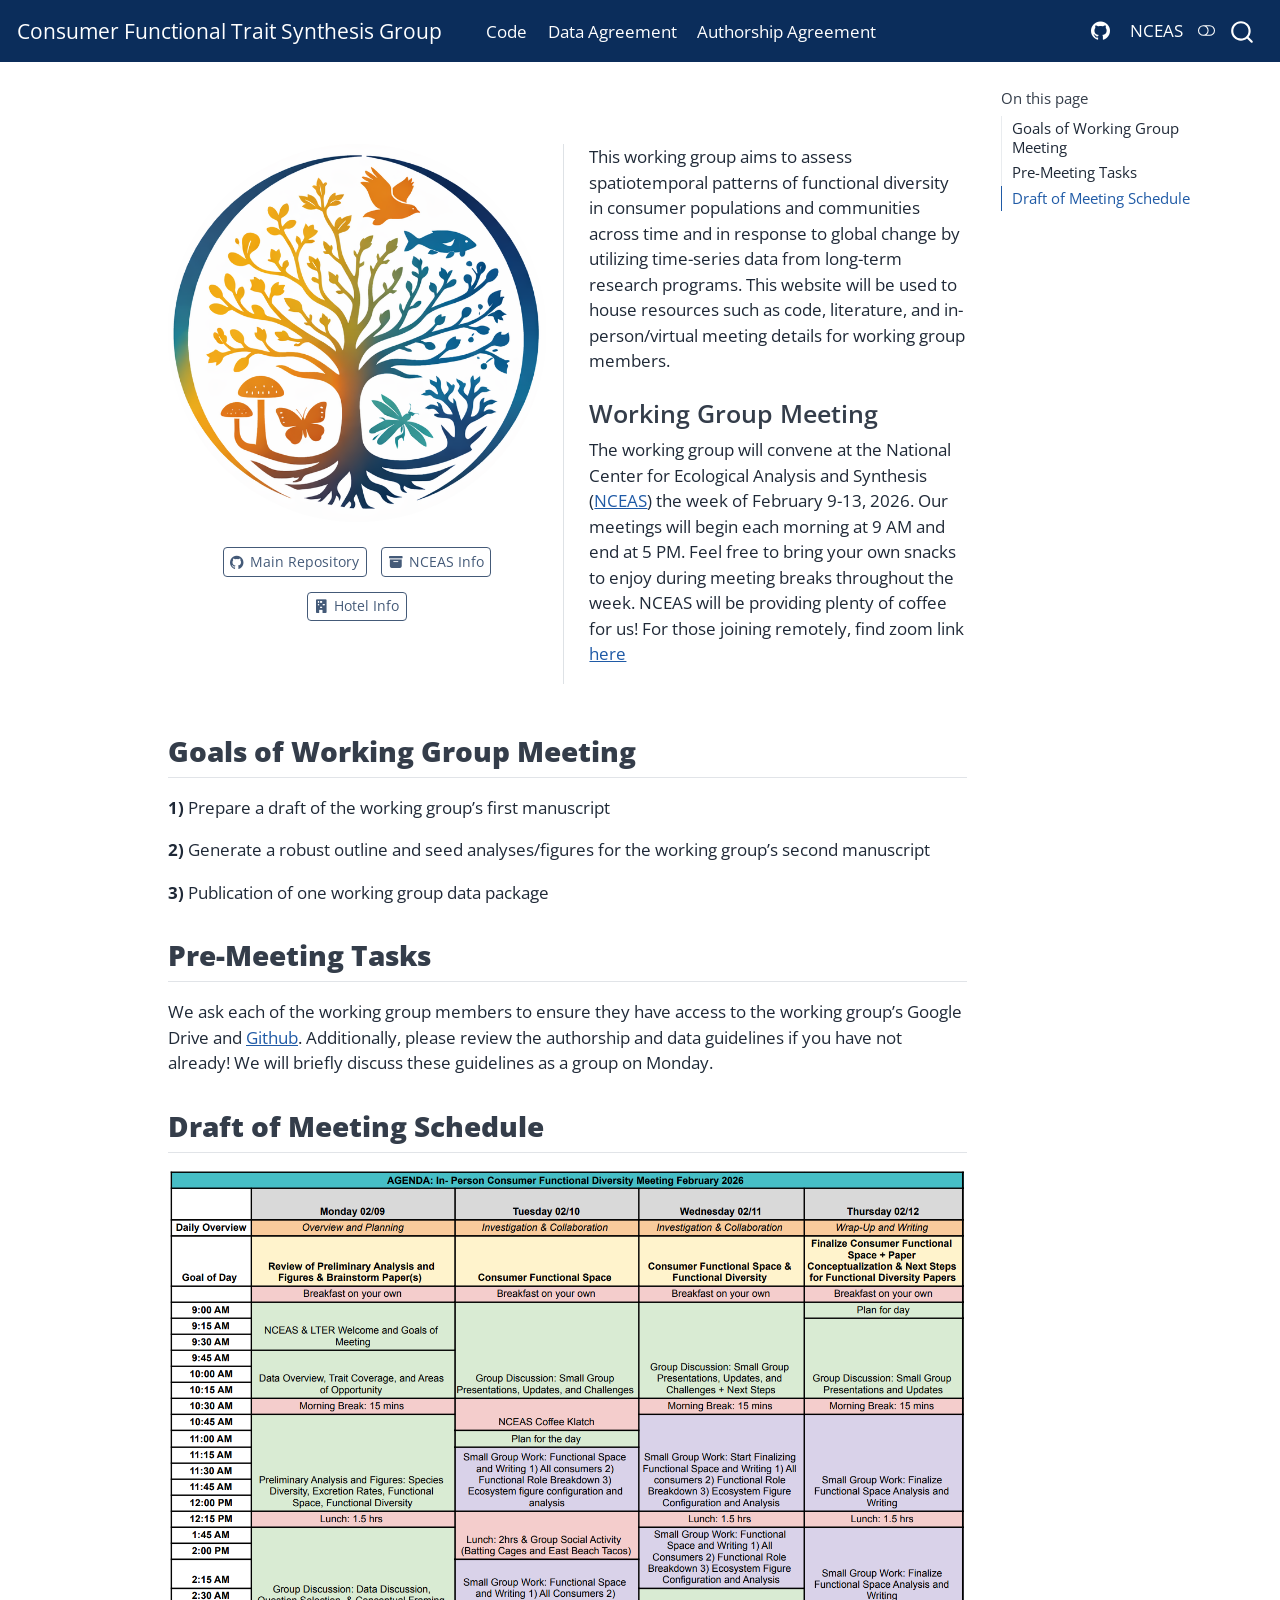
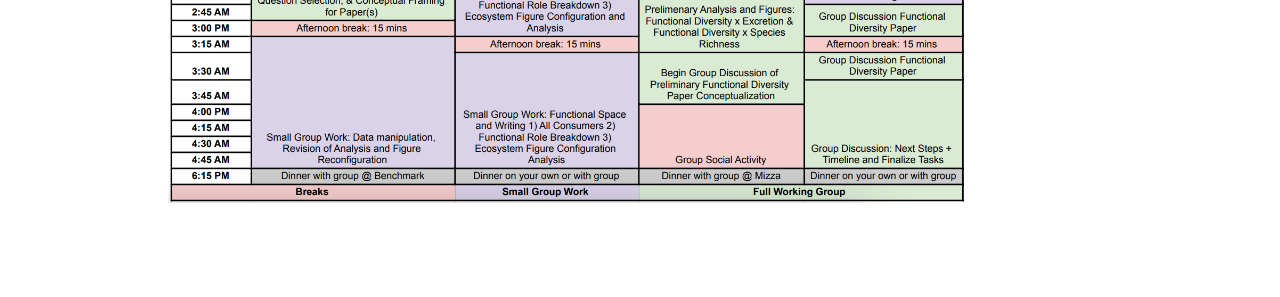
<file: docs/index.html>
<!DOCTYPE html>
<html xmlns="http://www.w3.org/1999/xhtml" lang="en" xml:lang="en"><head>

<meta charset="utf-8">
<meta name="generator" content="quarto-1.3.361">

<meta name="viewport" content="width=device-width, initial-scale=1.0, user-scalable=yes">


<title>Consumer Functional Trait Synthesis Group</title>
<style>
code{white-space: pre-wrap;}
span.smallcaps{font-variant: small-caps;}
div.columns{display: flex; gap: min(4vw, 1.5em);}
div.column{flex: auto; overflow-x: auto;}
div.hanging-indent{margin-left: 1.5em; text-indent: -1.5em;}
ul.task-list{list-style: none;}
ul.task-list li input[type="checkbox"] {
  width: 0.8em;
  margin: 0 0.8em 0.2em -1em; /* quarto-specific, see https://github.com/quarto-dev/quarto-cli/issues/4556 */ 
  vertical-align: middle;
}
</style>


<script src="site_libs/quarto-nav/quarto-nav.js"></script>
<script src="site_libs/quarto-nav/headroom.min.js"></script>
<script src="site_libs/clipboard/clipboard.min.js"></script>
<script src="site_libs/quarto-search/autocomplete.umd.js"></script>
<script src="site_libs/quarto-search/fuse.min.js"></script>
<script src="site_libs/quarto-search/quarto-search.js"></script>
<meta name="quarto:offset" content="./">
<link href="./images/hexasticker_mFD.png" rel="icon" type="image/png">
<script src="site_libs/quarto-html/quarto.js"></script>
<script src="site_libs/quarto-html/popper.min.js"></script>
<script src="site_libs/quarto-html/tippy.umd.min.js"></script>
<link href="site_libs/quarto-html/tippy.css" rel="stylesheet">
<link href="site_libs/quarto-html/quarto-syntax-highlighting.css" rel="stylesheet" class="quarto-color-scheme" id="quarto-text-highlighting-styles">
<link href="site_libs/quarto-html/quarto-syntax-highlighting-dark.css" rel="prefetch" class="quarto-color-scheme quarto-color-alternate" id="quarto-text-highlighting-styles">
<script src="site_libs/bootstrap/bootstrap.min.js"></script>
<link href="site_libs/bootstrap/bootstrap-icons.css" rel="stylesheet">
<link href="site_libs/bootstrap/bootstrap.min.css" rel="stylesheet" class="quarto-color-scheme" id="quarto-bootstrap" data-mode="light">
<link href="site_libs/bootstrap/bootstrap-dark.min.css" rel="prefetch" class="quarto-color-scheme quarto-color-alternate" id="quarto-bootstrap" data-mode="dark">
<script id="quarto-search-options" type="application/json">{
  "location": "navbar",
  "copy-button": false,
  "collapse-after": 3,
  "panel-placement": "end",
  "type": "overlay",
  "limit": 20,
  "language": {
    "search-no-results-text": "No results",
    "search-matching-documents-text": "matching documents",
    "search-copy-link-title": "Copy link to search",
    "search-hide-matches-text": "Hide additional matches",
    "search-more-match-text": "more match in this document",
    "search-more-matches-text": "more matches in this document",
    "search-clear-button-title": "Clear",
    "search-detached-cancel-button-title": "Cancel",
    "search-submit-button-title": "Submit",
    "search-label": "Search"
  }
}</script>


</head>

<body class="nav-fixed">

<div id="quarto-search-results"></div>
  <header id="quarto-header" class="headroom fixed-top">
    <nav class="navbar navbar-expand-lg navbar-dark ">
      <div class="navbar-container container-fluid">
      <div class="navbar-brand-container">
    <a class="navbar-brand" href="./index.html">
    <span class="navbar-title">Consumer Functional Trait Synthesis Group</span>
    </a>
  </div>
            <div id="quarto-search" class="" title="Search"></div>
          <button class="navbar-toggler" type="button" data-bs-toggle="collapse" data-bs-target="#navbarCollapse" aria-controls="navbarCollapse" aria-expanded="false" aria-label="Toggle navigation" onclick="if (window.quartoToggleHeadroom) { window.quartoToggleHeadroom(); }">
  <span class="navbar-toggler-icon"></span>
</button>
          <div class="collapse navbar-collapse" id="navbarCollapse">
            <ul class="navbar-nav navbar-nav-scroll me-auto">
  <li class="nav-item">
    <a class="nav-link" href="./code.html" rel="" target="">
 <span class="menu-text">Code</span></a>
  </li>  
  <li class="nav-item">
    <a class="nav-link" href="./data_agreement.html" rel="" target="">
 <span class="menu-text">Data Agreement</span></a>
  </li>  
  <li class="nav-item">
    <a class="nav-link" href="./auth_agreement.html" rel="" target="">
 <span class="menu-text">Authorship Agreement</span></a>
  </li>  
</ul>
            <ul class="navbar-nav navbar-nav-scroll ms-auto">
  <li class="nav-item compact">
    <a class="nav-link" href="https://github.com/lter/lter-sparc-consumer-fxn-diversity" rel="" target=""><i class="bi bi-github" role="img">
</i> 
 <span class="menu-text"></span></a>
  </li>  
  <li class="nav-item">
    <a class="nav-link" href="https://www.nceas.ucsb.edu/visiting-NCEAS" rel="" target="">
 <span class="menu-text">NCEAS</span></a>
  </li>  
</ul>
            <div class="quarto-navbar-tools">
  <a href="" class="quarto-color-scheme-toggle quarto-navigation-tool  px-1" onclick="window.quartoToggleColorScheme(); return false;" title="Toggle dark mode"><i class="bi"></i></a>
</div>
          </div> <!-- /navcollapse -->
      </div> <!-- /container-fluid -->
    </nav>
</header>
<!-- content -->
<div id="quarto-content" class="quarto-container page-columns page-rows-contents page-layout-article page-navbar">
<!-- sidebar -->
<!-- margin-sidebar -->
    <div id="quarto-margin-sidebar" class="sidebar margin-sidebar">
        <nav id="TOC" role="doc-toc" class="toc-active">
    <h2 id="toc-title">On this page</h2>
   
  <ul>
  <li><a href="#goals-of-working-group-meeting" id="toc-goals-of-working-group-meeting" class="nav-link active" data-scroll-target="#goals-of-working-group-meeting"><strong>Goals of Working Group Meeting</strong></a></li>
  <li><a href="#pre-meeting-tasks" id="toc-pre-meeting-tasks" class="nav-link" data-scroll-target="#pre-meeting-tasks"><strong>Pre-Meeting Tasks</strong></a></li>
  <li><a href="#draft-of-meeting-schedule" id="toc-draft-of-meeting-schedule" class="nav-link" data-scroll-target="#draft-of-meeting-schedule"><strong>Draft of Meeting Schedule</strong></a></li>
  </ul>
</nav>
    </div>
<!-- main -->
<main class="content" id="quarto-document-content">



<div class="quarto-about-trestles">
  <div class="about-entity">
    <img src="images/fnxDiversity image.png" class="about-image
  round " style="height: 10cm; width: 10cm;">
    <div class="about-links">
  <a href="https://github.com/lter/lter-sparc-consumer-fxn-diversity" class="about-link" rel="" target="">
    <i class="bi bi-github"></i>
     <span class="about-link-text">Main Repository</span>
  </a>
  <a href="https://www.nceas.ucsb.edu/visiting-NCEAS" class="about-link" rel="" target="">
    <i class="bi bi-archive-fill"></i>
     <span class="about-link-text">NCEAS Info</span>
  </a>
  <a href="https://uphamhotel.com/" class="about-link" rel="" target="">
    <i class="bi bi-building-fill"></i>
     <span class="about-link-text">Hotel Info</span>
  </a>
</div>
  </div>
  <div class="about-contents"><div id="header">
<p>This working group aims to assess spatiotemporal patterns of functional diversity in consumer populations and communities across time and in response to global change by utilizing time-series data from long-term research programs. This website will be used to house resources such as code, literature, and in-person/virtual meeting details for working group members.</p>
<section id="working-group-meeting" class="level3">
<h3 data-anchor-id="working-group-meeting">Working Group Meeting</h3>
<p>The working group will convene at the National Center for Ecological Analysis and Synthesis (<a href="https://www.nceas.ucsb.edu/">NCEAS</a>) the week of February 9-13, 2026. Our meetings will begin each morning at 9 AM and end at 5 PM. Feel free to bring your own snacks to enjoy during meeting breaks throughout the week. NCEAS will be providing plenty of coffee for us! For those joining remotely, find zoom link <a href="https://ucsb.zoom.us/j/82585962094?pwd=4uXbTAja5N0ax3fXkJzKXabPJ9amWF.1">here</a></p>
</section>
</div></div>
</div>

<section id="goals-of-working-group-meeting" class="level2">
<h2 data-anchor-id="goals-of-working-group-meeting"><strong>Goals of Working Group Meeting</strong></h2>
<p><strong>1)</strong> Prepare a draft of the working group’s first manuscript</p>
<p><strong>2)</strong> Generate a robust outline and seed analyses/figures for the working group’s second manuscript</p>
<p><strong>3)</strong> Publication of one working group data package</p>
</section>
<section id="pre-meeting-tasks" class="level2">
<h2 data-anchor-id="pre-meeting-tasks"><strong>Pre-Meeting Tasks</strong></h2>
<p>We ask each of the working group members to ensure they have access to the working group’s Google Drive and <a href="https://github.com/lter/lter-sparc-consumer-fxn-diversity">Github</a>. Additionally, please review the authorship and data guidelines if you have not already! We will briefly discuss these guidelines as a group on Monday.</p>
</section>
<section id="draft-of-meeting-schedule" class="level2">
<h2 data-anchor-id="draft-of-meeting-schedule"><strong>Draft of Meeting Schedule</strong></h2>
<p><img src="images/sched.png" class="img-fluid"></p>



</section>

</main> <!-- /main -->
<script id="quarto-html-after-body" type="application/javascript">
window.document.addEventListener("DOMContentLoaded", function (event) {
  const toggleBodyColorMode = (bsSheetEl) => {
    const mode = bsSheetEl.getAttribute("data-mode");
    const bodyEl = window.document.querySelector("body");
    if (mode === "dark") {
      bodyEl.classList.add("quarto-dark");
      bodyEl.classList.remove("quarto-light");
    } else {
      bodyEl.classList.add("quarto-light");
      bodyEl.classList.remove("quarto-dark");
    }
  }
  const toggleBodyColorPrimary = () => {
    const bsSheetEl = window.document.querySelector("link#quarto-bootstrap");
    if (bsSheetEl) {
      toggleBodyColorMode(bsSheetEl);
    }
  }
  toggleBodyColorPrimary();  
  const disableStylesheet = (stylesheets) => {
    for (let i=0; i < stylesheets.length; i++) {
      const stylesheet = stylesheets[i];
      stylesheet.rel = 'prefetch';
    }
  }
  const enableStylesheet = (stylesheets) => {
    for (let i=0; i < stylesheets.length; i++) {
      const stylesheet = stylesheets[i];
      stylesheet.rel = 'stylesheet';
    }
  }
  const manageTransitions = (selector, allowTransitions) => {
    const els = window.document.querySelectorAll(selector);
    for (let i=0; i < els.length; i++) {
      const el = els[i];
      if (allowTransitions) {
        el.classList.remove('notransition');
      } else {
        el.classList.add('notransition');
      }
    }
  }
  const toggleColorMode = (alternate) => {
    // Switch the stylesheets
    const alternateStylesheets = window.document.querySelectorAll('link.quarto-color-scheme.quarto-color-alternate');
    manageTransitions('#quarto-margin-sidebar .nav-link', false);
    if (alternate) {
      enableStylesheet(alternateStylesheets);
      for (const sheetNode of alternateStylesheets) {
        if (sheetNode.id === "quarto-bootstrap") {
          toggleBodyColorMode(sheetNode);
        }
      }
    } else {
      disableStylesheet(alternateStylesheets);
      toggleBodyColorPrimary();
    }
    manageTransitions('#quarto-margin-sidebar .nav-link', true);
    // Switch the toggles
    const toggles = window.document.querySelectorAll('.quarto-color-scheme-toggle');
    for (let i=0; i < toggles.length; i++) {
      const toggle = toggles[i];
      if (toggle) {
        if (alternate) {
          toggle.classList.add("alternate");     
        } else {
          toggle.classList.remove("alternate");
        }
      }
    }
    // Hack to workaround the fact that safari doesn't
    // properly recolor the scrollbar when toggling (#1455)
    if (navigator.userAgent.indexOf('Safari') > 0 && navigator.userAgent.indexOf('Chrome') == -1) {
      manageTransitions("body", false);
      window.scrollTo(0, 1);
      setTimeout(() => {
        window.scrollTo(0, 0);
        manageTransitions("body", true);
      }, 40);  
    }
  }
  const isFileUrl = () => { 
    return window.location.protocol === 'file:';
  }
  const hasAlternateSentinel = () => {  
    let styleSentinel = getColorSchemeSentinel();
    if (styleSentinel !== null) {
      return styleSentinel === "alternate";
    } else {
      return false;
    }
  }
  const setStyleSentinel = (alternate) => {
    const value = alternate ? "alternate" : "default";
    if (!isFileUrl()) {
      window.localStorage.setItem("quarto-color-scheme", value);
    } else {
      localAlternateSentinel = value;
    }
  }
  const getColorSchemeSentinel = () => {
    if (!isFileUrl()) {
      const storageValue = window.localStorage.getItem("quarto-color-scheme");
      return storageValue != null ? storageValue : localAlternateSentinel;
    } else {
      return localAlternateSentinel;
    }
  }
  let localAlternateSentinel = 'default';
  // Dark / light mode switch
  window.quartoToggleColorScheme = () => {
    // Read the current dark / light value 
    let toAlternate = !hasAlternateSentinel();
    toggleColorMode(toAlternate);
    setStyleSentinel(toAlternate);
  };
  // Ensure there is a toggle, if there isn't float one in the top right
  if (window.document.querySelector('.quarto-color-scheme-toggle') === null) {
    const a = window.document.createElement('a');
    a.classList.add('top-right');
    a.classList.add('quarto-color-scheme-toggle');
    a.href = "";
    a.onclick = function() { try { window.quartoToggleColorScheme(); } catch {} return false; };
    const i = window.document.createElement("i");
    i.classList.add('bi');
    a.appendChild(i);
    window.document.body.appendChild(a);
  }
  // Switch to dark mode if need be
  if (hasAlternateSentinel()) {
    toggleColorMode(true);
  } else {
    toggleColorMode(false);
  }
  const isCodeAnnotation = (el) => {
    for (const clz of el.classList) {
      if (clz.startsWith('code-annotation-')) {                     
        return true;
      }
    }
    return false;
  }
  const clipboard = new window.ClipboardJS('.code-copy-button', {
    text: function(trigger) {
      const codeEl = trigger.previousElementSibling.cloneNode(true);
      for (const childEl of codeEl.children) {
        if (isCodeAnnotation(childEl)) {
          childEl.remove();
        }
      }
      return codeEl.innerText;
    }
  });
  clipboard.on('success', function(e) {
    // button target
    const button = e.trigger;
    // don't keep focus
    button.blur();
    // flash "checked"
    button.classList.add('code-copy-button-checked');
    var currentTitle = button.getAttribute("title");
    button.setAttribute("title", "Copied!");
    let tooltip;
    if (window.bootstrap) {
      button.setAttribute("data-bs-toggle", "tooltip");
      button.setAttribute("data-bs-placement", "left");
      button.setAttribute("data-bs-title", "Copied!");
      tooltip = new bootstrap.Tooltip(button, 
        { trigger: "manual", 
          customClass: "code-copy-button-tooltip",
          offset: [0, -8]});
      tooltip.show();    
    }
    setTimeout(function() {
      if (tooltip) {
        tooltip.hide();
        button.removeAttribute("data-bs-title");
        button.removeAttribute("data-bs-toggle");
        button.removeAttribute("data-bs-placement");
      }
      button.setAttribute("title", currentTitle);
      button.classList.remove('code-copy-button-checked');
    }, 1000);
    // clear code selection
    e.clearSelection();
  });
  function tippyHover(el, contentFn) {
    const config = {
      allowHTML: true,
      content: contentFn,
      maxWidth: 500,
      delay: 100,
      arrow: false,
      appendTo: function(el) {
          return el.parentElement;
      },
      interactive: true,
      interactiveBorder: 10,
      theme: 'quarto',
      placement: 'bottom-start'
    };
    window.tippy(el, config); 
  }
  const noterefs = window.document.querySelectorAll('a[role="doc-noteref"]');
  for (var i=0; i<noterefs.length; i++) {
    const ref = noterefs[i];
    tippyHover(ref, function() {
      // use id or data attribute instead here
      let href = ref.getAttribute('data-footnote-href') || ref.getAttribute('href');
      try { href = new URL(href).hash; } catch {}
      const id = href.replace(/^#\/?/, "");
      const note = window.document.getElementById(id);
      return note.innerHTML;
    });
  }
      let selectedAnnoteEl;
      const selectorForAnnotation = ( cell, annotation) => {
        let cellAttr = 'data-code-cell="' + cell + '"';
        let lineAttr = 'data-code-annotation="' +  annotation + '"';
        const selector = 'span[' + cellAttr + '][' + lineAttr + ']';
        return selector;
      }
      const selectCodeLines = (annoteEl) => {
        const doc = window.document;
        const targetCell = annoteEl.getAttribute("data-target-cell");
        const targetAnnotation = annoteEl.getAttribute("data-target-annotation");
        const annoteSpan = window.document.querySelector(selectorForAnnotation(targetCell, targetAnnotation));
        const lines = annoteSpan.getAttribute("data-code-lines").split(",");
        const lineIds = lines.map((line) => {
          return targetCell + "-" + line;
        })
        let top = null;
        let height = null;
        let parent = null;
        if (lineIds.length > 0) {
            //compute the position of the single el (top and bottom and make a div)
            const el = window.document.getElementById(lineIds[0]);
            top = el.offsetTop;
            height = el.offsetHeight;
            parent = el.parentElement.parentElement;
          if (lineIds.length > 1) {
            const lastEl = window.document.getElementById(lineIds[lineIds.length - 1]);
            const bottom = lastEl.offsetTop + lastEl.offsetHeight;
            height = bottom - top;
          }
          if (top !== null && height !== null && parent !== null) {
            // cook up a div (if necessary) and position it 
            let div = window.document.getElementById("code-annotation-line-highlight");
            if (div === null) {
              div = window.document.createElement("div");
              div.setAttribute("id", "code-annotation-line-highlight");
              div.style.position = 'absolute';
              parent.appendChild(div);
            }
            div.style.top = top - 2 + "px";
            div.style.height = height + 4 + "px";
            let gutterDiv = window.document.getElementById("code-annotation-line-highlight-gutter");
            if (gutterDiv === null) {
              gutterDiv = window.document.createElement("div");
              gutterDiv.setAttribute("id", "code-annotation-line-highlight-gutter");
              gutterDiv.style.position = 'absolute';
              const codeCell = window.document.getElementById(targetCell);
              const gutter = codeCell.querySelector('.code-annotation-gutter');
              gutter.appendChild(gutterDiv);
            }
            gutterDiv.style.top = top - 2 + "px";
            gutterDiv.style.height = height + 4 + "px";
          }
          selectedAnnoteEl = annoteEl;
        }
      };
      const unselectCodeLines = () => {
        const elementsIds = ["code-annotation-line-highlight", "code-annotation-line-highlight-gutter"];
        elementsIds.forEach((elId) => {
          const div = window.document.getElementById(elId);
          if (div) {
            div.remove();
          }
        });
        selectedAnnoteEl = undefined;
      };
      // Attach click handler to the DT
      const annoteDls = window.document.querySelectorAll('dt[data-target-cell]');
      for (const annoteDlNode of annoteDls) {
        annoteDlNode.addEventListener('click', (event) => {
          const clickedEl = event.target;
          if (clickedEl !== selectedAnnoteEl) {
            unselectCodeLines();
            const activeEl = window.document.querySelector('dt[data-target-cell].code-annotation-active');
            if (activeEl) {
              activeEl.classList.remove('code-annotation-active');
            }
            selectCodeLines(clickedEl);
            clickedEl.classList.add('code-annotation-active');
          } else {
            // Unselect the line
            unselectCodeLines();
            clickedEl.classList.remove('code-annotation-active');
          }
        });
      }
  const findCites = (el) => {
    const parentEl = el.parentElement;
    if (parentEl) {
      const cites = parentEl.dataset.cites;
      if (cites) {
        return {
          el,
          cites: cites.split(' ')
        };
      } else {
        return findCites(el.parentElement)
      }
    } else {
      return undefined;
    }
  };
  var bibliorefs = window.document.querySelectorAll('a[role="doc-biblioref"]');
  for (var i=0; i<bibliorefs.length; i++) {
    const ref = bibliorefs[i];
    const citeInfo = findCites(ref);
    if (citeInfo) {
      tippyHover(citeInfo.el, function() {
        var popup = window.document.createElement('div');
        citeInfo.cites.forEach(function(cite) {
          var citeDiv = window.document.createElement('div');
          citeDiv.classList.add('hanging-indent');
          citeDiv.classList.add('csl-entry');
          var biblioDiv = window.document.getElementById('ref-' + cite);
          if (biblioDiv) {
            citeDiv.innerHTML = biblioDiv.innerHTML;
          }
          popup.appendChild(citeDiv);
        });
        return popup.innerHTML;
      });
    }
  }
    var localhostRegex = new RegExp(/^(?:http|https):\/\/localhost\:?[0-9]*\//);
      var filterRegex = new RegExp('/' + window.location.host + '/');
    var isInternal = (href) => {
        return filterRegex.test(href) || localhostRegex.test(href);
    }
    // Inspect non-navigation links and adorn them if external
 	var links = window.document.querySelectorAll('a[href]:not(.nav-link):not(.navbar-brand):not(.toc-action):not(.sidebar-link):not(.sidebar-item-toggle):not(.pagination-link):not(.no-external):not([aria-hidden]):not(.dropdown-item)');
    for (var i=0; i<links.length; i++) {
      const link = links[i];
      if (!isInternal(link.href)) {
          // target, if specified
          link.setAttribute("target", "_blank");
      }
    }
});
</script>
</div> <!-- /content -->



</body></html>
</file>
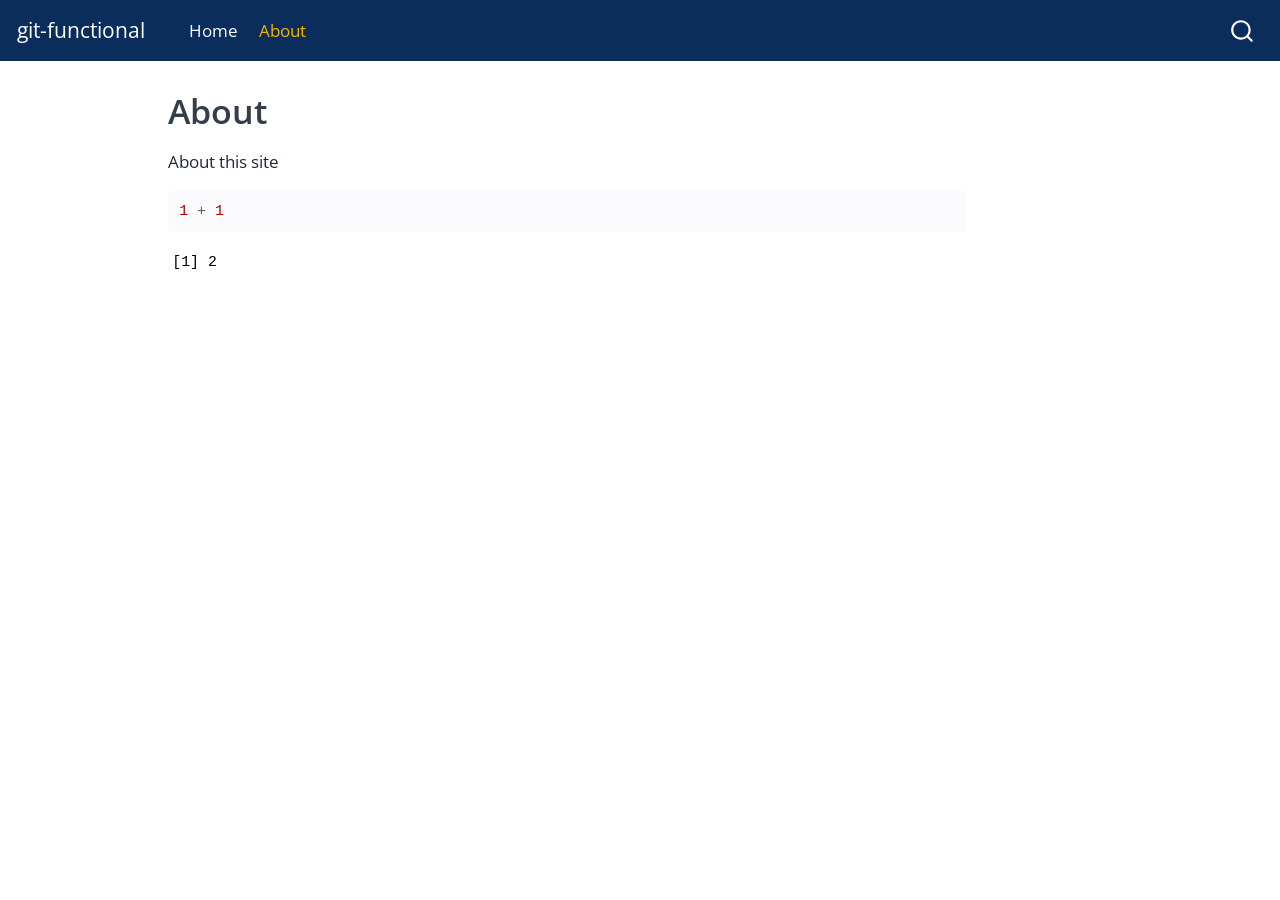
<file: docs/about.html>
<!DOCTYPE html>
<html xmlns="http://www.w3.org/1999/xhtml" lang="en" xml:lang="en"><head>

<meta charset="utf-8">
<meta name="generator" content="quarto-1.3.361">

<meta name="viewport" content="width=device-width, initial-scale=1.0, user-scalable=yes">


<title>git-functional - About</title>
<style>
code{white-space: pre-wrap;}
span.smallcaps{font-variant: small-caps;}
div.columns{display: flex; gap: min(4vw, 1.5em);}
div.column{flex: auto; overflow-x: auto;}
div.hanging-indent{margin-left: 1.5em; text-indent: -1.5em;}
ul.task-list{list-style: none;}
ul.task-list li input[type="checkbox"] {
  width: 0.8em;
  margin: 0 0.8em 0.2em -1em; /* quarto-specific, see https://github.com/quarto-dev/quarto-cli/issues/4556 */ 
  vertical-align: middle;
}
/* CSS for syntax highlighting */
pre > code.sourceCode { white-space: pre; position: relative; }
pre > code.sourceCode > span { display: inline-block; line-height: 1.25; }
pre > code.sourceCode > span:empty { height: 1.2em; }
.sourceCode { overflow: visible; }
code.sourceCode > span { color: inherit; text-decoration: inherit; }
div.sourceCode { margin: 1em 0; }
pre.sourceCode { margin: 0; }
@media screen {
div.sourceCode { overflow: auto; }
}
@media print {
pre > code.sourceCode { white-space: pre-wrap; }
pre > code.sourceCode > span { text-indent: -5em; padding-left: 5em; }
}
pre.numberSource code
  { counter-reset: source-line 0; }
pre.numberSource code > span
  { position: relative; left: -4em; counter-increment: source-line; }
pre.numberSource code > span > a:first-child::before
  { content: counter(source-line);
    position: relative; left: -1em; text-align: right; vertical-align: baseline;
    border: none; display: inline-block;
    -webkit-touch-callout: none; -webkit-user-select: none;
    -khtml-user-select: none; -moz-user-select: none;
    -ms-user-select: none; user-select: none;
    padding: 0 4px; width: 4em;
  }
pre.numberSource { margin-left: 3em;  padding-left: 4px; }
div.sourceCode
  {   }
@media screen {
pre > code.sourceCode > span > a:first-child::before { text-decoration: underline; }
}
</style>


<script src="site_libs/quarto-nav/quarto-nav.js"></script>
<script src="site_libs/quarto-nav/headroom.min.js"></script>
<script src="site_libs/clipboard/clipboard.min.js"></script>
<script src="site_libs/quarto-search/autocomplete.umd.js"></script>
<script src="site_libs/quarto-search/fuse.min.js"></script>
<script src="site_libs/quarto-search/quarto-search.js"></script>
<meta name="quarto:offset" content="./">
<script src="site_libs/quarto-html/quarto.js"></script>
<script src="site_libs/quarto-html/popper.min.js"></script>
<script src="site_libs/quarto-html/tippy.umd.min.js"></script>
<script src="site_libs/quarto-html/anchor.min.js"></script>
<link href="site_libs/quarto-html/tippy.css" rel="stylesheet">
<link href="site_libs/quarto-html/quarto-syntax-highlighting.css" rel="stylesheet" id="quarto-text-highlighting-styles">
<script src="site_libs/bootstrap/bootstrap.min.js"></script>
<link href="site_libs/bootstrap/bootstrap-icons.css" rel="stylesheet">
<link href="site_libs/bootstrap/bootstrap.min.css" rel="stylesheet" id="quarto-bootstrap" data-mode="light">
<script id="quarto-search-options" type="application/json">{
  "location": "navbar",
  "copy-button": false,
  "collapse-after": 3,
  "panel-placement": "end",
  "type": "overlay",
  "limit": 20,
  "language": {
    "search-no-results-text": "No results",
    "search-matching-documents-text": "matching documents",
    "search-copy-link-title": "Copy link to search",
    "search-hide-matches-text": "Hide additional matches",
    "search-more-match-text": "more match in this document",
    "search-more-matches-text": "more matches in this document",
    "search-clear-button-title": "Clear",
    "search-detached-cancel-button-title": "Cancel",
    "search-submit-button-title": "Submit",
    "search-label": "Search"
  }
}</script>


<link rel="stylesheet" href="styles.css">
</head>

<body class="nav-fixed">

<div id="quarto-search-results"></div>
  <header id="quarto-header" class="headroom fixed-top">
    <nav class="navbar navbar-expand-lg navbar-dark ">
      <div class="navbar-container container-fluid">
      <div class="navbar-brand-container">
    <a class="navbar-brand" href="./index.html">
    <span class="navbar-title">git-functional</span>
    </a>
  </div>
            <div id="quarto-search" class="" title="Search"></div>
          <button class="navbar-toggler" type="button" data-bs-toggle="collapse" data-bs-target="#navbarCollapse" aria-controls="navbarCollapse" aria-expanded="false" aria-label="Toggle navigation" onclick="if (window.quartoToggleHeadroom) { window.quartoToggleHeadroom(); }">
  <span class="navbar-toggler-icon"></span>
</button>
          <div class="collapse navbar-collapse" id="navbarCollapse">
            <ul class="navbar-nav navbar-nav-scroll me-auto">
  <li class="nav-item">
    <a class="nav-link" href="./index.html" rel="" target="">
 <span class="menu-text">Home</span></a>
  </li>  
  <li class="nav-item">
    <a class="nav-link active" href="./about.html" rel="" target="" aria-current="page">
 <span class="menu-text">About</span></a>
  </li>  
</ul>
            <div class="quarto-navbar-tools ms-auto">
</div>
          </div> <!-- /navcollapse -->
      </div> <!-- /container-fluid -->
    </nav>
</header>
<!-- content -->
<div id="quarto-content" class="quarto-container page-columns page-rows-contents page-layout-article page-navbar">
<!-- sidebar -->
<!-- margin-sidebar -->
    <div id="quarto-margin-sidebar" class="sidebar margin-sidebar">
        
    </div>
<!-- main -->
<main class="content" id="quarto-document-content">

<header id="title-block-header" class="quarto-title-block default">
<div class="quarto-title">
<h1 class="title">About</h1>
</div>



<div class="quarto-title-meta">

    
  
    
  </div>
  

</header>

<p>About this site</p>
<div class="cell">
<div class="sourceCode cell-code" id="cb1"><pre class="sourceCode r code-with-copy"><code class="sourceCode r"><span id="cb1-1"><a href="#cb1-1" aria-hidden="true" tabindex="-1"></a><span class="dv">1</span> <span class="sc">+</span> <span class="dv">1</span></span></code><button title="Copy to Clipboard" class="code-copy-button"><i class="bi"></i></button></pre></div>
<div class="cell-output cell-output-stdout">
<pre><code>[1] 2</code></pre>
</div>
</div>



</main> <!-- /main -->
<script id="quarto-html-after-body" type="application/javascript">
window.document.addEventListener("DOMContentLoaded", function (event) {
  const toggleBodyColorMode = (bsSheetEl) => {
    const mode = bsSheetEl.getAttribute("data-mode");
    const bodyEl = window.document.querySelector("body");
    if (mode === "dark") {
      bodyEl.classList.add("quarto-dark");
      bodyEl.classList.remove("quarto-light");
    } else {
      bodyEl.classList.add("quarto-light");
      bodyEl.classList.remove("quarto-dark");
    }
  }
  const toggleBodyColorPrimary = () => {
    const bsSheetEl = window.document.querySelector("link#quarto-bootstrap");
    if (bsSheetEl) {
      toggleBodyColorMode(bsSheetEl);
    }
  }
  toggleBodyColorPrimary();  
  const icon = "";
  const anchorJS = new window.AnchorJS();
  anchorJS.options = {
    placement: 'right',
    icon: icon
  };
  anchorJS.add('.anchored');
  const isCodeAnnotation = (el) => {
    for (const clz of el.classList) {
      if (clz.startsWith('code-annotation-')) {                     
        return true;
      }
    }
    return false;
  }
  const clipboard = new window.ClipboardJS('.code-copy-button', {
    text: function(trigger) {
      const codeEl = trigger.previousElementSibling.cloneNode(true);
      for (const childEl of codeEl.children) {
        if (isCodeAnnotation(childEl)) {
          childEl.remove();
        }
      }
      return codeEl.innerText;
    }
  });
  clipboard.on('success', function(e) {
    // button target
    const button = e.trigger;
    // don't keep focus
    button.blur();
    // flash "checked"
    button.classList.add('code-copy-button-checked');
    var currentTitle = button.getAttribute("title");
    button.setAttribute("title", "Copied!");
    let tooltip;
    if (window.bootstrap) {
      button.setAttribute("data-bs-toggle", "tooltip");
      button.setAttribute("data-bs-placement", "left");
      button.setAttribute("data-bs-title", "Copied!");
      tooltip = new bootstrap.Tooltip(button, 
        { trigger: "manual", 
          customClass: "code-copy-button-tooltip",
          offset: [0, -8]});
      tooltip.show();    
    }
    setTimeout(function() {
      if (tooltip) {
        tooltip.hide();
        button.removeAttribute("data-bs-title");
        button.removeAttribute("data-bs-toggle");
        button.removeAttribute("data-bs-placement");
      }
      button.setAttribute("title", currentTitle);
      button.classList.remove('code-copy-button-checked');
    }, 1000);
    // clear code selection
    e.clearSelection();
  });
  function tippyHover(el, contentFn) {
    const config = {
      allowHTML: true,
      content: contentFn,
      maxWidth: 500,
      delay: 100,
      arrow: false,
      appendTo: function(el) {
          return el.parentElement;
      },
      interactive: true,
      interactiveBorder: 10,
      theme: 'quarto',
      placement: 'bottom-start'
    };
    window.tippy(el, config); 
  }
  const noterefs = window.document.querySelectorAll('a[role="doc-noteref"]');
  for (var i=0; i<noterefs.length; i++) {
    const ref = noterefs[i];
    tippyHover(ref, function() {
      // use id or data attribute instead here
      let href = ref.getAttribute('data-footnote-href') || ref.getAttribute('href');
      try { href = new URL(href).hash; } catch {}
      const id = href.replace(/^#\/?/, "");
      const note = window.document.getElementById(id);
      return note.innerHTML;
    });
  }
      let selectedAnnoteEl;
      const selectorForAnnotation = ( cell, annotation) => {
        let cellAttr = 'data-code-cell="' + cell + '"';
        let lineAttr = 'data-code-annotation="' +  annotation + '"';
        const selector = 'span[' + cellAttr + '][' + lineAttr + ']';
        return selector;
      }
      const selectCodeLines = (annoteEl) => {
        const doc = window.document;
        const targetCell = annoteEl.getAttribute("data-target-cell");
        const targetAnnotation = annoteEl.getAttribute("data-target-annotation");
        const annoteSpan = window.document.querySelector(selectorForAnnotation(targetCell, targetAnnotation));
        const lines = annoteSpan.getAttribute("data-code-lines").split(",");
        const lineIds = lines.map((line) => {
          return targetCell + "-" + line;
        })
        let top = null;
        let height = null;
        let parent = null;
        if (lineIds.length > 0) {
            //compute the position of the single el (top and bottom and make a div)
            const el = window.document.getElementById(lineIds[0]);
            top = el.offsetTop;
            height = el.offsetHeight;
            parent = el.parentElement.parentElement;
          if (lineIds.length > 1) {
            const lastEl = window.document.getElementById(lineIds[lineIds.length - 1]);
            const bottom = lastEl.offsetTop + lastEl.offsetHeight;
            height = bottom - top;
          }
          if (top !== null && height !== null && parent !== null) {
            // cook up a div (if necessary) and position it 
            let div = window.document.getElementById("code-annotation-line-highlight");
            if (div === null) {
              div = window.document.createElement("div");
              div.setAttribute("id", "code-annotation-line-highlight");
              div.style.position = 'absolute';
              parent.appendChild(div);
            }
            div.style.top = top - 2 + "px";
            div.style.height = height + 4 + "px";
            let gutterDiv = window.document.getElementById("code-annotation-line-highlight-gutter");
            if (gutterDiv === null) {
              gutterDiv = window.document.createElement("div");
              gutterDiv.setAttribute("id", "code-annotation-line-highlight-gutter");
              gutterDiv.style.position = 'absolute';
              const codeCell = window.document.getElementById(targetCell);
              const gutter = codeCell.querySelector('.code-annotation-gutter');
              gutter.appendChild(gutterDiv);
            }
            gutterDiv.style.top = top - 2 + "px";
            gutterDiv.style.height = height + 4 + "px";
          }
          selectedAnnoteEl = annoteEl;
        }
      };
      const unselectCodeLines = () => {
        const elementsIds = ["code-annotation-line-highlight", "code-annotation-line-highlight-gutter"];
        elementsIds.forEach((elId) => {
          const div = window.document.getElementById(elId);
          if (div) {
            div.remove();
          }
        });
        selectedAnnoteEl = undefined;
      };
      // Attach click handler to the DT
      const annoteDls = window.document.querySelectorAll('dt[data-target-cell]');
      for (const annoteDlNode of annoteDls) {
        annoteDlNode.addEventListener('click', (event) => {
          const clickedEl = event.target;
          if (clickedEl !== selectedAnnoteEl) {
            unselectCodeLines();
            const activeEl = window.document.querySelector('dt[data-target-cell].code-annotation-active');
            if (activeEl) {
              activeEl.classList.remove('code-annotation-active');
            }
            selectCodeLines(clickedEl);
            clickedEl.classList.add('code-annotation-active');
          } else {
            // Unselect the line
            unselectCodeLines();
            clickedEl.classList.remove('code-annotation-active');
          }
        });
      }
  const findCites = (el) => {
    const parentEl = el.parentElement;
    if (parentEl) {
      const cites = parentEl.dataset.cites;
      if (cites) {
        return {
          el,
          cites: cites.split(' ')
        };
      } else {
        return findCites(el.parentElement)
      }
    } else {
      return undefined;
    }
  };
  var bibliorefs = window.document.querySelectorAll('a[role="doc-biblioref"]');
  for (var i=0; i<bibliorefs.length; i++) {
    const ref = bibliorefs[i];
    const citeInfo = findCites(ref);
    if (citeInfo) {
      tippyHover(citeInfo.el, function() {
        var popup = window.document.createElement('div');
        citeInfo.cites.forEach(function(cite) {
          var citeDiv = window.document.createElement('div');
          citeDiv.classList.add('hanging-indent');
          citeDiv.classList.add('csl-entry');
          var biblioDiv = window.document.getElementById('ref-' + cite);
          if (biblioDiv) {
            citeDiv.innerHTML = biblioDiv.innerHTML;
          }
          popup.appendChild(citeDiv);
        });
        return popup.innerHTML;
      });
    }
  }
});
</script>
</div> <!-- /content -->



</body></html>
</file>
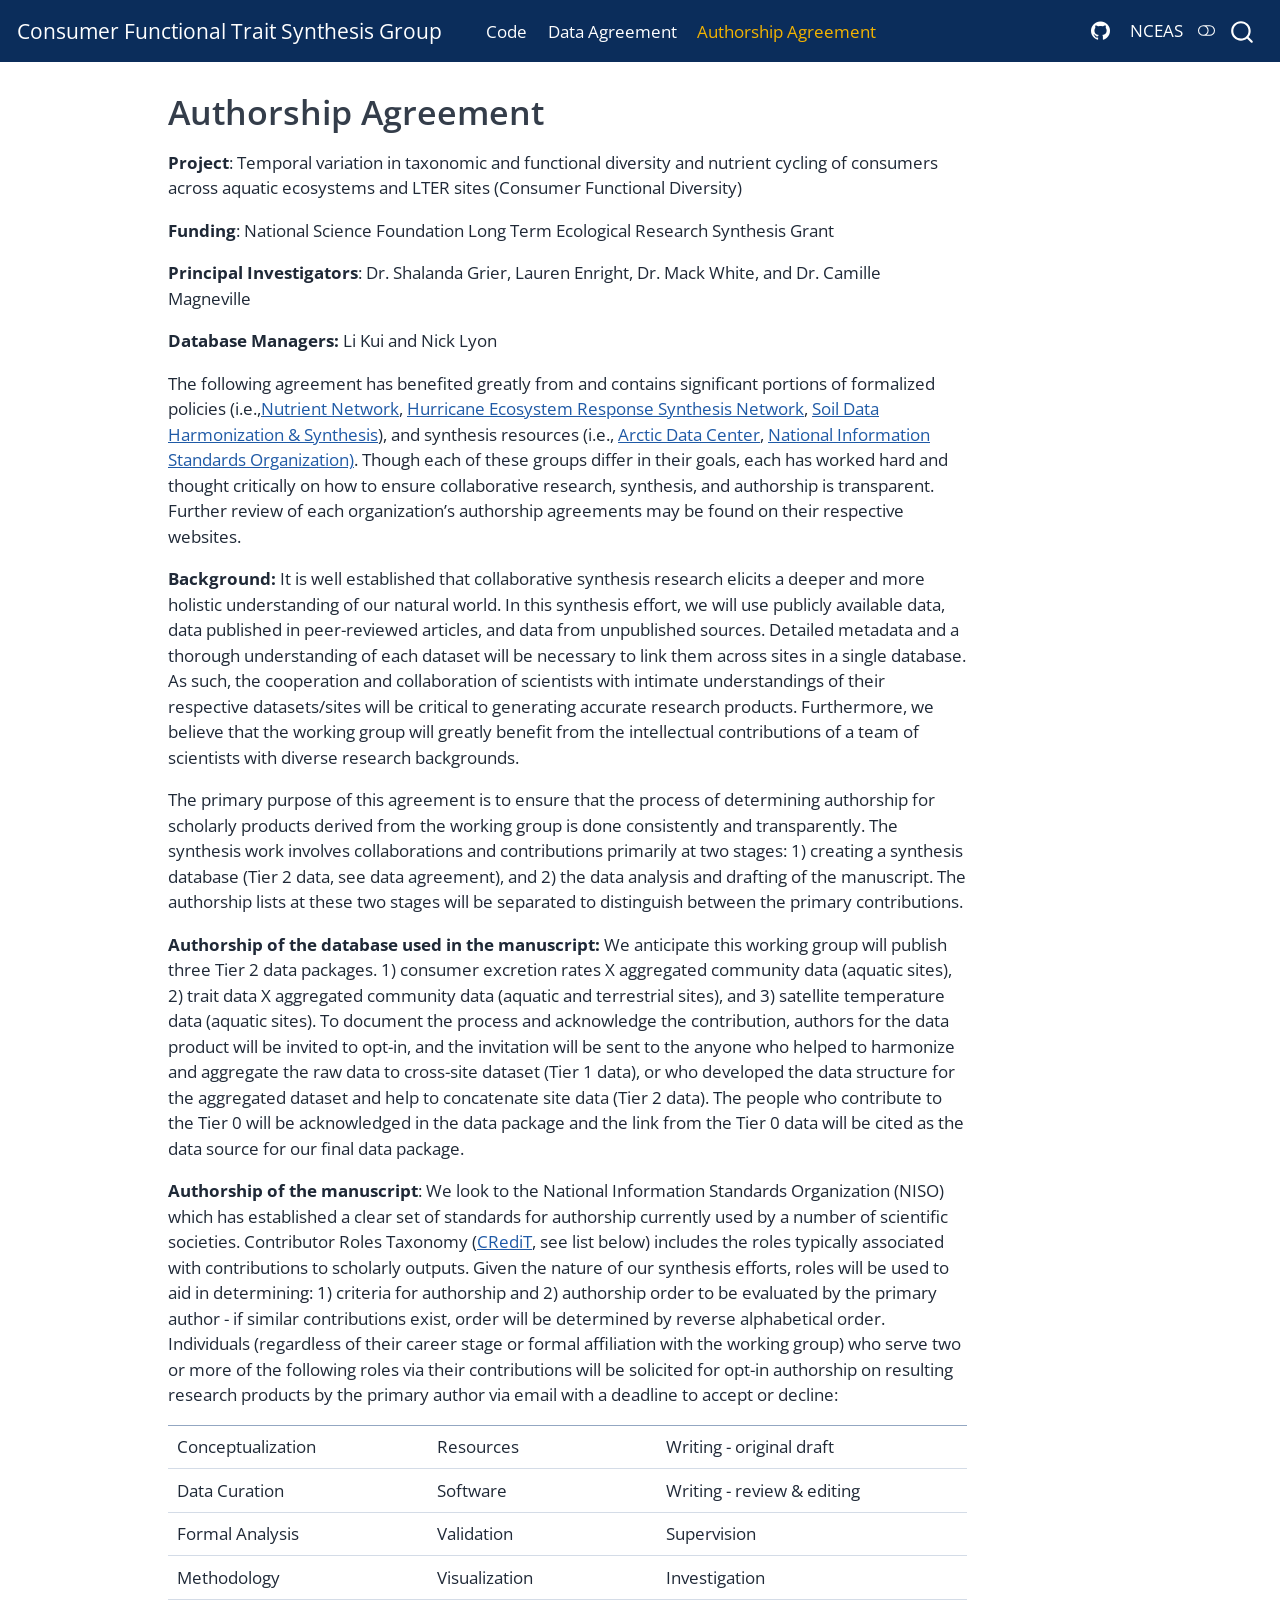
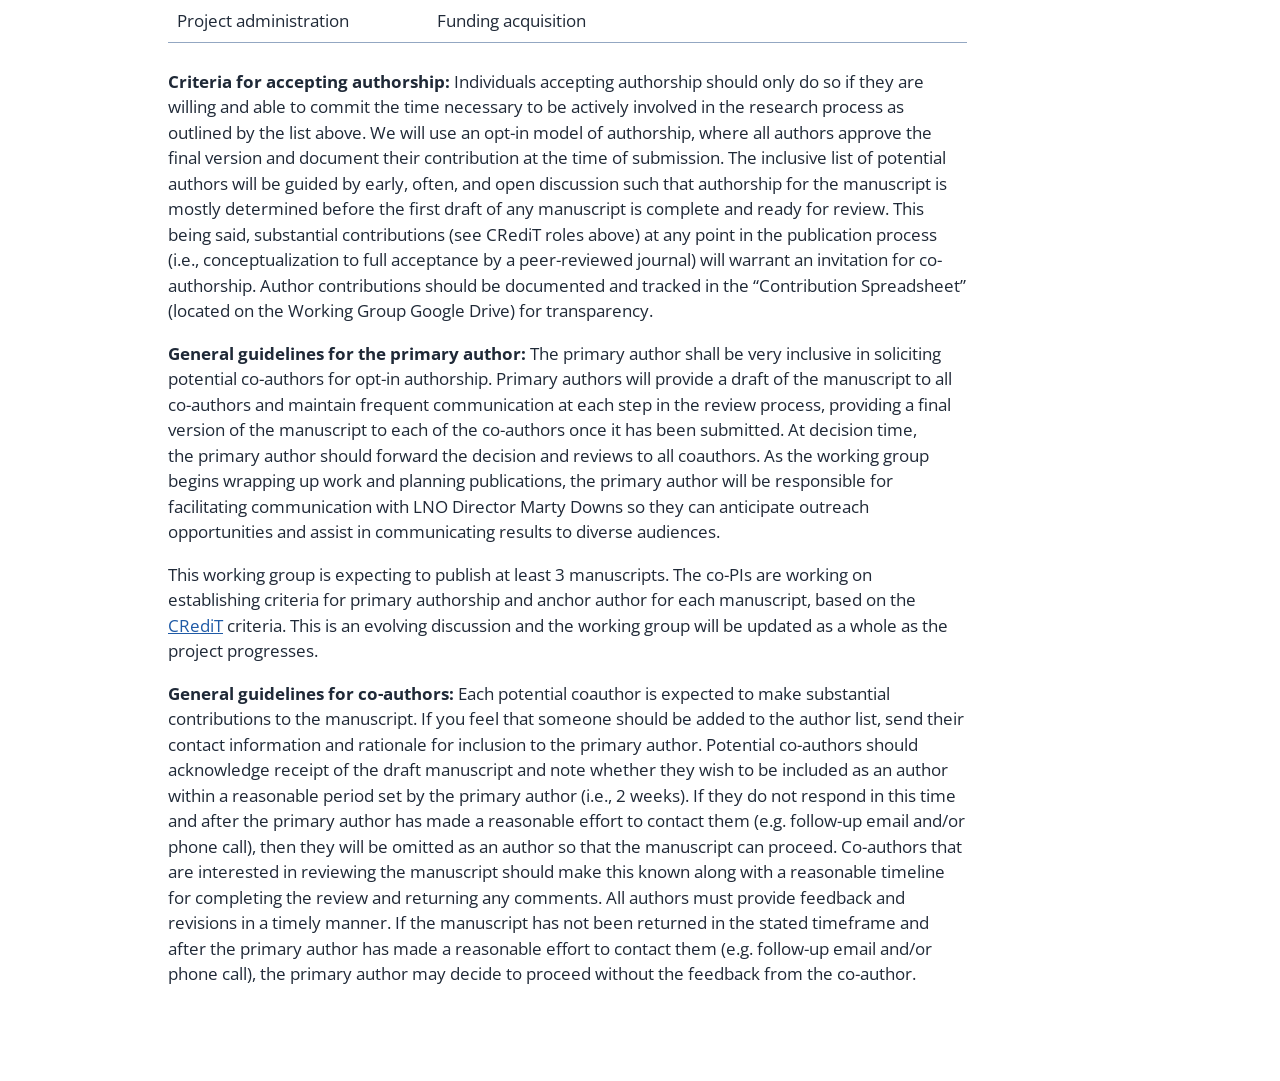
<file: docs/auth_agreement.html>
<!DOCTYPE html>
<html xmlns="http://www.w3.org/1999/xhtml" lang="en" xml:lang="en"><head>

<meta charset="utf-8">
<meta name="generator" content="quarto-1.3.361">

<meta name="viewport" content="width=device-width, initial-scale=1.0, user-scalable=yes">


<title>Consumer Functional Trait Synthesis Group - Authorship Agreement</title>
<style>
code{white-space: pre-wrap;}
span.smallcaps{font-variant: small-caps;}
div.columns{display: flex; gap: min(4vw, 1.5em);}
div.column{flex: auto; overflow-x: auto;}
div.hanging-indent{margin-left: 1.5em; text-indent: -1.5em;}
ul.task-list{list-style: none;}
ul.task-list li input[type="checkbox"] {
  width: 0.8em;
  margin: 0 0.8em 0.2em -1em; /* quarto-specific, see https://github.com/quarto-dev/quarto-cli/issues/4556 */ 
  vertical-align: middle;
}
</style>


<script src="site_libs/quarto-nav/quarto-nav.js"></script>
<script src="site_libs/quarto-nav/headroom.min.js"></script>
<script src="site_libs/clipboard/clipboard.min.js"></script>
<script src="site_libs/quarto-search/autocomplete.umd.js"></script>
<script src="site_libs/quarto-search/fuse.min.js"></script>
<script src="site_libs/quarto-search/quarto-search.js"></script>
<meta name="quarto:offset" content="./">
<link href="./images/hexasticker_mFD.png" rel="icon" type="image/png">
<script src="site_libs/quarto-html/quarto.js"></script>
<script src="site_libs/quarto-html/popper.min.js"></script>
<script src="site_libs/quarto-html/tippy.umd.min.js"></script>
<script src="site_libs/quarto-html/anchor.min.js"></script>
<link href="site_libs/quarto-html/tippy.css" rel="stylesheet">
<link href="site_libs/quarto-html/quarto-syntax-highlighting.css" rel="stylesheet" class="quarto-color-scheme" id="quarto-text-highlighting-styles">
<link href="site_libs/quarto-html/quarto-syntax-highlighting-dark.css" rel="prefetch" class="quarto-color-scheme quarto-color-alternate" id="quarto-text-highlighting-styles">
<script src="site_libs/bootstrap/bootstrap.min.js"></script>
<link href="site_libs/bootstrap/bootstrap-icons.css" rel="stylesheet">
<link href="site_libs/bootstrap/bootstrap.min.css" rel="stylesheet" class="quarto-color-scheme" id="quarto-bootstrap" data-mode="light">
<link href="site_libs/bootstrap/bootstrap-dark.min.css" rel="prefetch" class="quarto-color-scheme quarto-color-alternate" id="quarto-bootstrap" data-mode="dark">
<script id="quarto-search-options" type="application/json">{
  "location": "navbar",
  "copy-button": false,
  "collapse-after": 3,
  "panel-placement": "end",
  "type": "overlay",
  "limit": 20,
  "language": {
    "search-no-results-text": "No results",
    "search-matching-documents-text": "matching documents",
    "search-copy-link-title": "Copy link to search",
    "search-hide-matches-text": "Hide additional matches",
    "search-more-match-text": "more match in this document",
    "search-more-matches-text": "more matches in this document",
    "search-clear-button-title": "Clear",
    "search-detached-cancel-button-title": "Cancel",
    "search-submit-button-title": "Submit",
    "search-label": "Search"
  }
}</script>


</head>

<body class="nav-fixed">

<div id="quarto-search-results"></div>
  <header id="quarto-header" class="headroom fixed-top">
    <nav class="navbar navbar-expand-lg navbar-dark ">
      <div class="navbar-container container-fluid">
      <div class="navbar-brand-container">
    <a class="navbar-brand" href="./index.html">
    <span class="navbar-title">Consumer Functional Trait Synthesis Group</span>
    </a>
  </div>
            <div id="quarto-search" class="" title="Search"></div>
          <button class="navbar-toggler" type="button" data-bs-toggle="collapse" data-bs-target="#navbarCollapse" aria-controls="navbarCollapse" aria-expanded="false" aria-label="Toggle navigation" onclick="if (window.quartoToggleHeadroom) { window.quartoToggleHeadroom(); }">
  <span class="navbar-toggler-icon"></span>
</button>
          <div class="collapse navbar-collapse" id="navbarCollapse">
            <ul class="navbar-nav navbar-nav-scroll me-auto">
  <li class="nav-item">
    <a class="nav-link" href="./code.html" rel="" target="">
 <span class="menu-text">Code</span></a>
  </li>  
  <li class="nav-item">
    <a class="nav-link" href="./data_agreement.html" rel="" target="">
 <span class="menu-text">Data Agreement</span></a>
  </li>  
  <li class="nav-item">
    <a class="nav-link active" href="./auth_agreement.html" rel="" target="" aria-current="page">
 <span class="menu-text">Authorship Agreement</span></a>
  </li>  
</ul>
            <ul class="navbar-nav navbar-nav-scroll ms-auto">
  <li class="nav-item compact">
    <a class="nav-link" href="https://github.com/lter/lter-sparc-consumer-fxn-diversity" rel="" target=""><i class="bi bi-github" role="img">
</i> 
 <span class="menu-text"></span></a>
  </li>  
  <li class="nav-item">
    <a class="nav-link" href="https://www.nceas.ucsb.edu/visiting-NCEAS" rel="" target="">
 <span class="menu-text">NCEAS</span></a>
  </li>  
</ul>
            <div class="quarto-navbar-tools">
  <a href="" class="quarto-color-scheme-toggle quarto-navigation-tool  px-1" onclick="window.quartoToggleColorScheme(); return false;" title="Toggle dark mode"><i class="bi"></i></a>
</div>
          </div> <!-- /navcollapse -->
      </div> <!-- /container-fluid -->
    </nav>
</header>
<!-- content -->
<div id="quarto-content" class="quarto-container page-columns page-rows-contents page-layout-article page-navbar">
<!-- sidebar -->
<!-- margin-sidebar -->
    <div id="quarto-margin-sidebar" class="sidebar margin-sidebar">
        
    </div>
<!-- main -->
<main class="content" id="quarto-document-content">

<header id="title-block-header" class="quarto-title-block default">
<div class="quarto-title">
<h1 class="title">Authorship Agreement</h1>
</div>



<div class="quarto-title-meta">

    
  
    
  </div>
  

</header>

<p><strong>Project</strong>: Temporal variation in taxonomic and functional diversity and nutrient cycling of consumers across aquatic ecosystems and LTER sites (Consumer Functional Diversity)</p>
<p><strong>Funding</strong>: National Science Foundation Long Term Ecological Research Synthesis Grant</p>
<p><strong>Principal Investigators</strong>: Dr.&nbsp;Shalanda Grier, Lauren Enright, Dr.&nbsp;Mack White, and Dr.&nbsp;Camille Magneville</p>
<p><strong>Database Managers:</strong> Li Kui and Nick Lyon&nbsp;</p>
<p>The following agreement has benefited greatly from and contains significant portions of formalized policies (i.e.,<a href="https://nutnet.org/">Nutrient Network</a>, <a href="https://www.vims.edu/research/units/programs/hers_rcn/index.php">Hurricane Ecosystem Response Synthesis Network</a>, <a href="https://lter.github.io/som-website/index.html">Soil Data Harmonization &amp; Synthesis</a>), and synthesis resources (i.e., <a href="https://arcticdata.io/">Arctic Data Center</a>, <a href="https://www.niso.org/">National Information Standards Organization)</a>. Though each of these groups differ in their goals, each has worked hard and thought critically on how to ensure collaborative research, synthesis, and authorship is transparent. Further review of each organization’s authorship agreements may be found on their respective websites.&nbsp;</p>
<p><strong>Background:</strong> It is well established that collaborative synthesis research elicits a deeper and more holistic understanding of our natural world. In this synthesis effort, we will use publicly available data, data published in peer-reviewed articles, and data from unpublished sources. Detailed metadata and a thorough understanding of each dataset will be necessary to link them across sites in a single database. As such, the cooperation and collaboration of scientists with intimate understandings of their respective datasets/sites will be critical to generating accurate research products. Furthermore, we believe that the working group will greatly benefit from the intellectual contributions of a team of scientists with diverse research backgrounds.</p>
<p>The primary purpose of this agreement is to ensure that the process of determining authorship for scholarly products derived from the working group is done consistently and transparently. The synthesis work involves collaborations and contributions primarily at two stages: 1) creating a synthesis database (Tier 2 data, see data agreement), and 2) the data analysis and drafting of the manuscript. The authorship lists at these two stages will be separated to distinguish between the primary contributions.&nbsp;</p>
<p><strong>Authorship of the database used in the manuscript:</strong> We anticipate this working group will publish three Tier 2 data packages. 1) consumer excretion rates X aggregated community data (aquatic sites), 2) trait data X aggregated community data (aquatic and terrestrial sites), and 3) satellite temperature data (aquatic sites). To document the process and acknowledge the contribution, authors for the data product will be invited to opt-in, and the invitation will be sent to the anyone who helped to harmonize and aggregate the raw data to cross-site dataset (Tier 1 data), or who developed the data structure for the aggregated dataset and help to concatenate site data (Tier 2 data). The people who contribute to the Tier 0 will be acknowledged in the data package and the link from the Tier 0 data will be cited as the data source for our final data package.&nbsp;</p>
<p><strong>Authorship of the manuscript</strong>: We look to the National Information Standards Organization (NISO) which has established a clear set of standards for authorship currently used by a number of scientific societies. Contributor Roles Taxonomy (<a href="https://credit.niso.org/">CRediT</a>, see list below) includes the roles typically associated with contributions to scholarly outputs. Given the nature of our synthesis efforts, roles will be used to aid in determining: 1) criteria for authorship and 2) authorship order to be evaluated by the primary author - if similar contributions exist, order will be determined by reverse alphabetical order. Individuals (regardless of their career stage or formal affiliation with the working group) who serve two or more of the following roles via their contributions will be solicited for opt-in authorship on resulting research products by the primary author via email with a deadline to accept or decline:</p>
<table class="table">
<colgroup>
<col style="width: 32%">
<col style="width: 28%">
<col style="width: 38%">
</colgroup>
<tbody>
<tr class="odd">
<td>Conceptualization</td>
<td>Resources</td>
<td>Writing - original draft</td>
</tr>
<tr class="even">
<td>Data Curation</td>
<td>Software</td>
<td>Writing - review &amp; editing</td>
</tr>
<tr class="odd">
<td>Formal Analysis</td>
<td>Validation</td>
<td>Supervision</td>
</tr>
<tr class="even">
<td>Methodology</td>
<td>Visualization</td>
<td>Investigation</td>
</tr>
<tr class="odd">
<td>Project administration</td>
<td>Funding acquisition</td>
<td></td>
</tr>
</tbody>
</table>
<p><strong>Criteria for accepting authorship:</strong> Individuals accepting authorship should only do so if they are willing and able to commit the time necessary to be actively involved in the research process as outlined by the list above. We will use an opt-in model of authorship, where all authors approve the final version and document their contribution at the time of submission. The inclusive list of potential authors will be guided by early, often, and open discussion such that authorship for the manuscript is mostly determined before the first draft of any manuscript is complete and ready for review. This being said, substantial contributions (see CRediT roles above) at any point in the publication process (i.e., conceptualization to full acceptance by a peer-reviewed journal) will warrant an invitation for co-authorship. Author contributions should be documented and tracked in the “Contribution Spreadsheet” (located on the Working Group Google Drive) for transparency.&nbsp;&nbsp;</p>
<p><strong>General guidelines for the primary author:</strong> The primary author shall be very inclusive in soliciting potential co-authors for opt-in authorship. Primary authors will provide a draft of the manuscript to all co-authors and maintain frequent communication at each step in the review process, providing a final version of the manuscript to each of the co-authors once it has been submitted. At decision time, the&nbsp;primary author should forward the decision and reviews to all coauthors. As the working group begins wrapping up work and planning publications, the primary author will be responsible for facilitating communication with LNO Director Marty Downs so they can anticipate outreach opportunities and assist in communicating results to diverse audiences.&nbsp;</p>
<p>This working group is expecting to publish at least 3 manuscripts. The co-PIs are working on establishing criteria for primary authorship and anchor author for each manuscript, based on the <a href="https://credit.niso.org/">CRediT</a> criteria. This is an evolving discussion and the working group will be updated as a whole as the project progresses.&nbsp;</p>
<p><strong>General guidelines for co-authors:</strong> Each potential coauthor is expected to make substantial contributions to the manuscript. If you feel that someone should be added to the author list, send their contact information and rationale for inclusion to the primary author. Potential co-authors should acknowledge receipt of the draft manuscript and note whether they wish to be included as an author within a reasonable period set by the primary author (i.e., 2 weeks). If they do not respond in this time and after the primary author has made a reasonable effort to contact them (e.g.&nbsp;follow-up email and/or phone call), then they will be omitted as an author so that the manuscript can proceed. Co-authors that are interested in reviewing the manuscript should make this known along with a reasonable timeline for completing the review and returning any comments. All authors must provide feedback and revisions in a timely manner. If the manuscript has not been returned in the stated timeframe and after the primary author has made a reasonable effort to contact them (e.g.&nbsp;follow-up email and/or phone call), the primary author may decide to proceed without the feedback from the co-author.</p>



</main> <!-- /main -->
<script id="quarto-html-after-body" type="application/javascript">
window.document.addEventListener("DOMContentLoaded", function (event) {
  const toggleBodyColorMode = (bsSheetEl) => {
    const mode = bsSheetEl.getAttribute("data-mode");
    const bodyEl = window.document.querySelector("body");
    if (mode === "dark") {
      bodyEl.classList.add("quarto-dark");
      bodyEl.classList.remove("quarto-light");
    } else {
      bodyEl.classList.add("quarto-light");
      bodyEl.classList.remove("quarto-dark");
    }
  }
  const toggleBodyColorPrimary = () => {
    const bsSheetEl = window.document.querySelector("link#quarto-bootstrap");
    if (bsSheetEl) {
      toggleBodyColorMode(bsSheetEl);
    }
  }
  toggleBodyColorPrimary();  
  const disableStylesheet = (stylesheets) => {
    for (let i=0; i < stylesheets.length; i++) {
      const stylesheet = stylesheets[i];
      stylesheet.rel = 'prefetch';
    }
  }
  const enableStylesheet = (stylesheets) => {
    for (let i=0; i < stylesheets.length; i++) {
      const stylesheet = stylesheets[i];
      stylesheet.rel = 'stylesheet';
    }
  }
  const manageTransitions = (selector, allowTransitions) => {
    const els = window.document.querySelectorAll(selector);
    for (let i=0; i < els.length; i++) {
      const el = els[i];
      if (allowTransitions) {
        el.classList.remove('notransition');
      } else {
        el.classList.add('notransition');
      }
    }
  }
  const toggleColorMode = (alternate) => {
    // Switch the stylesheets
    const alternateStylesheets = window.document.querySelectorAll('link.quarto-color-scheme.quarto-color-alternate');
    manageTransitions('#quarto-margin-sidebar .nav-link', false);
    if (alternate) {
      enableStylesheet(alternateStylesheets);
      for (const sheetNode of alternateStylesheets) {
        if (sheetNode.id === "quarto-bootstrap") {
          toggleBodyColorMode(sheetNode);
        }
      }
    } else {
      disableStylesheet(alternateStylesheets);
      toggleBodyColorPrimary();
    }
    manageTransitions('#quarto-margin-sidebar .nav-link', true);
    // Switch the toggles
    const toggles = window.document.querySelectorAll('.quarto-color-scheme-toggle');
    for (let i=0; i < toggles.length; i++) {
      const toggle = toggles[i];
      if (toggle) {
        if (alternate) {
          toggle.classList.add("alternate");     
        } else {
          toggle.classList.remove("alternate");
        }
      }
    }
    // Hack to workaround the fact that safari doesn't
    // properly recolor the scrollbar when toggling (#1455)
    if (navigator.userAgent.indexOf('Safari') > 0 && navigator.userAgent.indexOf('Chrome') == -1) {
      manageTransitions("body", false);
      window.scrollTo(0, 1);
      setTimeout(() => {
        window.scrollTo(0, 0);
        manageTransitions("body", true);
      }, 40);  
    }
  }
  const isFileUrl = () => { 
    return window.location.protocol === 'file:';
  }
  const hasAlternateSentinel = () => {  
    let styleSentinel = getColorSchemeSentinel();
    if (styleSentinel !== null) {
      return styleSentinel === "alternate";
    } else {
      return false;
    }
  }
  const setStyleSentinel = (alternate) => {
    const value = alternate ? "alternate" : "default";
    if (!isFileUrl()) {
      window.localStorage.setItem("quarto-color-scheme", value);
    } else {
      localAlternateSentinel = value;
    }
  }
  const getColorSchemeSentinel = () => {
    if (!isFileUrl()) {
      const storageValue = window.localStorage.getItem("quarto-color-scheme");
      return storageValue != null ? storageValue : localAlternateSentinel;
    } else {
      return localAlternateSentinel;
    }
  }
  let localAlternateSentinel = 'default';
  // Dark / light mode switch
  window.quartoToggleColorScheme = () => {
    // Read the current dark / light value 
    let toAlternate = !hasAlternateSentinel();
    toggleColorMode(toAlternate);
    setStyleSentinel(toAlternate);
  };
  // Ensure there is a toggle, if there isn't float one in the top right
  if (window.document.querySelector('.quarto-color-scheme-toggle') === null) {
    const a = window.document.createElement('a');
    a.classList.add('top-right');
    a.classList.add('quarto-color-scheme-toggle');
    a.href = "";
    a.onclick = function() { try { window.quartoToggleColorScheme(); } catch {} return false; };
    const i = window.document.createElement("i");
    i.classList.add('bi');
    a.appendChild(i);
    window.document.body.appendChild(a);
  }
  // Switch to dark mode if need be
  if (hasAlternateSentinel()) {
    toggleColorMode(true);
  } else {
    toggleColorMode(false);
  }
  const icon = "";
  const anchorJS = new window.AnchorJS();
  anchorJS.options = {
    placement: 'right',
    icon: icon
  };
  anchorJS.add('.anchored');
  const isCodeAnnotation = (el) => {
    for (const clz of el.classList) {
      if (clz.startsWith('code-annotation-')) {                     
        return true;
      }
    }
    return false;
  }
  const clipboard = new window.ClipboardJS('.code-copy-button', {
    text: function(trigger) {
      const codeEl = trigger.previousElementSibling.cloneNode(true);
      for (const childEl of codeEl.children) {
        if (isCodeAnnotation(childEl)) {
          childEl.remove();
        }
      }
      return codeEl.innerText;
    }
  });
  clipboard.on('success', function(e) {
    // button target
    const button = e.trigger;
    // don't keep focus
    button.blur();
    // flash "checked"
    button.classList.add('code-copy-button-checked');
    var currentTitle = button.getAttribute("title");
    button.setAttribute("title", "Copied!");
    let tooltip;
    if (window.bootstrap) {
      button.setAttribute("data-bs-toggle", "tooltip");
      button.setAttribute("data-bs-placement", "left");
      button.setAttribute("data-bs-title", "Copied!");
      tooltip = new bootstrap.Tooltip(button, 
        { trigger: "manual", 
          customClass: "code-copy-button-tooltip",
          offset: [0, -8]});
      tooltip.show();    
    }
    setTimeout(function() {
      if (tooltip) {
        tooltip.hide();
        button.removeAttribute("data-bs-title");
        button.removeAttribute("data-bs-toggle");
        button.removeAttribute("data-bs-placement");
      }
      button.setAttribute("title", currentTitle);
      button.classList.remove('code-copy-button-checked');
    }, 1000);
    // clear code selection
    e.clearSelection();
  });
  function tippyHover(el, contentFn) {
    const config = {
      allowHTML: true,
      content: contentFn,
      maxWidth: 500,
      delay: 100,
      arrow: false,
      appendTo: function(el) {
          return el.parentElement;
      },
      interactive: true,
      interactiveBorder: 10,
      theme: 'quarto',
      placement: 'bottom-start'
    };
    window.tippy(el, config); 
  }
  const noterefs = window.document.querySelectorAll('a[role="doc-noteref"]');
  for (var i=0; i<noterefs.length; i++) {
    const ref = noterefs[i];
    tippyHover(ref, function() {
      // use id or data attribute instead here
      let href = ref.getAttribute('data-footnote-href') || ref.getAttribute('href');
      try { href = new URL(href).hash; } catch {}
      const id = href.replace(/^#\/?/, "");
      const note = window.document.getElementById(id);
      return note.innerHTML;
    });
  }
      let selectedAnnoteEl;
      const selectorForAnnotation = ( cell, annotation) => {
        let cellAttr = 'data-code-cell="' + cell + '"';
        let lineAttr = 'data-code-annotation="' +  annotation + '"';
        const selector = 'span[' + cellAttr + '][' + lineAttr + ']';
        return selector;
      }
      const selectCodeLines = (annoteEl) => {
        const doc = window.document;
        const targetCell = annoteEl.getAttribute("data-target-cell");
        const targetAnnotation = annoteEl.getAttribute("data-target-annotation");
        const annoteSpan = window.document.querySelector(selectorForAnnotation(targetCell, targetAnnotation));
        const lines = annoteSpan.getAttribute("data-code-lines").split(",");
        const lineIds = lines.map((line) => {
          return targetCell + "-" + line;
        })
        let top = null;
        let height = null;
        let parent = null;
        if (lineIds.length > 0) {
            //compute the position of the single el (top and bottom and make a div)
            const el = window.document.getElementById(lineIds[0]);
            top = el.offsetTop;
            height = el.offsetHeight;
            parent = el.parentElement.parentElement;
          if (lineIds.length > 1) {
            const lastEl = window.document.getElementById(lineIds[lineIds.length - 1]);
            const bottom = lastEl.offsetTop + lastEl.offsetHeight;
            height = bottom - top;
          }
          if (top !== null && height !== null && parent !== null) {
            // cook up a div (if necessary) and position it 
            let div = window.document.getElementById("code-annotation-line-highlight");
            if (div === null) {
              div = window.document.createElement("div");
              div.setAttribute("id", "code-annotation-line-highlight");
              div.style.position = 'absolute';
              parent.appendChild(div);
            }
            div.style.top = top - 2 + "px";
            div.style.height = height + 4 + "px";
            let gutterDiv = window.document.getElementById("code-annotation-line-highlight-gutter");
            if (gutterDiv === null) {
              gutterDiv = window.document.createElement("div");
              gutterDiv.setAttribute("id", "code-annotation-line-highlight-gutter");
              gutterDiv.style.position = 'absolute';
              const codeCell = window.document.getElementById(targetCell);
              const gutter = codeCell.querySelector('.code-annotation-gutter');
              gutter.appendChild(gutterDiv);
            }
            gutterDiv.style.top = top - 2 + "px";
            gutterDiv.style.height = height + 4 + "px";
          }
          selectedAnnoteEl = annoteEl;
        }
      };
      const unselectCodeLines = () => {
        const elementsIds = ["code-annotation-line-highlight", "code-annotation-line-highlight-gutter"];
        elementsIds.forEach((elId) => {
          const div = window.document.getElementById(elId);
          if (div) {
            div.remove();
          }
        });
        selectedAnnoteEl = undefined;
      };
      // Attach click handler to the DT
      const annoteDls = window.document.querySelectorAll('dt[data-target-cell]');
      for (const annoteDlNode of annoteDls) {
        annoteDlNode.addEventListener('click', (event) => {
          const clickedEl = event.target;
          if (clickedEl !== selectedAnnoteEl) {
            unselectCodeLines();
            const activeEl = window.document.querySelector('dt[data-target-cell].code-annotation-active');
            if (activeEl) {
              activeEl.classList.remove('code-annotation-active');
            }
            selectCodeLines(clickedEl);
            clickedEl.classList.add('code-annotation-active');
          } else {
            // Unselect the line
            unselectCodeLines();
            clickedEl.classList.remove('code-annotation-active');
          }
        });
      }
  const findCites = (el) => {
    const parentEl = el.parentElement;
    if (parentEl) {
      const cites = parentEl.dataset.cites;
      if (cites) {
        return {
          el,
          cites: cites.split(' ')
        };
      } else {
        return findCites(el.parentElement)
      }
    } else {
      return undefined;
    }
  };
  var bibliorefs = window.document.querySelectorAll('a[role="doc-biblioref"]');
  for (var i=0; i<bibliorefs.length; i++) {
    const ref = bibliorefs[i];
    const citeInfo = findCites(ref);
    if (citeInfo) {
      tippyHover(citeInfo.el, function() {
        var popup = window.document.createElement('div');
        citeInfo.cites.forEach(function(cite) {
          var citeDiv = window.document.createElement('div');
          citeDiv.classList.add('hanging-indent');
          citeDiv.classList.add('csl-entry');
          var biblioDiv = window.document.getElementById('ref-' + cite);
          if (biblioDiv) {
            citeDiv.innerHTML = biblioDiv.innerHTML;
          }
          popup.appendChild(citeDiv);
        });
        return popup.innerHTML;
      });
    }
  }
    var localhostRegex = new RegExp(/^(?:http|https):\/\/localhost\:?[0-9]*\//);
      var filterRegex = new RegExp('/' + window.location.host + '/');
    var isInternal = (href) => {
        return filterRegex.test(href) || localhostRegex.test(href);
    }
    // Inspect non-navigation links and adorn them if external
 	var links = window.document.querySelectorAll('a[href]:not(.nav-link):not(.navbar-brand):not(.toc-action):not(.sidebar-link):not(.sidebar-item-toggle):not(.pagination-link):not(.no-external):not([aria-hidden]):not(.dropdown-item)');
    for (var i=0; i<links.length; i++) {
      const link = links[i];
      if (!isInternal(link.href)) {
          // target, if specified
          link.setAttribute("target", "_blank");
      }
    }
});
</script>
</div> <!-- /content -->



</body></html>
</file>
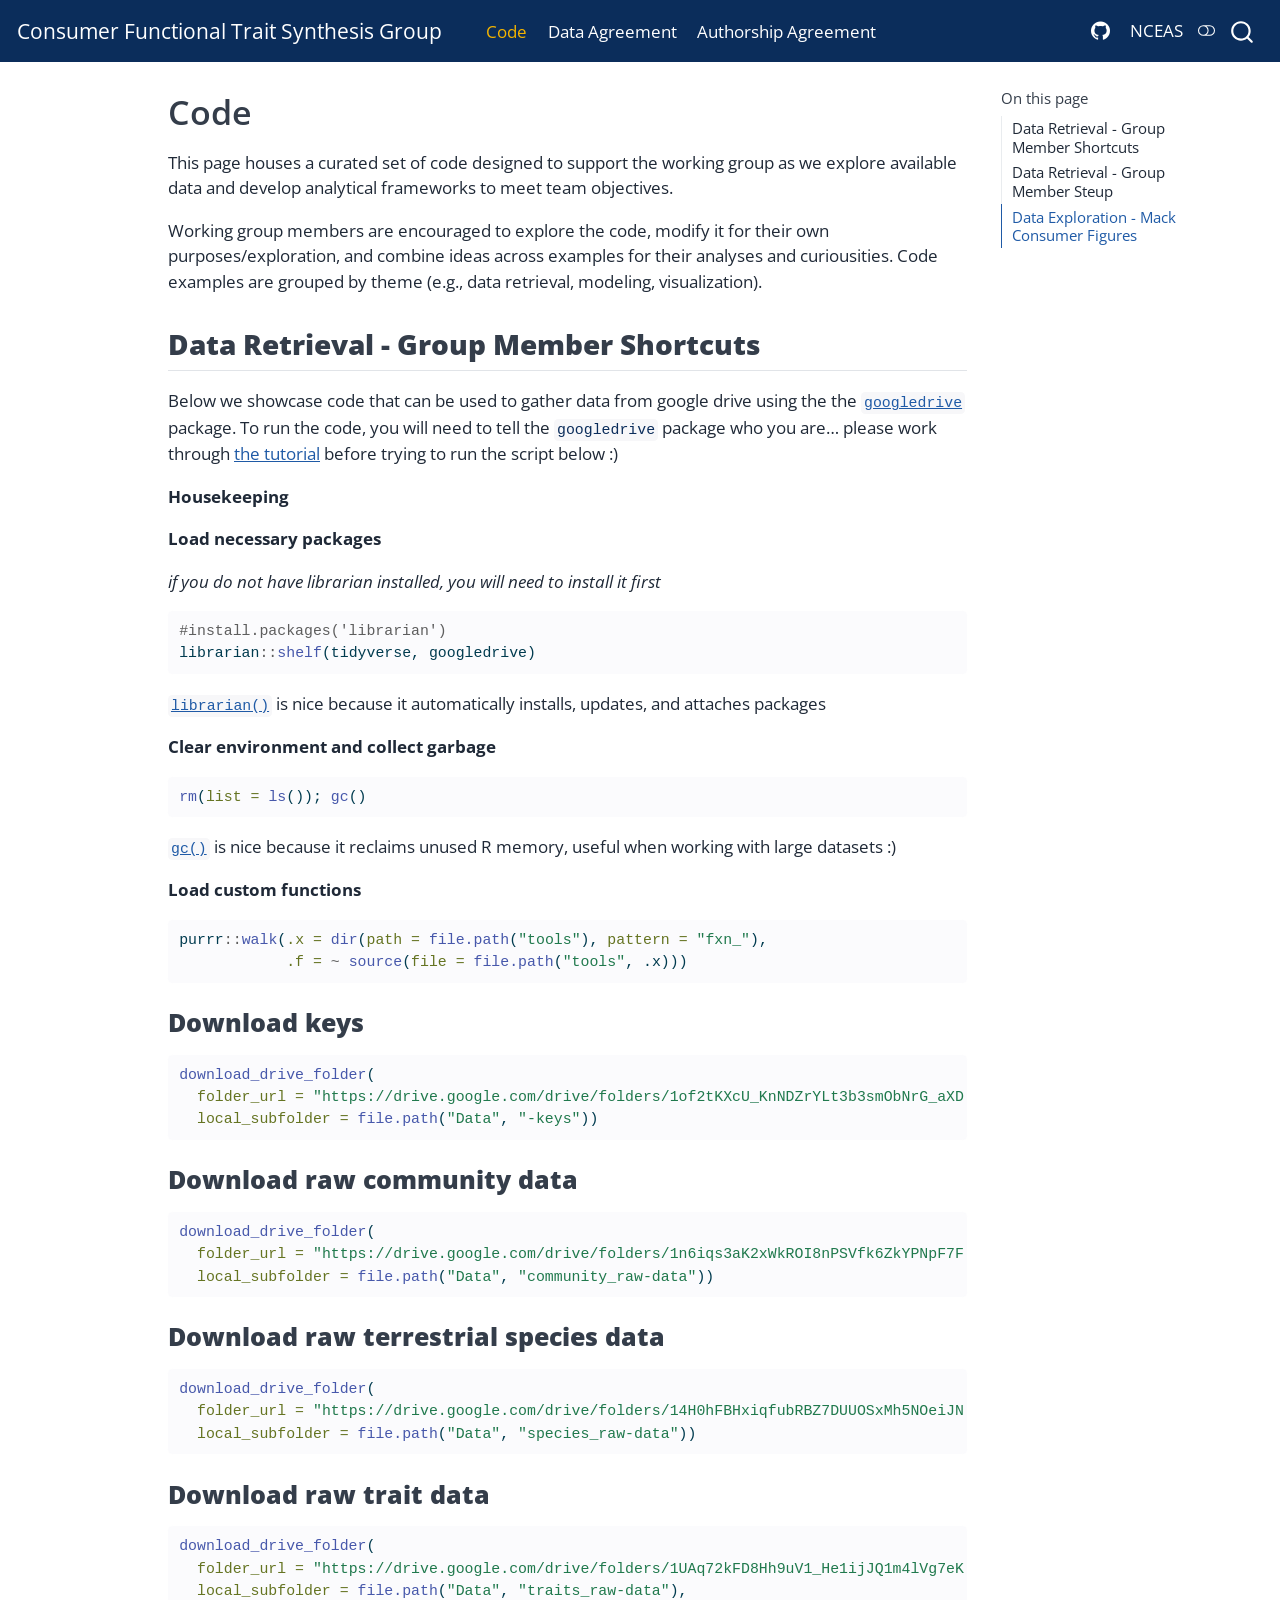
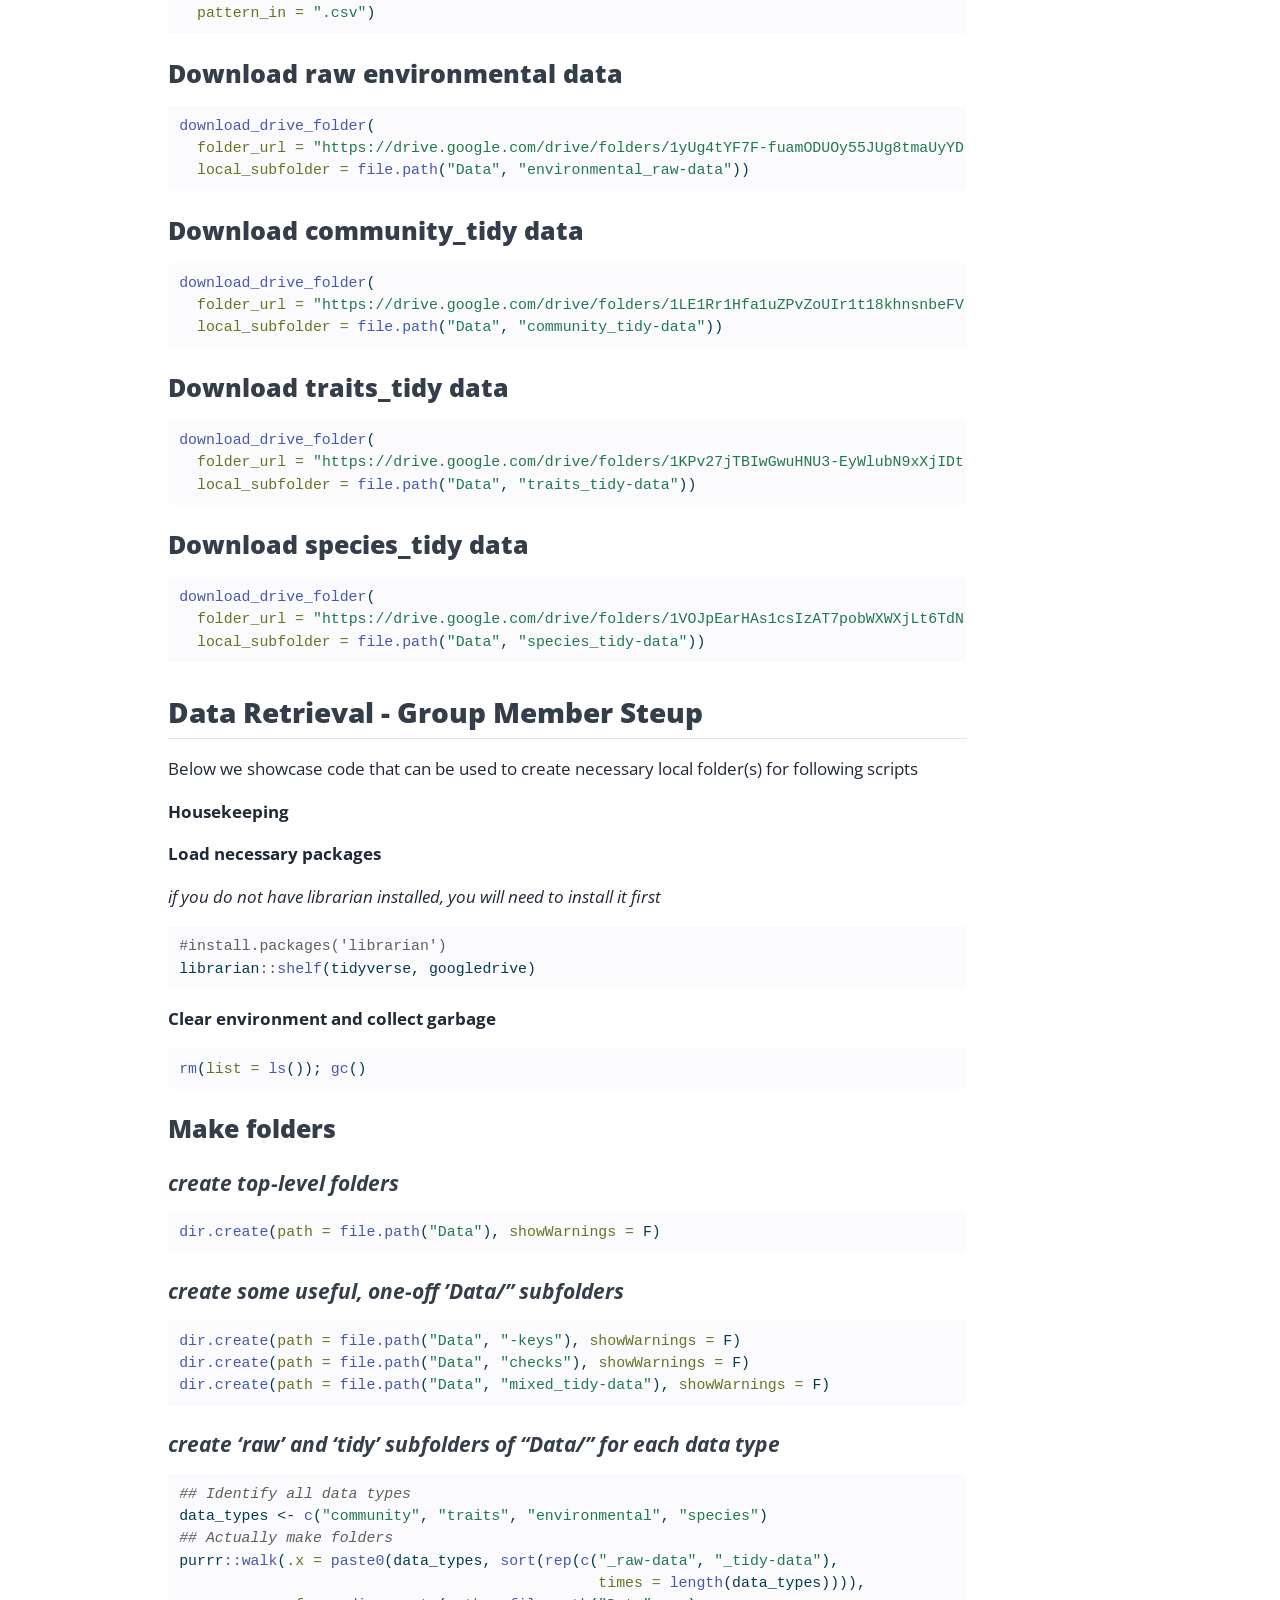
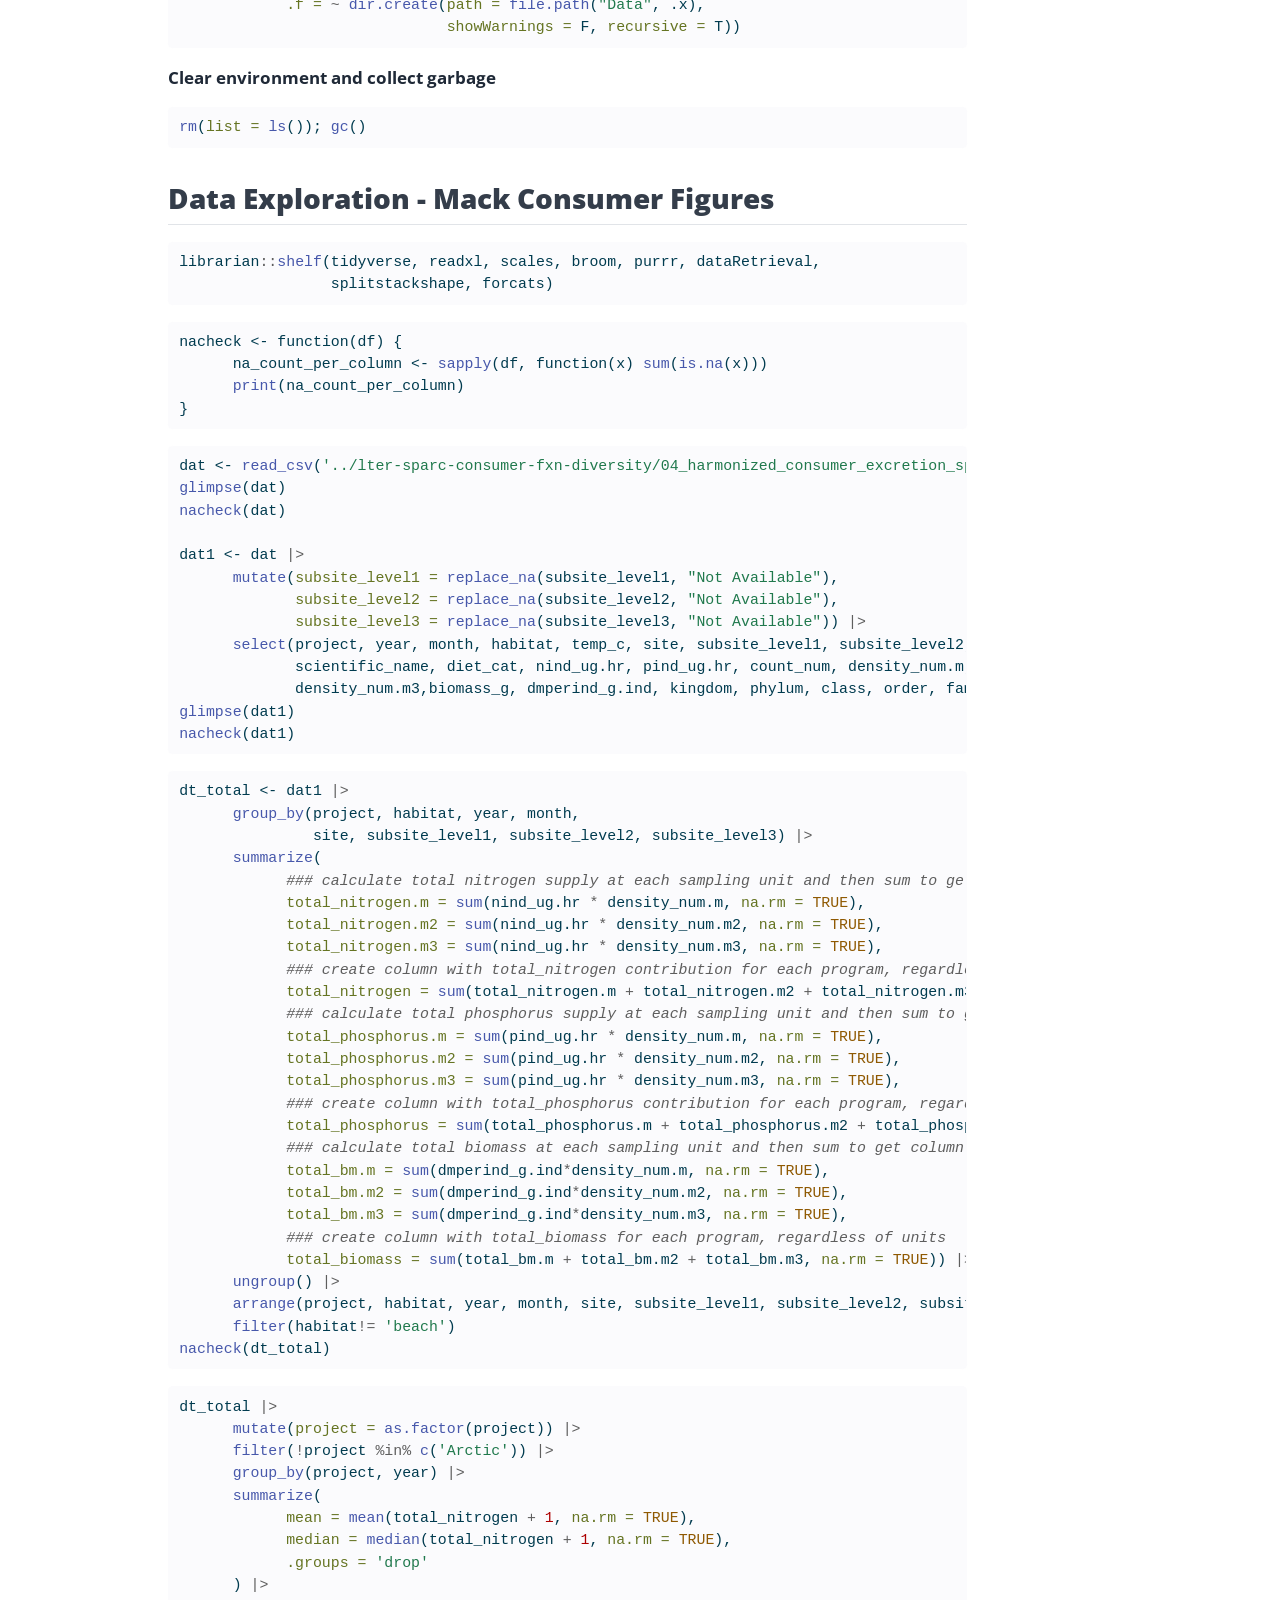
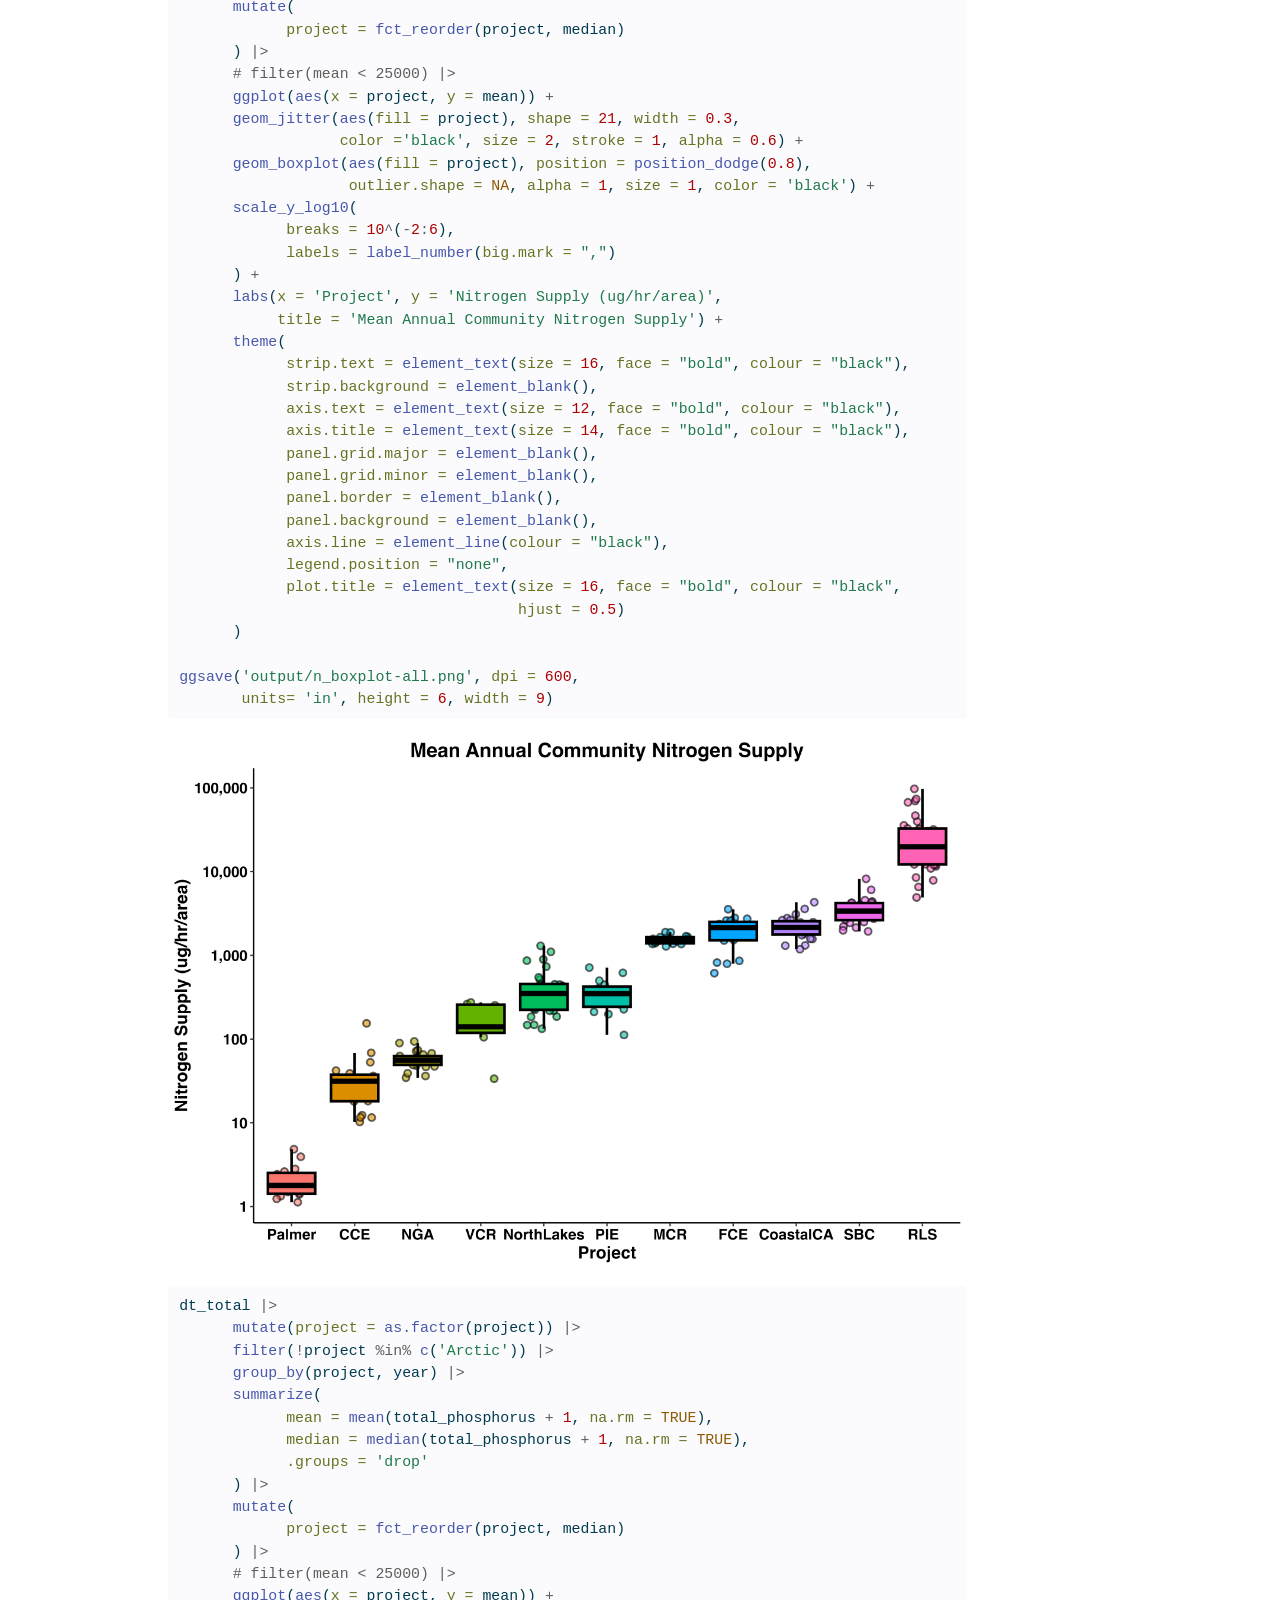
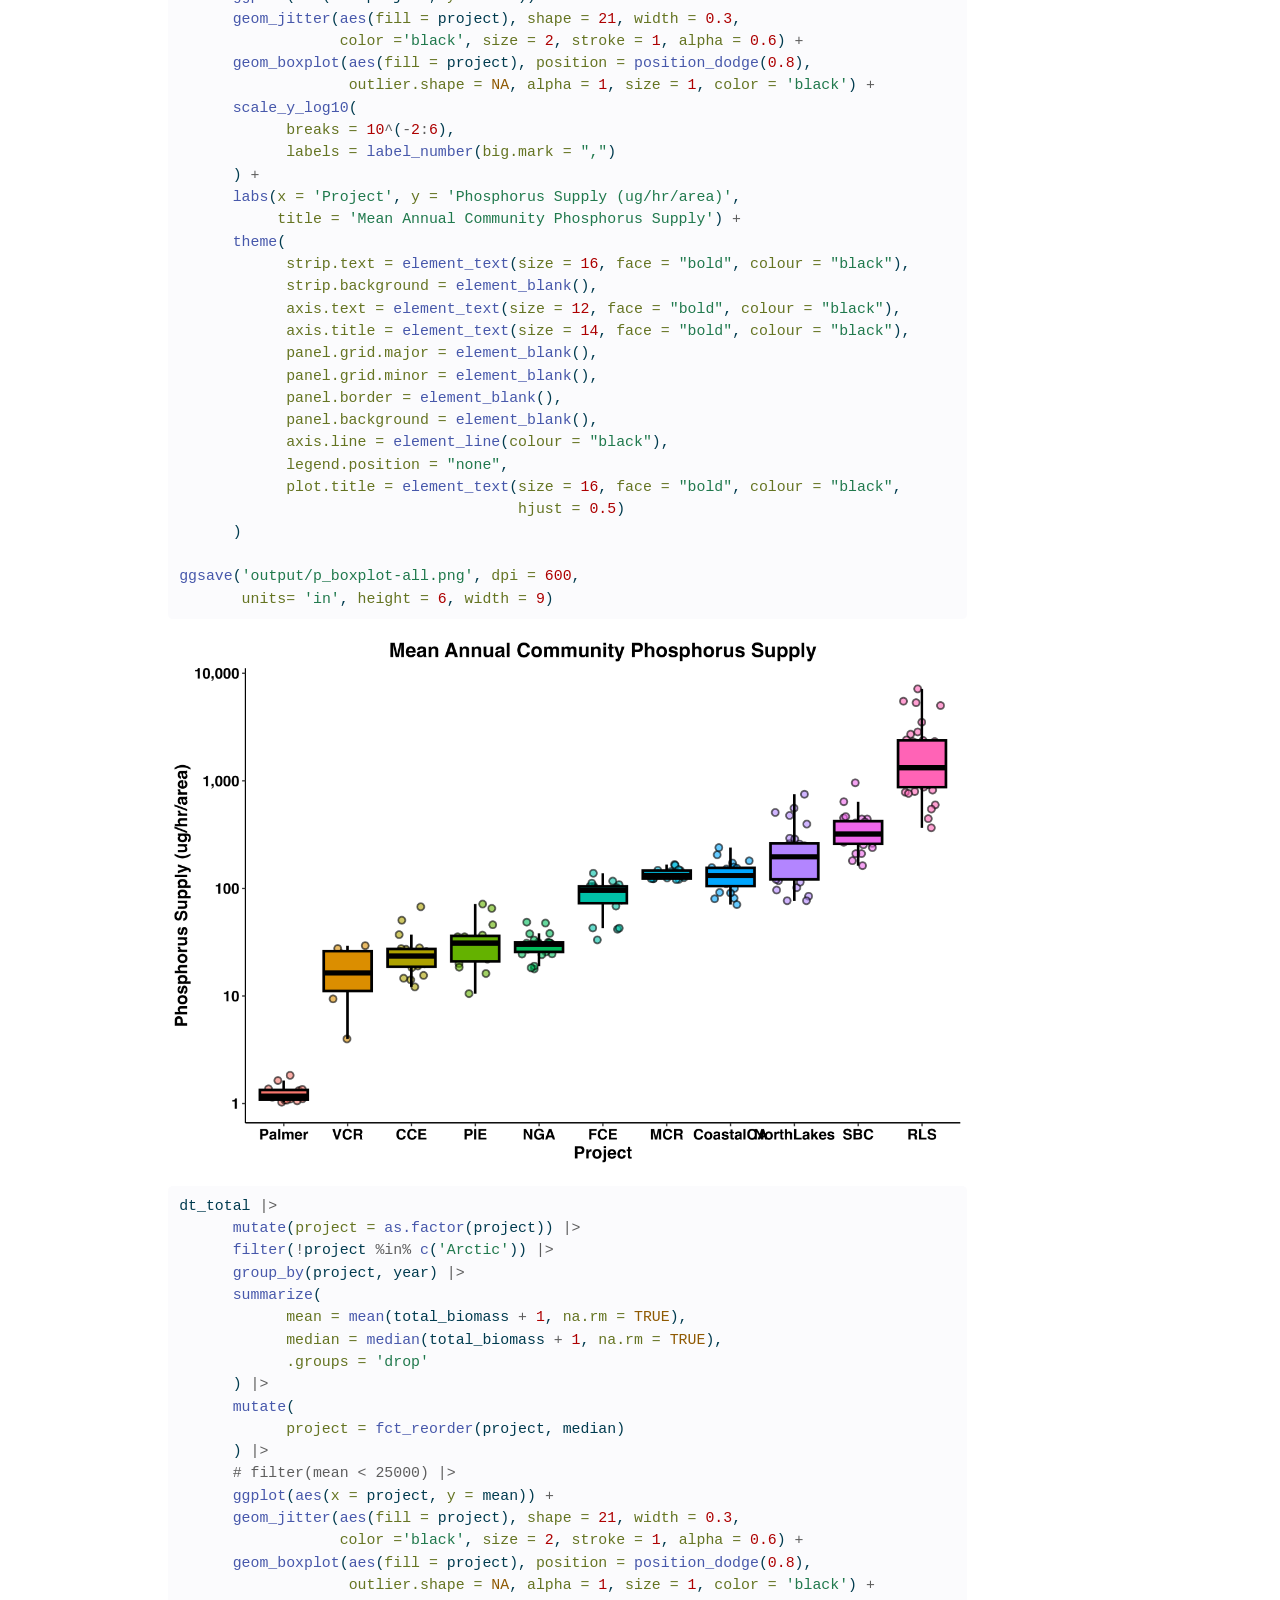
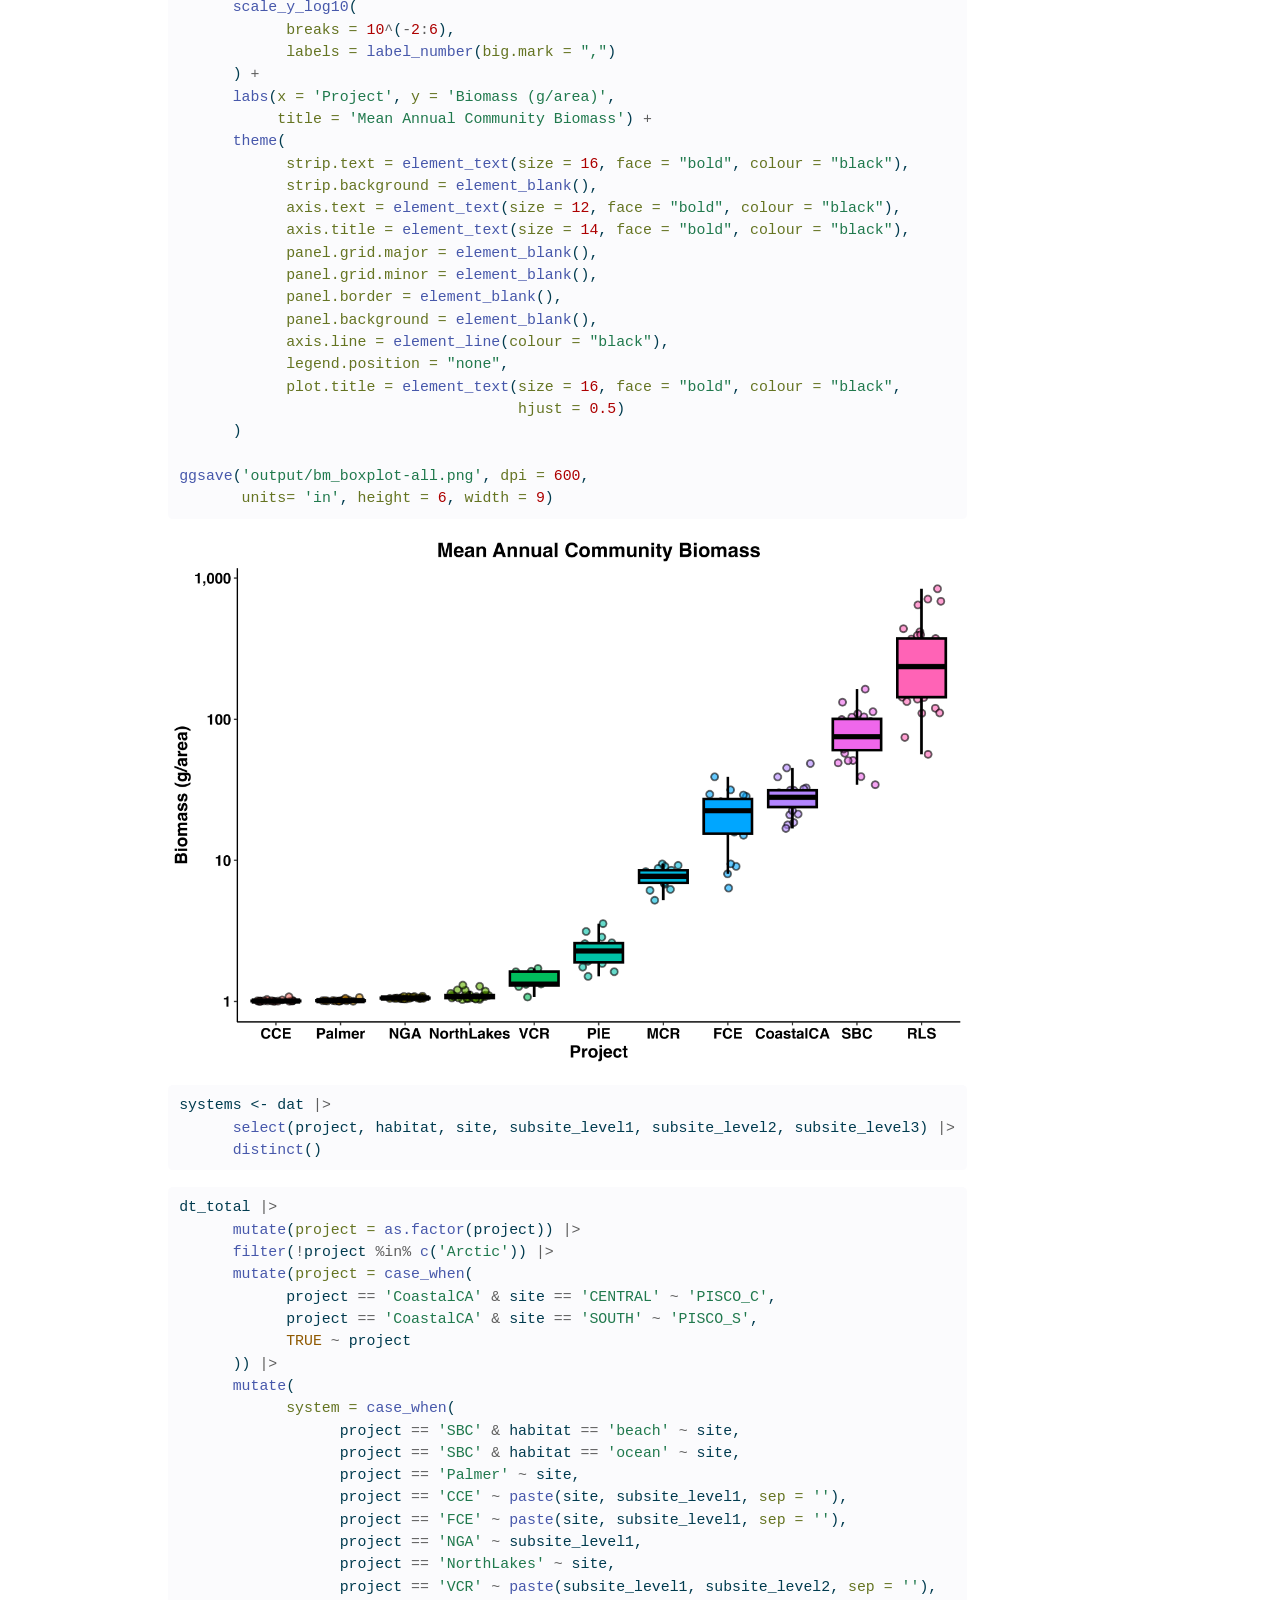
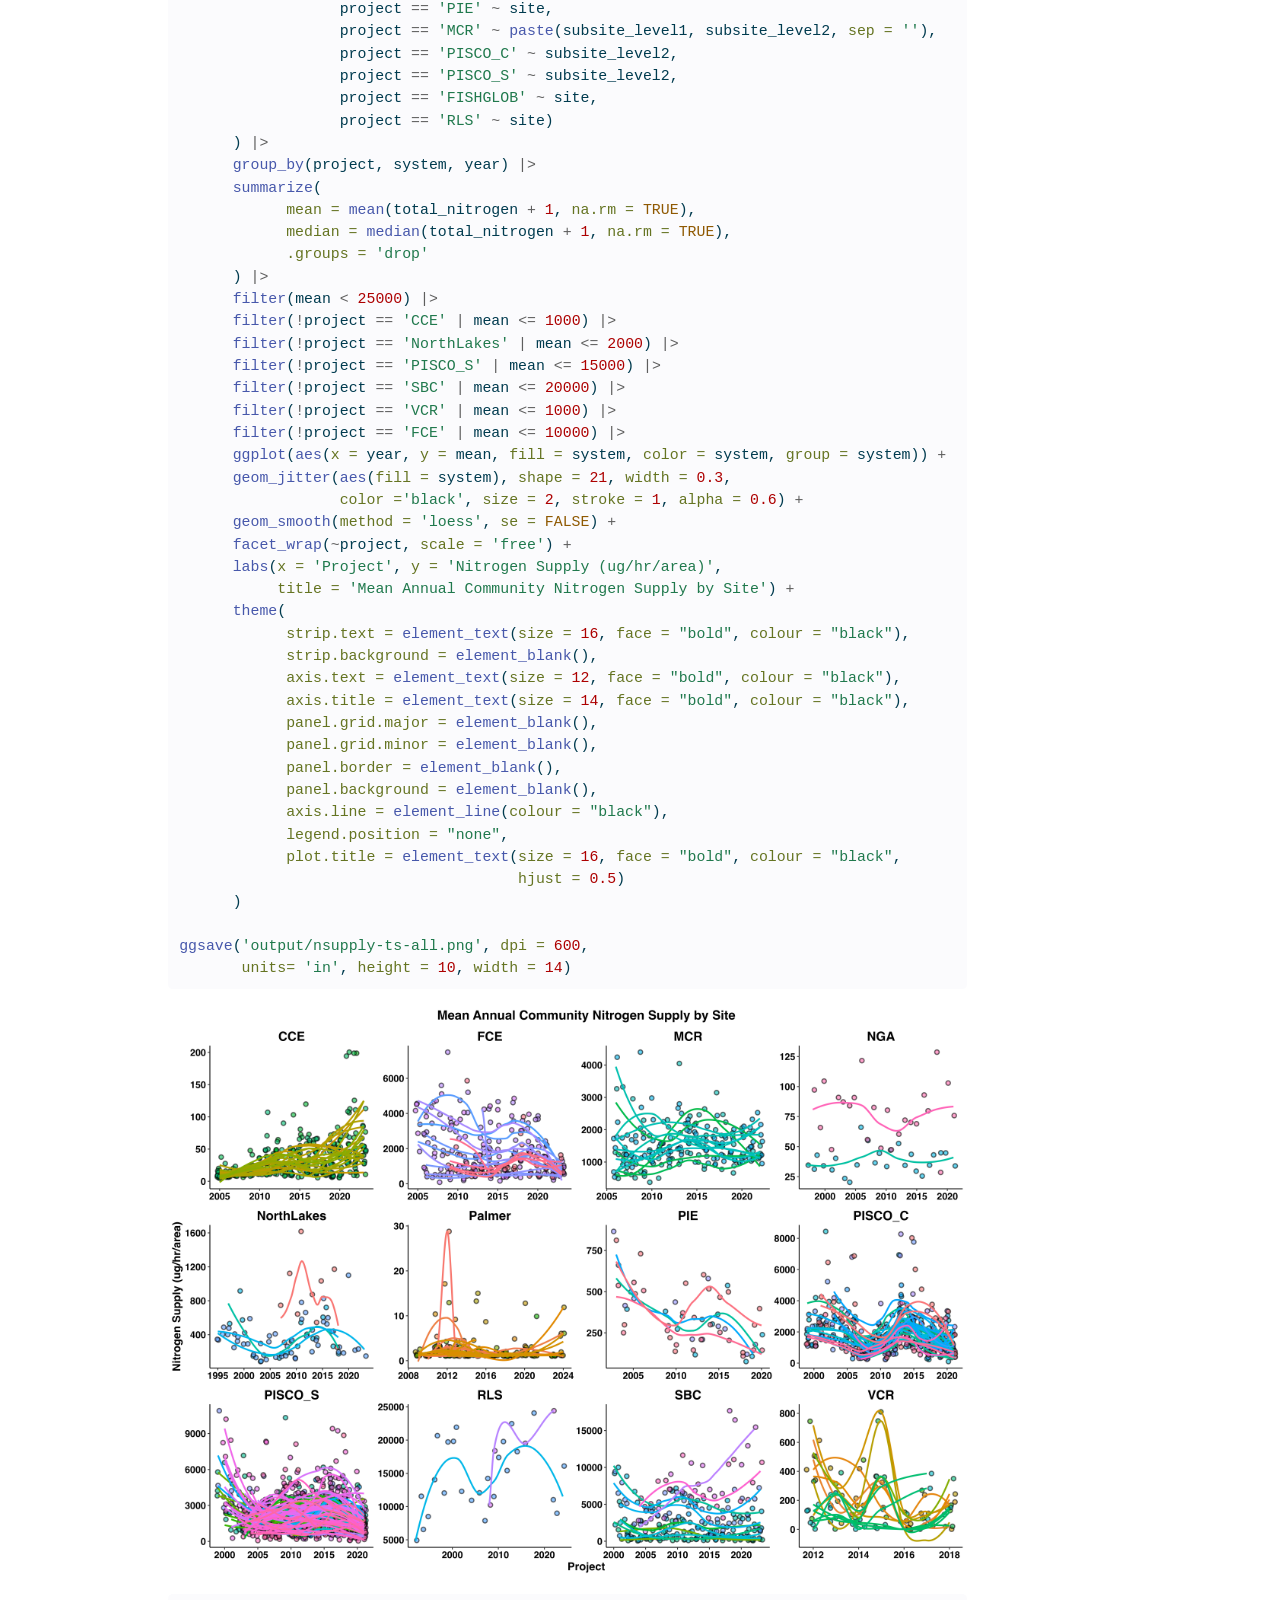
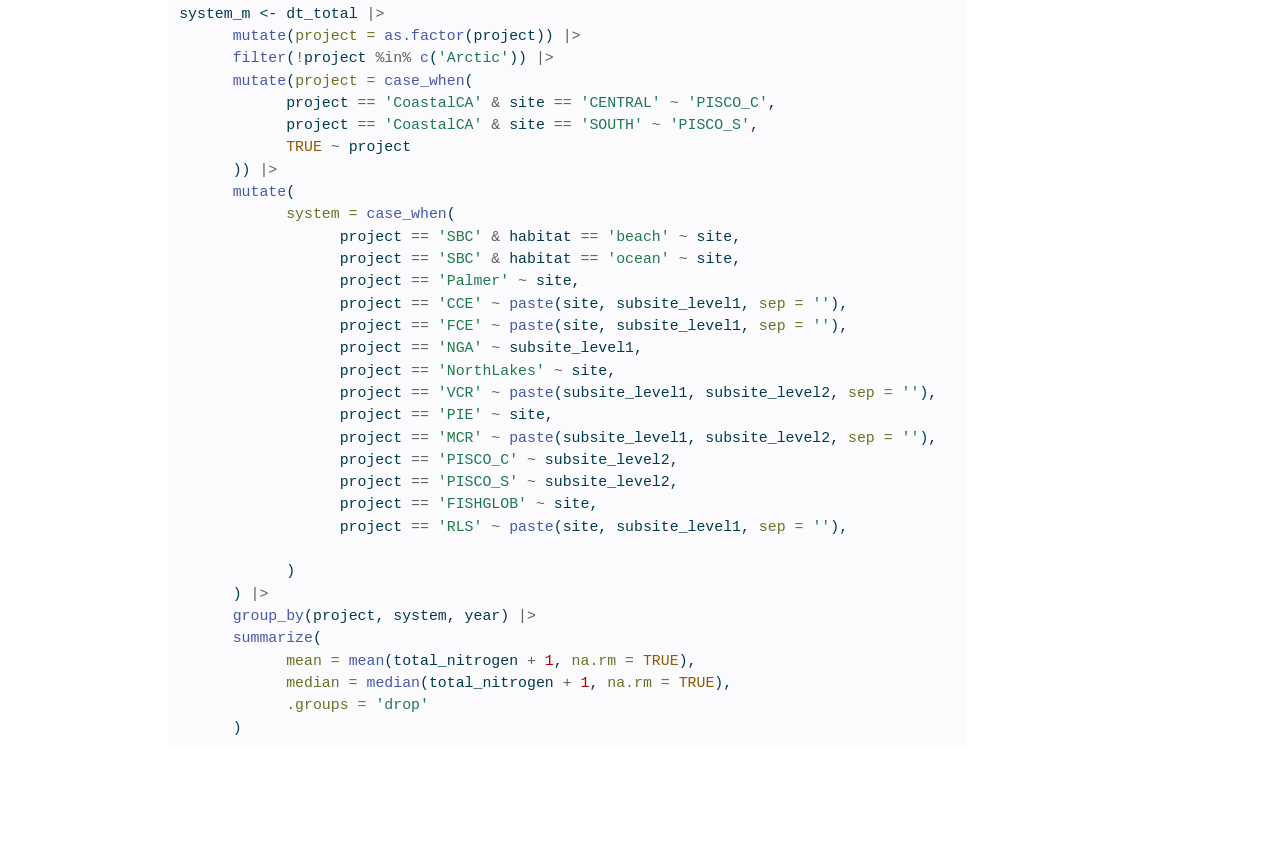
<file: docs/code.html>
<!DOCTYPE html>
<html xmlns="http://www.w3.org/1999/xhtml" lang="en" xml:lang="en"><head>

<meta charset="utf-8">
<meta name="generator" content="quarto-1.3.361">

<meta name="viewport" content="width=device-width, initial-scale=1.0, user-scalable=yes">


<title>Consumer Functional Trait Synthesis Group - Code</title>
<style>
code{white-space: pre-wrap;}
span.smallcaps{font-variant: small-caps;}
div.columns{display: flex; gap: min(4vw, 1.5em);}
div.column{flex: auto; overflow-x: auto;}
div.hanging-indent{margin-left: 1.5em; text-indent: -1.5em;}
ul.task-list{list-style: none;}
ul.task-list li input[type="checkbox"] {
  width: 0.8em;
  margin: 0 0.8em 0.2em -1em; /* quarto-specific, see https://github.com/quarto-dev/quarto-cli/issues/4556 */ 
  vertical-align: middle;
}
/* CSS for syntax highlighting */
pre > code.sourceCode { white-space: pre; position: relative; }
pre > code.sourceCode > span { display: inline-block; line-height: 1.25; }
pre > code.sourceCode > span:empty { height: 1.2em; }
.sourceCode { overflow: visible; }
code.sourceCode > span { color: inherit; text-decoration: inherit; }
div.sourceCode { margin: 1em 0; }
pre.sourceCode { margin: 0; }
@media screen {
div.sourceCode { overflow: auto; }
}
@media print {
pre > code.sourceCode { white-space: pre-wrap; }
pre > code.sourceCode > span { text-indent: -5em; padding-left: 5em; }
}
pre.numberSource code
  { counter-reset: source-line 0; }
pre.numberSource code > span
  { position: relative; left: -4em; counter-increment: source-line; }
pre.numberSource code > span > a:first-child::before
  { content: counter(source-line);
    position: relative; left: -1em; text-align: right; vertical-align: baseline;
    border: none; display: inline-block;
    -webkit-touch-callout: none; -webkit-user-select: none;
    -khtml-user-select: none; -moz-user-select: none;
    -ms-user-select: none; user-select: none;
    padding: 0 4px; width: 4em;
  }
pre.numberSource { margin-left: 3em;  padding-left: 4px; }
div.sourceCode
  {   }
@media screen {
pre > code.sourceCode > span > a:first-child::before { text-decoration: underline; }
}
</style>


<script src="site_libs/quarto-nav/quarto-nav.js"></script>
<script src="site_libs/quarto-nav/headroom.min.js"></script>
<script src="site_libs/clipboard/clipboard.min.js"></script>
<script src="site_libs/quarto-search/autocomplete.umd.js"></script>
<script src="site_libs/quarto-search/fuse.min.js"></script>
<script src="site_libs/quarto-search/quarto-search.js"></script>
<meta name="quarto:offset" content="./">
<link href="./images/hexasticker_mFD.png" rel="icon" type="image/png">
<script src="site_libs/quarto-html/quarto.js"></script>
<script src="site_libs/quarto-html/popper.min.js"></script>
<script src="site_libs/quarto-html/tippy.umd.min.js"></script>
<script src="site_libs/quarto-html/anchor.min.js"></script>
<link href="site_libs/quarto-html/tippy.css" rel="stylesheet">
<link href="site_libs/quarto-html/quarto-syntax-highlighting.css" rel="stylesheet" class="quarto-color-scheme" id="quarto-text-highlighting-styles">
<link href="site_libs/quarto-html/quarto-syntax-highlighting-dark.css" rel="prefetch" class="quarto-color-scheme quarto-color-alternate" id="quarto-text-highlighting-styles">
<script src="site_libs/bootstrap/bootstrap.min.js"></script>
<link href="site_libs/bootstrap/bootstrap-icons.css" rel="stylesheet">
<link href="site_libs/bootstrap/bootstrap.min.css" rel="stylesheet" class="quarto-color-scheme" id="quarto-bootstrap" data-mode="light">
<link href="site_libs/bootstrap/bootstrap-dark.min.css" rel="prefetch" class="quarto-color-scheme quarto-color-alternate" id="quarto-bootstrap" data-mode="dark">
<script id="quarto-search-options" type="application/json">{
  "location": "navbar",
  "copy-button": false,
  "collapse-after": 3,
  "panel-placement": "end",
  "type": "overlay",
  "limit": 20,
  "language": {
    "search-no-results-text": "No results",
    "search-matching-documents-text": "matching documents",
    "search-copy-link-title": "Copy link to search",
    "search-hide-matches-text": "Hide additional matches",
    "search-more-match-text": "more match in this document",
    "search-more-matches-text": "more matches in this document",
    "search-clear-button-title": "Clear",
    "search-detached-cancel-button-title": "Cancel",
    "search-submit-button-title": "Submit",
    "search-label": "Search"
  }
}</script>


</head>

<body class="nav-fixed">

<div id="quarto-search-results"></div>
  <header id="quarto-header" class="headroom fixed-top">
    <nav class="navbar navbar-expand-lg navbar-dark ">
      <div class="navbar-container container-fluid">
      <div class="navbar-brand-container">
    <a class="navbar-brand" href="./index.html">
    <span class="navbar-title">Consumer Functional Trait Synthesis Group</span>
    </a>
  </div>
            <div id="quarto-search" class="" title="Search"></div>
          <button class="navbar-toggler" type="button" data-bs-toggle="collapse" data-bs-target="#navbarCollapse" aria-controls="navbarCollapse" aria-expanded="false" aria-label="Toggle navigation" onclick="if (window.quartoToggleHeadroom) { window.quartoToggleHeadroom(); }">
  <span class="navbar-toggler-icon"></span>
</button>
          <div class="collapse navbar-collapse" id="navbarCollapse">
            <ul class="navbar-nav navbar-nav-scroll me-auto">
  <li class="nav-item">
    <a class="nav-link active" href="./code.html" rel="" target="" aria-current="page">
 <span class="menu-text">Code</span></a>
  </li>  
  <li class="nav-item">
    <a class="nav-link" href="./data_agreement.html" rel="" target="">
 <span class="menu-text">Data Agreement</span></a>
  </li>  
  <li class="nav-item">
    <a class="nav-link" href="./auth_agreement.html" rel="" target="">
 <span class="menu-text">Authorship Agreement</span></a>
  </li>  
</ul>
            <ul class="navbar-nav navbar-nav-scroll ms-auto">
  <li class="nav-item compact">
    <a class="nav-link" href="https://github.com/lter/lter-sparc-consumer-fxn-diversity" rel="" target=""><i class="bi bi-github" role="img">
</i> 
 <span class="menu-text"></span></a>
  </li>  
  <li class="nav-item">
    <a class="nav-link" href="https://www.nceas.ucsb.edu/visiting-NCEAS" rel="" target="">
 <span class="menu-text">NCEAS</span></a>
  </li>  
</ul>
            <div class="quarto-navbar-tools">
  <a href="" class="quarto-color-scheme-toggle quarto-navigation-tool  px-1" onclick="window.quartoToggleColorScheme(); return false;" title="Toggle dark mode"><i class="bi"></i></a>
</div>
          </div> <!-- /navcollapse -->
      </div> <!-- /container-fluid -->
    </nav>
</header>
<!-- content -->
<div id="quarto-content" class="quarto-container page-columns page-rows-contents page-layout-article page-navbar">
<!-- sidebar -->
<!-- margin-sidebar -->
    <div id="quarto-margin-sidebar" class="sidebar margin-sidebar">
        <nav id="TOC" role="doc-toc" class="toc-active">
    <h2 id="toc-title">On this page</h2>
   
  <ul>
  <li><a href="#data-retrieval---group-member-shortcuts" id="toc-data-retrieval---group-member-shortcuts" class="nav-link active" data-scroll-target="#data-retrieval---group-member-shortcuts"><strong>Data Retrieval - Group Member Shortcuts</strong></a>
  <ul class="collapse">
  <li><a href="#download-keys" id="toc-download-keys" class="nav-link" data-scroll-target="#download-keys"><strong>Download keys</strong></a></li>
  <li><a href="#download-raw-community-data" id="toc-download-raw-community-data" class="nav-link" data-scroll-target="#download-raw-community-data"><strong>Download raw community data</strong></a></li>
  <li><a href="#download-raw-terrestrial-species-data" id="toc-download-raw-terrestrial-species-data" class="nav-link" data-scroll-target="#download-raw-terrestrial-species-data"><strong>Download raw terrestrial species data</strong></a></li>
  <li><a href="#download-raw-trait-data" id="toc-download-raw-trait-data" class="nav-link" data-scroll-target="#download-raw-trait-data"><strong>Download raw trait data</strong></a></li>
  <li><a href="#download-raw-environmental-data" id="toc-download-raw-environmental-data" class="nav-link" data-scroll-target="#download-raw-environmental-data"><strong>Download raw environmental data</strong></a></li>
  <li><a href="#download-community_tidy-data" id="toc-download-community_tidy-data" class="nav-link" data-scroll-target="#download-community_tidy-data"><strong>Download community_tidy data</strong></a></li>
  <li><a href="#download-traits_tidy-data" id="toc-download-traits_tidy-data" class="nav-link" data-scroll-target="#download-traits_tidy-data"><strong>Download traits_tidy data</strong></a></li>
  <li><a href="#download-species_tidy-data" id="toc-download-species_tidy-data" class="nav-link" data-scroll-target="#download-species_tidy-data"><strong>Download species_tidy data</strong></a></li>
  </ul></li>
  <li><a href="#data-retrieval---group-member-steup" id="toc-data-retrieval---group-member-steup" class="nav-link" data-scroll-target="#data-retrieval---group-member-steup"><strong>Data Retrieval - Group Member Steup</strong></a>
  <ul class="collapse">
  <li><a href="#make-folders" id="toc-make-folders" class="nav-link" data-scroll-target="#make-folders"><strong>Make folders</strong></a></li>
  </ul></li>
  <li><a href="#data-exploration---mack-consumer-figures" id="toc-data-exploration---mack-consumer-figures" class="nav-link" data-scroll-target="#data-exploration---mack-consumer-figures"><strong>Data Exploration - Mack Consumer Figures</strong></a></li>
  </ul>
</nav>
    </div>
<!-- main -->
<main class="content" id="quarto-document-content">

<header id="title-block-header" class="quarto-title-block default">
<div class="quarto-title">
<h1 class="title">Code</h1>
</div>



<div class="quarto-title-meta">

    
  
    
  </div>
  

</header>

<p>This page houses a curated set of code designed to support the working group as we explore available data and develop analytical frameworks to meet team objectives.</p>
<p>Working group members are encouraged to explore the code, modify it for their own purposes/exploration, and combine ideas across examples for their analyses and curiousities. Code examples are grouped by theme (e.g., data retrieval, modeling, visualization).</p>
<section id="data-retrieval---group-member-shortcuts" class="level2">
<h2 class="anchored" data-anchor-id="data-retrieval---group-member-shortcuts"><strong>Data Retrieval - Group Member Shortcuts</strong></h2>
<p>Below we showcase code that can be used to gather data from google drive using the the <a href="https://cran.r-project.org/web/packages/googledrive/index.html"><code>googledrive</code></a> package. To run the code, you will need to tell the <code>googledrive</code> package who you are… please work through <a href="https://lter.github.io/scicomp/tutorial_googledrive-pkg.html">the tutorial</a> before trying to run the script below :)</p>
<p><strong>Housekeeping</strong></p>
<p><strong>Load necessary packages</strong></p>
<p><em>if you do not have librarian installed, you will need to install it first</em></p>
<div class="cell">
<div class="sourceCode cell-code" id="cb1"><pre class="sourceCode r code-with-copy"><code class="sourceCode r"><span id="cb1-1"><a href="#cb1-1" aria-hidden="true" tabindex="-1"></a><span class="co">#install.packages('librarian')</span></span>
<span id="cb1-2"><a href="#cb1-2" aria-hidden="true" tabindex="-1"></a>librarian<span class="sc">::</span><span class="fu">shelf</span>(tidyverse, googledrive)</span></code><button title="Copy to Clipboard" class="code-copy-button"><i class="bi"></i></button></pre></div>
</div>
<p><a href="https://cran.r-project.org/web/packages/librarian/vignettes/intro-to-librarian.html"><code>librarian()</code></a> is nice because it automatically installs, updates, and attaches packages</p>
<p><strong>Clear environment and collect garbage</strong></p>
<div class="cell">
<div class="sourceCode cell-code" id="cb2"><pre class="sourceCode r code-with-copy"><code class="sourceCode r"><span id="cb2-1"><a href="#cb2-1" aria-hidden="true" tabindex="-1"></a><span class="fu">rm</span>(<span class="at">list =</span> <span class="fu">ls</span>()); <span class="fu">gc</span>()</span></code><button title="Copy to Clipboard" class="code-copy-button"><i class="bi"></i></button></pre></div>
</div>
<p><a href="https://www.rdocumentation.org/packages/base/versions/3.6.2/topics/gc"><code>gc()</code></a> is nice because it reclaims unused R memory, useful when working with large datasets :)</p>
<p><strong>Load custom functions</strong></p>
<div class="cell">
<div class="sourceCode cell-code" id="cb3"><pre class="sourceCode r code-with-copy"><code class="sourceCode r"><span id="cb3-1"><a href="#cb3-1" aria-hidden="true" tabindex="-1"></a>purrr<span class="sc">::</span><span class="fu">walk</span>(<span class="at">.x =</span> <span class="fu">dir</span>(<span class="at">path =</span> <span class="fu">file.path</span>(<span class="st">"tools"</span>), <span class="at">pattern =</span> <span class="st">"fxn_"</span>),</span>
<span id="cb3-2"><a href="#cb3-2" aria-hidden="true" tabindex="-1"></a>            <span class="at">.f =</span> <span class="sc">~</span> <span class="fu">source</span>(<span class="at">file =</span> <span class="fu">file.path</span>(<span class="st">"tools"</span>, .x)))</span></code><button title="Copy to Clipboard" class="code-copy-button"><i class="bi"></i></button></pre></div>
</div>
<section id="download-keys" class="level3">
<h3 class="anchored" data-anchor-id="download-keys"><strong>Download keys</strong></h3>
<div class="cell">
<div class="sourceCode cell-code" id="cb4"><pre class="sourceCode r code-with-copy"><code class="sourceCode r"><span id="cb4-1"><a href="#cb4-1" aria-hidden="true" tabindex="-1"></a><span class="fu">download_drive_folder</span>(</span>
<span id="cb4-2"><a href="#cb4-2" aria-hidden="true" tabindex="-1"></a>  <span class="at">folder_url =</span> <span class="st">"https://drive.google.com/drive/folders/1of2tKXcU_KnNDZrYLt3b3smObNrG_aXD"</span>,</span>
<span id="cb4-3"><a href="#cb4-3" aria-hidden="true" tabindex="-1"></a>  <span class="at">local_subfolder =</span> <span class="fu">file.path</span>(<span class="st">"Data"</span>, <span class="st">"-keys"</span>))</span></code><button title="Copy to Clipboard" class="code-copy-button"><i class="bi"></i></button></pre></div>
</div>
</section>
<section id="download-raw-community-data" class="level3">
<h3 class="anchored" data-anchor-id="download-raw-community-data"><strong>Download raw community data</strong></h3>
<div class="cell">
<div class="sourceCode cell-code" id="cb5"><pre class="sourceCode r code-with-copy"><code class="sourceCode r"><span id="cb5-1"><a href="#cb5-1" aria-hidden="true" tabindex="-1"></a><span class="fu">download_drive_folder</span>(</span>
<span id="cb5-2"><a href="#cb5-2" aria-hidden="true" tabindex="-1"></a>  <span class="at">folder_url =</span> <span class="st">"https://drive.google.com/drive/folders/1n6iqs3aK2xWkROI8nPSVfk6ZkYPNpF7F"</span>,</span>
<span id="cb5-3"><a href="#cb5-3" aria-hidden="true" tabindex="-1"></a>  <span class="at">local_subfolder =</span> <span class="fu">file.path</span>(<span class="st">"Data"</span>, <span class="st">"community_raw-data"</span>))</span></code><button title="Copy to Clipboard" class="code-copy-button"><i class="bi"></i></button></pre></div>
</div>
</section>
<section id="download-raw-terrestrial-species-data" class="level3">
<h3 class="anchored" data-anchor-id="download-raw-terrestrial-species-data"><strong>Download raw terrestrial species data</strong></h3>
<div class="cell">
<div class="sourceCode cell-code" id="cb6"><pre class="sourceCode r code-with-copy"><code class="sourceCode r"><span id="cb6-1"><a href="#cb6-1" aria-hidden="true" tabindex="-1"></a><span class="fu">download_drive_folder</span>(</span>
<span id="cb6-2"><a href="#cb6-2" aria-hidden="true" tabindex="-1"></a>  <span class="at">folder_url =</span> <span class="st">"https://drive.google.com/drive/folders/14H0hFBHxiqfubRBZ7DUUOSxMh5NOeiJN"</span>,</span>
<span id="cb6-3"><a href="#cb6-3" aria-hidden="true" tabindex="-1"></a>  <span class="at">local_subfolder =</span> <span class="fu">file.path</span>(<span class="st">"Data"</span>, <span class="st">"species_raw-data"</span>))</span></code><button title="Copy to Clipboard" class="code-copy-button"><i class="bi"></i></button></pre></div>
</div>
</section>
<section id="download-raw-trait-data" class="level3">
<h3 class="anchored" data-anchor-id="download-raw-trait-data"><strong>Download raw trait data</strong></h3>
<div class="cell">
<div class="sourceCode cell-code" id="cb7"><pre class="sourceCode r code-with-copy"><code class="sourceCode r"><span id="cb7-1"><a href="#cb7-1" aria-hidden="true" tabindex="-1"></a><span class="fu">download_drive_folder</span>(</span>
<span id="cb7-2"><a href="#cb7-2" aria-hidden="true" tabindex="-1"></a>  <span class="at">folder_url =</span> <span class="st">"https://drive.google.com/drive/folders/1UAq72kFD8Hh9uV1_He1ijJQ1m4lVg7eK"</span>,</span>
<span id="cb7-3"><a href="#cb7-3" aria-hidden="true" tabindex="-1"></a>  <span class="at">local_subfolder =</span> <span class="fu">file.path</span>(<span class="st">"Data"</span>, <span class="st">"traits_raw-data"</span>),</span>
<span id="cb7-4"><a href="#cb7-4" aria-hidden="true" tabindex="-1"></a>  <span class="at">pattern_in =</span> <span class="st">".csv"</span>)</span></code><button title="Copy to Clipboard" class="code-copy-button"><i class="bi"></i></button></pre></div>
</div>
</section>
<section id="download-raw-environmental-data" class="level3">
<h3 class="anchored" data-anchor-id="download-raw-environmental-data"><strong>Download raw environmental data</strong></h3>
<div class="cell">
<div class="sourceCode cell-code" id="cb8"><pre class="sourceCode r code-with-copy"><code class="sourceCode r"><span id="cb8-1"><a href="#cb8-1" aria-hidden="true" tabindex="-1"></a><span class="fu">download_drive_folder</span>(</span>
<span id="cb8-2"><a href="#cb8-2" aria-hidden="true" tabindex="-1"></a>  <span class="at">folder_url =</span> <span class="st">"https://drive.google.com/drive/folders/1yUg4tYF7F-fuamODUOy55JUg8tmaUyYD"</span>,</span>
<span id="cb8-3"><a href="#cb8-3" aria-hidden="true" tabindex="-1"></a>  <span class="at">local_subfolder =</span> <span class="fu">file.path</span>(<span class="st">"Data"</span>, <span class="st">"environmental_raw-data"</span>))</span></code><button title="Copy to Clipboard" class="code-copy-button"><i class="bi"></i></button></pre></div>
</div>
</section>
<section id="download-community_tidy-data" class="level3">
<h3 class="anchored" data-anchor-id="download-community_tidy-data"><strong>Download community_tidy data</strong></h3>
<div class="cell">
<div class="sourceCode cell-code" id="cb9"><pre class="sourceCode r code-with-copy"><code class="sourceCode r"><span id="cb9-1"><a href="#cb9-1" aria-hidden="true" tabindex="-1"></a><span class="fu">download_drive_folder</span>(</span>
<span id="cb9-2"><a href="#cb9-2" aria-hidden="true" tabindex="-1"></a>  <span class="at">folder_url =</span> <span class="st">"https://drive.google.com/drive/folders/1LE1Rr1Hfa1uZPvZoUIr1t18khnsnbeFV"</span>,</span>
<span id="cb9-3"><a href="#cb9-3" aria-hidden="true" tabindex="-1"></a>  <span class="at">local_subfolder =</span> <span class="fu">file.path</span>(<span class="st">"Data"</span>, <span class="st">"community_tidy-data"</span>))</span></code><button title="Copy to Clipboard" class="code-copy-button"><i class="bi"></i></button></pre></div>
</div>
</section>
<section id="download-traits_tidy-data" class="level3">
<h3 class="anchored" data-anchor-id="download-traits_tidy-data"><strong>Download traits_tidy data</strong></h3>
<div class="cell">
<div class="sourceCode cell-code" id="cb10"><pre class="sourceCode r code-with-copy"><code class="sourceCode r"><span id="cb10-1"><a href="#cb10-1" aria-hidden="true" tabindex="-1"></a><span class="fu">download_drive_folder</span>(</span>
<span id="cb10-2"><a href="#cb10-2" aria-hidden="true" tabindex="-1"></a>  <span class="at">folder_url =</span> <span class="st">"https://drive.google.com/drive/folders/1KPv27jTBIwGwuHNU3-EyWlubN9xXjIDt"</span>,</span>
<span id="cb10-3"><a href="#cb10-3" aria-hidden="true" tabindex="-1"></a>  <span class="at">local_subfolder =</span> <span class="fu">file.path</span>(<span class="st">"Data"</span>, <span class="st">"traits_tidy-data"</span>))</span></code><button title="Copy to Clipboard" class="code-copy-button"><i class="bi"></i></button></pre></div>
</div>
</section>
<section id="download-species_tidy-data" class="level3">
<h3 class="anchored" data-anchor-id="download-species_tidy-data"><strong>Download species_tidy data</strong></h3>
<div class="cell">
<div class="sourceCode cell-code" id="cb11"><pre class="sourceCode r code-with-copy"><code class="sourceCode r"><span id="cb11-1"><a href="#cb11-1" aria-hidden="true" tabindex="-1"></a><span class="fu">download_drive_folder</span>(</span>
<span id="cb11-2"><a href="#cb11-2" aria-hidden="true" tabindex="-1"></a>  <span class="at">folder_url =</span> <span class="st">"https://drive.google.com/drive/folders/1VOJpEarHAs1csIzAT7pobWXWXjLt6TdN"</span>,</span>
<span id="cb11-3"><a href="#cb11-3" aria-hidden="true" tabindex="-1"></a>  <span class="at">local_subfolder =</span> <span class="fu">file.path</span>(<span class="st">"Data"</span>, <span class="st">"species_tidy-data"</span>))</span></code><button title="Copy to Clipboard" class="code-copy-button"><i class="bi"></i></button></pre></div>
</div>
</section>
</section>
<section id="data-retrieval---group-member-steup" class="level2">
<h2 class="anchored" data-anchor-id="data-retrieval---group-member-steup"><strong>Data Retrieval - Group Member Steup</strong></h2>
<p>Below we showcase code that can be used to create necessary local folder(s) for following scripts</p>
<p><strong>Housekeeping</strong></p>
<p><strong>Load necessary packages</strong></p>
<p><em>if you do not have librarian installed, you will need to install it first</em></p>
<div class="cell">
<div class="sourceCode cell-code" id="cb12"><pre class="sourceCode r code-with-copy"><code class="sourceCode r"><span id="cb12-1"><a href="#cb12-1" aria-hidden="true" tabindex="-1"></a><span class="co">#install.packages('librarian')</span></span>
<span id="cb12-2"><a href="#cb12-2" aria-hidden="true" tabindex="-1"></a>librarian<span class="sc">::</span><span class="fu">shelf</span>(tidyverse, googledrive)</span></code><button title="Copy to Clipboard" class="code-copy-button"><i class="bi"></i></button></pre></div>
</div>
<p><strong>Clear environment and collect garbage</strong></p>
<div class="cell">
<div class="sourceCode cell-code" id="cb13"><pre class="sourceCode r code-with-copy"><code class="sourceCode r"><span id="cb13-1"><a href="#cb13-1" aria-hidden="true" tabindex="-1"></a><span class="fu">rm</span>(<span class="at">list =</span> <span class="fu">ls</span>()); <span class="fu">gc</span>()</span></code><button title="Copy to Clipboard" class="code-copy-button"><i class="bi"></i></button></pre></div>
</div>
<section id="make-folders" class="level3">
<h3 class="anchored" data-anchor-id="make-folders"><strong>Make folders</strong></h3>
<section id="create-top-level-folders" class="level4">
<h4 class="anchored" data-anchor-id="create-top-level-folders"><strong><em>create top-level folders</em></strong></h4>
<div class="cell">
<div class="sourceCode cell-code" id="cb14"><pre class="sourceCode r code-with-copy"><code class="sourceCode r"><span id="cb14-1"><a href="#cb14-1" aria-hidden="true" tabindex="-1"></a><span class="fu">dir.create</span>(<span class="at">path =</span> <span class="fu">file.path</span>(<span class="st">"Data"</span>), <span class="at">showWarnings =</span> F)</span></code><button title="Copy to Clipboard" class="code-copy-button"><i class="bi"></i></button></pre></div>
</div>
</section>
<section id="create-some-useful-one-off-data-subfolders" class="level4">
<h4 class="anchored" data-anchor-id="create-some-useful-one-off-data-subfolders"><strong><em>create some useful, one-off ’Data/” subfolders</em></strong></h4>
<div class="cell">
<div class="sourceCode cell-code" id="cb15"><pre class="sourceCode r code-with-copy"><code class="sourceCode r"><span id="cb15-1"><a href="#cb15-1" aria-hidden="true" tabindex="-1"></a><span class="fu">dir.create</span>(<span class="at">path =</span> <span class="fu">file.path</span>(<span class="st">"Data"</span>, <span class="st">"-keys"</span>), <span class="at">showWarnings =</span> F)</span>
<span id="cb15-2"><a href="#cb15-2" aria-hidden="true" tabindex="-1"></a><span class="fu">dir.create</span>(<span class="at">path =</span> <span class="fu">file.path</span>(<span class="st">"Data"</span>, <span class="st">"checks"</span>), <span class="at">showWarnings =</span> F)</span>
<span id="cb15-3"><a href="#cb15-3" aria-hidden="true" tabindex="-1"></a><span class="fu">dir.create</span>(<span class="at">path =</span> <span class="fu">file.path</span>(<span class="st">"Data"</span>, <span class="st">"mixed_tidy-data"</span>), <span class="at">showWarnings =</span> F)</span></code><button title="Copy to Clipboard" class="code-copy-button"><i class="bi"></i></button></pre></div>
</div>
</section>
<section id="create-raw-and-tidy-subfolders-of-data-for-each-data-type" class="level4">
<h4 class="anchored" data-anchor-id="create-raw-and-tidy-subfolders-of-data-for-each-data-type"><strong><em>create ‘raw’ and ‘tidy’ subfolders of “Data/” for each data type</em></strong></h4>
<div class="cell">
<div class="sourceCode cell-code" id="cb16"><pre class="sourceCode r code-with-copy"><code class="sourceCode r"><span id="cb16-1"><a href="#cb16-1" aria-hidden="true" tabindex="-1"></a><span class="do">## Identify all data types</span></span>
<span id="cb16-2"><a href="#cb16-2" aria-hidden="true" tabindex="-1"></a>data_types <span class="ot">&lt;-</span> <span class="fu">c</span>(<span class="st">"community"</span>, <span class="st">"traits"</span>, <span class="st">"environmental"</span>, <span class="st">"species"</span>)</span>
<span id="cb16-3"><a href="#cb16-3" aria-hidden="true" tabindex="-1"></a><span class="do">## Actually make folders</span></span>
<span id="cb16-4"><a href="#cb16-4" aria-hidden="true" tabindex="-1"></a>purrr<span class="sc">::</span><span class="fu">walk</span>(<span class="at">.x =</span> <span class="fu">paste0</span>(data_types, <span class="fu">sort</span>(<span class="fu">rep</span>(<span class="fu">c</span>(<span class="st">"_raw-data"</span>, <span class="st">"_tidy-data"</span>), </span>
<span id="cb16-5"><a href="#cb16-5" aria-hidden="true" tabindex="-1"></a>                                               <span class="at">times =</span> <span class="fu">length</span>(data_types)))),</span>
<span id="cb16-6"><a href="#cb16-6" aria-hidden="true" tabindex="-1"></a>            <span class="at">.f =</span> <span class="sc">~</span> <span class="fu">dir.create</span>(<span class="at">path =</span> <span class="fu">file.path</span>(<span class="st">"Data"</span>, .x),</span>
<span id="cb16-7"><a href="#cb16-7" aria-hidden="true" tabindex="-1"></a>                              <span class="at">showWarnings =</span> F, <span class="at">recursive =</span> T))</span></code><button title="Copy to Clipboard" class="code-copy-button"><i class="bi"></i></button></pre></div>
</div>
<p><strong>Clear environment and collect garbage</strong></p>
<div class="cell">
<div class="sourceCode cell-code" id="cb17"><pre class="sourceCode r code-with-copy"><code class="sourceCode r"><span id="cb17-1"><a href="#cb17-1" aria-hidden="true" tabindex="-1"></a><span class="fu">rm</span>(<span class="at">list =</span> <span class="fu">ls</span>()); <span class="fu">gc</span>()</span></code><button title="Copy to Clipboard" class="code-copy-button"><i class="bi"></i></button></pre></div>
</div>
</section>
</section>
</section>
<section id="data-exploration---mack-consumer-figures" class="level2">
<h2 class="anchored" data-anchor-id="data-exploration---mack-consumer-figures"><strong>Data Exploration - Mack Consumer Figures</strong></h2>
<div class="cell">
<div class="sourceCode cell-code" id="cb18"><pre class="sourceCode r code-with-copy"><code class="sourceCode r"><span id="cb18-1"><a href="#cb18-1" aria-hidden="true" tabindex="-1"></a>librarian<span class="sc">::</span><span class="fu">shelf</span>(tidyverse, readxl, scales, broom, purrr, dataRetrieval,</span>
<span id="cb18-2"><a href="#cb18-2" aria-hidden="true" tabindex="-1"></a>                 splitstackshape, forcats)</span></code><button title="Copy to Clipboard" class="code-copy-button"><i class="bi"></i></button></pre></div>
</div>
<div class="cell">
<div class="sourceCode cell-code" id="cb19"><pre class="sourceCode r code-with-copy"><code class="sourceCode r"><span id="cb19-1"><a href="#cb19-1" aria-hidden="true" tabindex="-1"></a>nacheck <span class="ot">&lt;-</span> <span class="cf">function</span>(df) {</span>
<span id="cb19-2"><a href="#cb19-2" aria-hidden="true" tabindex="-1"></a>      na_count_per_column <span class="ot">&lt;-</span> <span class="fu">sapply</span>(df, <span class="cf">function</span>(x) <span class="fu">sum</span>(<span class="fu">is.na</span>(x)))</span>
<span id="cb19-3"><a href="#cb19-3" aria-hidden="true" tabindex="-1"></a>      <span class="fu">print</span>(na_count_per_column)</span>
<span id="cb19-4"><a href="#cb19-4" aria-hidden="true" tabindex="-1"></a>}</span></code><button title="Copy to Clipboard" class="code-copy-button"><i class="bi"></i></button></pre></div>
</div>
<div class="cell">
<div class="sourceCode cell-code" id="cb20"><pre class="sourceCode r code-with-copy"><code class="sourceCode r"><span id="cb20-1"><a href="#cb20-1" aria-hidden="true" tabindex="-1"></a>dat <span class="ot">&lt;-</span> <span class="fu">read_csv</span>(<span class="st">'../lter-sparc-consumer-fxn-diversity/04_harmonized_consumer_excretion_sparc_cnd_site.csv'</span>)</span>
<span id="cb20-2"><a href="#cb20-2" aria-hidden="true" tabindex="-1"></a><span class="fu">glimpse</span>(dat)</span>
<span id="cb20-3"><a href="#cb20-3" aria-hidden="true" tabindex="-1"></a><span class="fu">nacheck</span>(dat)</span>
<span id="cb20-4"><a href="#cb20-4" aria-hidden="true" tabindex="-1"></a></span>
<span id="cb20-5"><a href="#cb20-5" aria-hidden="true" tabindex="-1"></a>dat1 <span class="ot">&lt;-</span> dat <span class="sc">|&gt;</span> </span>
<span id="cb20-6"><a href="#cb20-6" aria-hidden="true" tabindex="-1"></a>      <span class="fu">mutate</span>(<span class="at">subsite_level1 =</span> <span class="fu">replace_na</span>(subsite_level1, <span class="st">"Not Available"</span>),</span>
<span id="cb20-7"><a href="#cb20-7" aria-hidden="true" tabindex="-1"></a>             <span class="at">subsite_level2 =</span> <span class="fu">replace_na</span>(subsite_level2, <span class="st">"Not Available"</span>),</span>
<span id="cb20-8"><a href="#cb20-8" aria-hidden="true" tabindex="-1"></a>             <span class="at">subsite_level3 =</span> <span class="fu">replace_na</span>(subsite_level3, <span class="st">"Not Available"</span>)) <span class="sc">|&gt;</span> </span>
<span id="cb20-9"><a href="#cb20-9" aria-hidden="true" tabindex="-1"></a>      <span class="fu">select</span>(project, year, month, habitat, temp_c, site, subsite_level1, subsite_level2, subsite_level3,</span>
<span id="cb20-10"><a href="#cb20-10" aria-hidden="true" tabindex="-1"></a>             scientific_name, diet_cat, nind_ug.hr, pind_ug.hr, count_num, density_num.m, density_num.m2, </span>
<span id="cb20-11"><a href="#cb20-11" aria-hidden="true" tabindex="-1"></a>             density_num.m3,biomass_g, dmperind_g.ind, kingdom, phylum, class, order, family, genus)</span>
<span id="cb20-12"><a href="#cb20-12" aria-hidden="true" tabindex="-1"></a><span class="fu">glimpse</span>(dat1)</span>
<span id="cb20-13"><a href="#cb20-13" aria-hidden="true" tabindex="-1"></a><span class="fu">nacheck</span>(dat1)</span></code><button title="Copy to Clipboard" class="code-copy-button"><i class="bi"></i></button></pre></div>
</div>
<div class="cell">
<div class="sourceCode cell-code" id="cb21"><pre class="sourceCode r code-with-copy"><code class="sourceCode r"><span id="cb21-1"><a href="#cb21-1" aria-hidden="true" tabindex="-1"></a>dt_total <span class="ot">&lt;-</span> dat1 <span class="sc">|&gt;</span> </span>
<span id="cb21-2"><a href="#cb21-2" aria-hidden="true" tabindex="-1"></a>      <span class="fu">group_by</span>(project, habitat, year, month, </span>
<span id="cb21-3"><a href="#cb21-3" aria-hidden="true" tabindex="-1"></a>               site, subsite_level1, subsite_level2, subsite_level3) <span class="sc">|&gt;</span> </span>
<span id="cb21-4"><a href="#cb21-4" aria-hidden="true" tabindex="-1"></a>      <span class="fu">summarize</span>(</span>
<span id="cb21-5"><a href="#cb21-5" aria-hidden="true" tabindex="-1"></a>            <span class="do">### calculate total nitrogen supply at each sampling unit and then sum to get column with all totals</span></span>
<span id="cb21-6"><a href="#cb21-6" aria-hidden="true" tabindex="-1"></a>            <span class="at">total_nitrogen.m =</span> <span class="fu">sum</span>(nind_ug.hr <span class="sc">*</span> density_num.m, <span class="at">na.rm =</span> <span class="cn">TRUE</span>),</span>
<span id="cb21-7"><a href="#cb21-7" aria-hidden="true" tabindex="-1"></a>            <span class="at">total_nitrogen.m2 =</span> <span class="fu">sum</span>(nind_ug.hr <span class="sc">*</span> density_num.m2, <span class="at">na.rm =</span> <span class="cn">TRUE</span>),</span>
<span id="cb21-8"><a href="#cb21-8" aria-hidden="true" tabindex="-1"></a>            <span class="at">total_nitrogen.m3 =</span> <span class="fu">sum</span>(nind_ug.hr <span class="sc">*</span> density_num.m3, <span class="at">na.rm =</span> <span class="cn">TRUE</span>),</span>
<span id="cb21-9"><a href="#cb21-9" aria-hidden="true" tabindex="-1"></a>            <span class="do">### create column with total_nitrogen contribution for each program, regardless of units</span></span>
<span id="cb21-10"><a href="#cb21-10" aria-hidden="true" tabindex="-1"></a>            <span class="at">total_nitrogen =</span> <span class="fu">sum</span>(total_nitrogen.m <span class="sc">+</span> total_nitrogen.m2 <span class="sc">+</span> total_nitrogen.m3, <span class="at">na.rm =</span> <span class="cn">TRUE</span>),</span>
<span id="cb21-11"><a href="#cb21-11" aria-hidden="true" tabindex="-1"></a>            <span class="do">### calculate total phosphorus supply at each sampling unit and then sum to get column with all totals</span></span>
<span id="cb21-12"><a href="#cb21-12" aria-hidden="true" tabindex="-1"></a>            <span class="at">total_phosphorus.m =</span> <span class="fu">sum</span>(pind_ug.hr <span class="sc">*</span> density_num.m, <span class="at">na.rm =</span> <span class="cn">TRUE</span>),</span>
<span id="cb21-13"><a href="#cb21-13" aria-hidden="true" tabindex="-1"></a>            <span class="at">total_phosphorus.m2 =</span> <span class="fu">sum</span>(pind_ug.hr <span class="sc">*</span> density_num.m2, <span class="at">na.rm =</span> <span class="cn">TRUE</span>),</span>
<span id="cb21-14"><a href="#cb21-14" aria-hidden="true" tabindex="-1"></a>            <span class="at">total_phosphorus.m3 =</span> <span class="fu">sum</span>(pind_ug.hr <span class="sc">*</span> density_num.m3, <span class="at">na.rm =</span> <span class="cn">TRUE</span>),</span>
<span id="cb21-15"><a href="#cb21-15" aria-hidden="true" tabindex="-1"></a>            <span class="do">### create column with total_phosphorus contribution for each program, regardless of units</span></span>
<span id="cb21-16"><a href="#cb21-16" aria-hidden="true" tabindex="-1"></a>            <span class="at">total_phosphorus =</span> <span class="fu">sum</span>(total_phosphorus.m <span class="sc">+</span> total_phosphorus.m2 <span class="sc">+</span> total_phosphorus.m3, <span class="at">na.rm =</span> <span class="cn">TRUE</span>),</span>
<span id="cb21-17"><a href="#cb21-17" aria-hidden="true" tabindex="-1"></a>            <span class="do">### calculate total biomass at each sampling unit and then sum to get column with all totals</span></span>
<span id="cb21-18"><a href="#cb21-18" aria-hidden="true" tabindex="-1"></a>            <span class="at">total_bm.m =</span> <span class="fu">sum</span>(dmperind_g.ind<span class="sc">*</span>density_num.m, <span class="at">na.rm =</span> <span class="cn">TRUE</span>),</span>
<span id="cb21-19"><a href="#cb21-19" aria-hidden="true" tabindex="-1"></a>            <span class="at">total_bm.m2 =</span> <span class="fu">sum</span>(dmperind_g.ind<span class="sc">*</span>density_num.m2, <span class="at">na.rm =</span> <span class="cn">TRUE</span>),</span>
<span id="cb21-20"><a href="#cb21-20" aria-hidden="true" tabindex="-1"></a>            <span class="at">total_bm.m3 =</span> <span class="fu">sum</span>(dmperind_g.ind<span class="sc">*</span>density_num.m3, <span class="at">na.rm =</span> <span class="cn">TRUE</span>),</span>
<span id="cb21-21"><a href="#cb21-21" aria-hidden="true" tabindex="-1"></a>            <span class="do">### create column with total_biomass for each program, regardless of units</span></span>
<span id="cb21-22"><a href="#cb21-22" aria-hidden="true" tabindex="-1"></a>            <span class="at">total_biomass =</span> <span class="fu">sum</span>(total_bm.m <span class="sc">+</span> total_bm.m2 <span class="sc">+</span> total_bm.m3, <span class="at">na.rm =</span> <span class="cn">TRUE</span>)) <span class="sc">|&gt;</span> </span>
<span id="cb21-23"><a href="#cb21-23" aria-hidden="true" tabindex="-1"></a>      <span class="fu">ungroup</span>() <span class="sc">|&gt;</span></span>
<span id="cb21-24"><a href="#cb21-24" aria-hidden="true" tabindex="-1"></a>      <span class="fu">arrange</span>(project, habitat, year, month, site, subsite_level1, subsite_level2, subsite_level3) <span class="sc">|&gt;</span> </span>
<span id="cb21-25"><a href="#cb21-25" aria-hidden="true" tabindex="-1"></a>      <span class="fu">filter</span>(habitat<span class="sc">!=</span> <span class="st">'beach'</span>)</span>
<span id="cb21-26"><a href="#cb21-26" aria-hidden="true" tabindex="-1"></a><span class="fu">nacheck</span>(dt_total)</span></code><button title="Copy to Clipboard" class="code-copy-button"><i class="bi"></i></button></pre></div>
</div>
<div class="cell">
<div class="sourceCode cell-code" id="cb22"><pre class="sourceCode r code-with-copy"><code class="sourceCode r"><span id="cb22-1"><a href="#cb22-1" aria-hidden="true" tabindex="-1"></a>dt_total <span class="sc">|&gt;</span> </span>
<span id="cb22-2"><a href="#cb22-2" aria-hidden="true" tabindex="-1"></a>      <span class="fu">mutate</span>(<span class="at">project =</span> <span class="fu">as.factor</span>(project)) <span class="sc">|&gt;</span> </span>
<span id="cb22-3"><a href="#cb22-3" aria-hidden="true" tabindex="-1"></a>      <span class="fu">filter</span>(<span class="sc">!</span>project <span class="sc">%in%</span> <span class="fu">c</span>(<span class="st">'Arctic'</span>)) <span class="sc">|&gt;</span> </span>
<span id="cb22-4"><a href="#cb22-4" aria-hidden="true" tabindex="-1"></a>      <span class="fu">group_by</span>(project, year) <span class="sc">|&gt;</span> </span>
<span id="cb22-5"><a href="#cb22-5" aria-hidden="true" tabindex="-1"></a>      <span class="fu">summarize</span>(</span>
<span id="cb22-6"><a href="#cb22-6" aria-hidden="true" tabindex="-1"></a>            <span class="at">mean =</span> <span class="fu">mean</span>(total_nitrogen <span class="sc">+</span> <span class="dv">1</span>, <span class="at">na.rm =</span> <span class="cn">TRUE</span>),</span>
<span id="cb22-7"><a href="#cb22-7" aria-hidden="true" tabindex="-1"></a>            <span class="at">median =</span> <span class="fu">median</span>(total_nitrogen <span class="sc">+</span> <span class="dv">1</span>, <span class="at">na.rm =</span> <span class="cn">TRUE</span>),</span>
<span id="cb22-8"><a href="#cb22-8" aria-hidden="true" tabindex="-1"></a>            <span class="at">.groups =</span> <span class="st">'drop'</span></span>
<span id="cb22-9"><a href="#cb22-9" aria-hidden="true" tabindex="-1"></a>      ) <span class="sc">|&gt;</span> </span>
<span id="cb22-10"><a href="#cb22-10" aria-hidden="true" tabindex="-1"></a>      <span class="fu">mutate</span>(</span>
<span id="cb22-11"><a href="#cb22-11" aria-hidden="true" tabindex="-1"></a>            <span class="at">project =</span> <span class="fu">fct_reorder</span>(project, median)</span>
<span id="cb22-12"><a href="#cb22-12" aria-hidden="true" tabindex="-1"></a>      ) <span class="sc">|&gt;</span> </span>
<span id="cb22-13"><a href="#cb22-13" aria-hidden="true" tabindex="-1"></a>      <span class="co"># filter(mean &lt; 25000) |&gt;</span></span>
<span id="cb22-14"><a href="#cb22-14" aria-hidden="true" tabindex="-1"></a>      <span class="fu">ggplot</span>(<span class="fu">aes</span>(<span class="at">x =</span> project, <span class="at">y =</span> mean)) <span class="sc">+</span> </span>
<span id="cb22-15"><a href="#cb22-15" aria-hidden="true" tabindex="-1"></a>      <span class="fu">geom_jitter</span>(<span class="fu">aes</span>(<span class="at">fill =</span> project), <span class="at">shape =</span> <span class="dv">21</span>, <span class="at">width =</span> <span class="fl">0.3</span>,</span>
<span id="cb22-16"><a href="#cb22-16" aria-hidden="true" tabindex="-1"></a>                  <span class="at">color =</span><span class="st">'black'</span>, <span class="at">size =</span> <span class="dv">2</span>, <span class="at">stroke =</span> <span class="dv">1</span>, <span class="at">alpha =</span> <span class="fl">0.6</span>) <span class="sc">+</span></span>
<span id="cb22-17"><a href="#cb22-17" aria-hidden="true" tabindex="-1"></a>      <span class="fu">geom_boxplot</span>(<span class="fu">aes</span>(<span class="at">fill =</span> project), <span class="at">position =</span> <span class="fu">position_dodge</span>(<span class="fl">0.8</span>),</span>
<span id="cb22-18"><a href="#cb22-18" aria-hidden="true" tabindex="-1"></a>                   <span class="at">outlier.shape =</span> <span class="cn">NA</span>, <span class="at">alpha =</span> <span class="dv">1</span>, <span class="at">size =</span> <span class="dv">1</span>, <span class="at">color =</span> <span class="st">'black'</span>) <span class="sc">+</span></span>
<span id="cb22-19"><a href="#cb22-19" aria-hidden="true" tabindex="-1"></a>      <span class="fu">scale_y_log10</span>(</span>
<span id="cb22-20"><a href="#cb22-20" aria-hidden="true" tabindex="-1"></a>            <span class="at">breaks =</span> <span class="dv">10</span><span class="sc">^</span>(<span class="sc">-</span><span class="dv">2</span><span class="sc">:</span><span class="dv">6</span>),</span>
<span id="cb22-21"><a href="#cb22-21" aria-hidden="true" tabindex="-1"></a>            <span class="at">labels =</span> <span class="fu">label_number</span>(<span class="at">big.mark =</span> <span class="st">","</span>)</span>
<span id="cb22-22"><a href="#cb22-22" aria-hidden="true" tabindex="-1"></a>      ) <span class="sc">+</span></span>
<span id="cb22-23"><a href="#cb22-23" aria-hidden="true" tabindex="-1"></a>      <span class="fu">labs</span>(<span class="at">x =</span> <span class="st">'Project'</span>, <span class="at">y =</span> <span class="st">'Nitrogen Supply (ug/hr/area)'</span>,</span>
<span id="cb22-24"><a href="#cb22-24" aria-hidden="true" tabindex="-1"></a>           <span class="at">title =</span> <span class="st">'Mean Annual Community Nitrogen Supply'</span>) <span class="sc">+</span> </span>
<span id="cb22-25"><a href="#cb22-25" aria-hidden="true" tabindex="-1"></a>      <span class="fu">theme</span>(</span>
<span id="cb22-26"><a href="#cb22-26" aria-hidden="true" tabindex="-1"></a>            <span class="at">strip.text =</span> <span class="fu">element_text</span>(<span class="at">size =</span> <span class="dv">16</span>, <span class="at">face =</span> <span class="st">"bold"</span>, <span class="at">colour =</span> <span class="st">"black"</span>),</span>
<span id="cb22-27"><a href="#cb22-27" aria-hidden="true" tabindex="-1"></a>            <span class="at">strip.background =</span> <span class="fu">element_blank</span>(),  </span>
<span id="cb22-28"><a href="#cb22-28" aria-hidden="true" tabindex="-1"></a>            <span class="at">axis.text =</span> <span class="fu">element_text</span>(<span class="at">size =</span> <span class="dv">12</span>, <span class="at">face =</span> <span class="st">"bold"</span>, <span class="at">colour =</span> <span class="st">"black"</span>),</span>
<span id="cb22-29"><a href="#cb22-29" aria-hidden="true" tabindex="-1"></a>            <span class="at">axis.title =</span> <span class="fu">element_text</span>(<span class="at">size =</span> <span class="dv">14</span>, <span class="at">face =</span> <span class="st">"bold"</span>, <span class="at">colour =</span> <span class="st">"black"</span>),</span>
<span id="cb22-30"><a href="#cb22-30" aria-hidden="true" tabindex="-1"></a>            <span class="at">panel.grid.major =</span> <span class="fu">element_blank</span>(),</span>
<span id="cb22-31"><a href="#cb22-31" aria-hidden="true" tabindex="-1"></a>            <span class="at">panel.grid.minor =</span> <span class="fu">element_blank</span>(),</span>
<span id="cb22-32"><a href="#cb22-32" aria-hidden="true" tabindex="-1"></a>            <span class="at">panel.border =</span> <span class="fu">element_blank</span>(),</span>
<span id="cb22-33"><a href="#cb22-33" aria-hidden="true" tabindex="-1"></a>            <span class="at">panel.background =</span> <span class="fu">element_blank</span>(),</span>
<span id="cb22-34"><a href="#cb22-34" aria-hidden="true" tabindex="-1"></a>            <span class="at">axis.line =</span> <span class="fu">element_line</span>(<span class="at">colour =</span> <span class="st">"black"</span>),</span>
<span id="cb22-35"><a href="#cb22-35" aria-hidden="true" tabindex="-1"></a>            <span class="at">legend.position =</span> <span class="st">"none"</span>,</span>
<span id="cb22-36"><a href="#cb22-36" aria-hidden="true" tabindex="-1"></a>            <span class="at">plot.title =</span> <span class="fu">element_text</span>(<span class="at">size =</span> <span class="dv">16</span>, <span class="at">face =</span> <span class="st">"bold"</span>, <span class="at">colour =</span> <span class="st">"black"</span>,</span>
<span id="cb22-37"><a href="#cb22-37" aria-hidden="true" tabindex="-1"></a>                                      <span class="at">hjust =</span> <span class="fl">0.5</span>)</span>
<span id="cb22-38"><a href="#cb22-38" aria-hidden="true" tabindex="-1"></a>      )</span>
<span id="cb22-39"><a href="#cb22-39" aria-hidden="true" tabindex="-1"></a></span>
<span id="cb22-40"><a href="#cb22-40" aria-hidden="true" tabindex="-1"></a><span class="fu">ggsave</span>(<span class="st">'output/n_boxplot-all.png'</span>, <span class="at">dpi =</span> <span class="dv">600</span>, </span>
<span id="cb22-41"><a href="#cb22-41" aria-hidden="true" tabindex="-1"></a>       <span class="at">units=</span> <span class="st">'in'</span>, <span class="at">height =</span> <span class="dv">6</span>, <span class="at">width =</span> <span class="dv">9</span>)</span></code><button title="Copy to Clipboard" class="code-copy-button"><i class="bi"></i></button></pre></div>
</div>
<p><img src="images/n_boxplot-all.png" class="img-fluid"></p>
<div class="cell">
<div class="sourceCode cell-code" id="cb23"><pre class="sourceCode r code-with-copy"><code class="sourceCode r"><span id="cb23-1"><a href="#cb23-1" aria-hidden="true" tabindex="-1"></a>dt_total <span class="sc">|&gt;</span> </span>
<span id="cb23-2"><a href="#cb23-2" aria-hidden="true" tabindex="-1"></a>      <span class="fu">mutate</span>(<span class="at">project =</span> <span class="fu">as.factor</span>(project)) <span class="sc">|&gt;</span> </span>
<span id="cb23-3"><a href="#cb23-3" aria-hidden="true" tabindex="-1"></a>      <span class="fu">filter</span>(<span class="sc">!</span>project <span class="sc">%in%</span> <span class="fu">c</span>(<span class="st">'Arctic'</span>)) <span class="sc">|&gt;</span> </span>
<span id="cb23-4"><a href="#cb23-4" aria-hidden="true" tabindex="-1"></a>      <span class="fu">group_by</span>(project, year) <span class="sc">|&gt;</span> </span>
<span id="cb23-5"><a href="#cb23-5" aria-hidden="true" tabindex="-1"></a>      <span class="fu">summarize</span>(</span>
<span id="cb23-6"><a href="#cb23-6" aria-hidden="true" tabindex="-1"></a>            <span class="at">mean =</span> <span class="fu">mean</span>(total_phosphorus <span class="sc">+</span> <span class="dv">1</span>, <span class="at">na.rm =</span> <span class="cn">TRUE</span>),</span>
<span id="cb23-7"><a href="#cb23-7" aria-hidden="true" tabindex="-1"></a>            <span class="at">median =</span> <span class="fu">median</span>(total_phosphorus <span class="sc">+</span> <span class="dv">1</span>, <span class="at">na.rm =</span> <span class="cn">TRUE</span>),</span>
<span id="cb23-8"><a href="#cb23-8" aria-hidden="true" tabindex="-1"></a>            <span class="at">.groups =</span> <span class="st">'drop'</span></span>
<span id="cb23-9"><a href="#cb23-9" aria-hidden="true" tabindex="-1"></a>      ) <span class="sc">|&gt;</span> </span>
<span id="cb23-10"><a href="#cb23-10" aria-hidden="true" tabindex="-1"></a>      <span class="fu">mutate</span>(</span>
<span id="cb23-11"><a href="#cb23-11" aria-hidden="true" tabindex="-1"></a>            <span class="at">project =</span> <span class="fu">fct_reorder</span>(project, median)</span>
<span id="cb23-12"><a href="#cb23-12" aria-hidden="true" tabindex="-1"></a>      ) <span class="sc">|&gt;</span> </span>
<span id="cb23-13"><a href="#cb23-13" aria-hidden="true" tabindex="-1"></a>      <span class="co"># filter(mean &lt; 25000) |&gt;</span></span>
<span id="cb23-14"><a href="#cb23-14" aria-hidden="true" tabindex="-1"></a>      <span class="fu">ggplot</span>(<span class="fu">aes</span>(<span class="at">x =</span> project, <span class="at">y =</span> mean)) <span class="sc">+</span> </span>
<span id="cb23-15"><a href="#cb23-15" aria-hidden="true" tabindex="-1"></a>      <span class="fu">geom_jitter</span>(<span class="fu">aes</span>(<span class="at">fill =</span> project), <span class="at">shape =</span> <span class="dv">21</span>, <span class="at">width =</span> <span class="fl">0.3</span>,</span>
<span id="cb23-16"><a href="#cb23-16" aria-hidden="true" tabindex="-1"></a>                  <span class="at">color =</span><span class="st">'black'</span>, <span class="at">size =</span> <span class="dv">2</span>, <span class="at">stroke =</span> <span class="dv">1</span>, <span class="at">alpha =</span> <span class="fl">0.6</span>) <span class="sc">+</span></span>
<span id="cb23-17"><a href="#cb23-17" aria-hidden="true" tabindex="-1"></a>      <span class="fu">geom_boxplot</span>(<span class="fu">aes</span>(<span class="at">fill =</span> project), <span class="at">position =</span> <span class="fu">position_dodge</span>(<span class="fl">0.8</span>),</span>
<span id="cb23-18"><a href="#cb23-18" aria-hidden="true" tabindex="-1"></a>                   <span class="at">outlier.shape =</span> <span class="cn">NA</span>, <span class="at">alpha =</span> <span class="dv">1</span>, <span class="at">size =</span> <span class="dv">1</span>, <span class="at">color =</span> <span class="st">'black'</span>) <span class="sc">+</span></span>
<span id="cb23-19"><a href="#cb23-19" aria-hidden="true" tabindex="-1"></a>      <span class="fu">scale_y_log10</span>(</span>
<span id="cb23-20"><a href="#cb23-20" aria-hidden="true" tabindex="-1"></a>            <span class="at">breaks =</span> <span class="dv">10</span><span class="sc">^</span>(<span class="sc">-</span><span class="dv">2</span><span class="sc">:</span><span class="dv">6</span>),</span>
<span id="cb23-21"><a href="#cb23-21" aria-hidden="true" tabindex="-1"></a>            <span class="at">labels =</span> <span class="fu">label_number</span>(<span class="at">big.mark =</span> <span class="st">","</span>)</span>
<span id="cb23-22"><a href="#cb23-22" aria-hidden="true" tabindex="-1"></a>      ) <span class="sc">+</span></span>
<span id="cb23-23"><a href="#cb23-23" aria-hidden="true" tabindex="-1"></a>      <span class="fu">labs</span>(<span class="at">x =</span> <span class="st">'Project'</span>, <span class="at">y =</span> <span class="st">'Phosphorus Supply (ug/hr/area)'</span>,</span>
<span id="cb23-24"><a href="#cb23-24" aria-hidden="true" tabindex="-1"></a>           <span class="at">title =</span> <span class="st">'Mean Annual Community Phosphorus Supply'</span>) <span class="sc">+</span> </span>
<span id="cb23-25"><a href="#cb23-25" aria-hidden="true" tabindex="-1"></a>      <span class="fu">theme</span>(</span>
<span id="cb23-26"><a href="#cb23-26" aria-hidden="true" tabindex="-1"></a>            <span class="at">strip.text =</span> <span class="fu">element_text</span>(<span class="at">size =</span> <span class="dv">16</span>, <span class="at">face =</span> <span class="st">"bold"</span>, <span class="at">colour =</span> <span class="st">"black"</span>),</span>
<span id="cb23-27"><a href="#cb23-27" aria-hidden="true" tabindex="-1"></a>            <span class="at">strip.background =</span> <span class="fu">element_blank</span>(),  </span>
<span id="cb23-28"><a href="#cb23-28" aria-hidden="true" tabindex="-1"></a>            <span class="at">axis.text =</span> <span class="fu">element_text</span>(<span class="at">size =</span> <span class="dv">12</span>, <span class="at">face =</span> <span class="st">"bold"</span>, <span class="at">colour =</span> <span class="st">"black"</span>),</span>
<span id="cb23-29"><a href="#cb23-29" aria-hidden="true" tabindex="-1"></a>            <span class="at">axis.title =</span> <span class="fu">element_text</span>(<span class="at">size =</span> <span class="dv">14</span>, <span class="at">face =</span> <span class="st">"bold"</span>, <span class="at">colour =</span> <span class="st">"black"</span>),</span>
<span id="cb23-30"><a href="#cb23-30" aria-hidden="true" tabindex="-1"></a>            <span class="at">panel.grid.major =</span> <span class="fu">element_blank</span>(),</span>
<span id="cb23-31"><a href="#cb23-31" aria-hidden="true" tabindex="-1"></a>            <span class="at">panel.grid.minor =</span> <span class="fu">element_blank</span>(),</span>
<span id="cb23-32"><a href="#cb23-32" aria-hidden="true" tabindex="-1"></a>            <span class="at">panel.border =</span> <span class="fu">element_blank</span>(),</span>
<span id="cb23-33"><a href="#cb23-33" aria-hidden="true" tabindex="-1"></a>            <span class="at">panel.background =</span> <span class="fu">element_blank</span>(),</span>
<span id="cb23-34"><a href="#cb23-34" aria-hidden="true" tabindex="-1"></a>            <span class="at">axis.line =</span> <span class="fu">element_line</span>(<span class="at">colour =</span> <span class="st">"black"</span>),</span>
<span id="cb23-35"><a href="#cb23-35" aria-hidden="true" tabindex="-1"></a>            <span class="at">legend.position =</span> <span class="st">"none"</span>,</span>
<span id="cb23-36"><a href="#cb23-36" aria-hidden="true" tabindex="-1"></a>            <span class="at">plot.title =</span> <span class="fu">element_text</span>(<span class="at">size =</span> <span class="dv">16</span>, <span class="at">face =</span> <span class="st">"bold"</span>, <span class="at">colour =</span> <span class="st">"black"</span>,</span>
<span id="cb23-37"><a href="#cb23-37" aria-hidden="true" tabindex="-1"></a>                                      <span class="at">hjust =</span> <span class="fl">0.5</span>)</span>
<span id="cb23-38"><a href="#cb23-38" aria-hidden="true" tabindex="-1"></a>      )</span>
<span id="cb23-39"><a href="#cb23-39" aria-hidden="true" tabindex="-1"></a></span>
<span id="cb23-40"><a href="#cb23-40" aria-hidden="true" tabindex="-1"></a><span class="fu">ggsave</span>(<span class="st">'output/p_boxplot-all.png'</span>, <span class="at">dpi =</span> <span class="dv">600</span>, </span>
<span id="cb23-41"><a href="#cb23-41" aria-hidden="true" tabindex="-1"></a>       <span class="at">units=</span> <span class="st">'in'</span>, <span class="at">height =</span> <span class="dv">6</span>, <span class="at">width =</span> <span class="dv">9</span>)</span></code><button title="Copy to Clipboard" class="code-copy-button"><i class="bi"></i></button></pre></div>
</div>
<p><img src="images/p_boxplot-all.png" class="img-fluid"></p>
<div class="cell">
<div class="sourceCode cell-code" id="cb24"><pre class="sourceCode r code-with-copy"><code class="sourceCode r"><span id="cb24-1"><a href="#cb24-1" aria-hidden="true" tabindex="-1"></a>dt_total <span class="sc">|&gt;</span> </span>
<span id="cb24-2"><a href="#cb24-2" aria-hidden="true" tabindex="-1"></a>      <span class="fu">mutate</span>(<span class="at">project =</span> <span class="fu">as.factor</span>(project)) <span class="sc">|&gt;</span> </span>
<span id="cb24-3"><a href="#cb24-3" aria-hidden="true" tabindex="-1"></a>      <span class="fu">filter</span>(<span class="sc">!</span>project <span class="sc">%in%</span> <span class="fu">c</span>(<span class="st">'Arctic'</span>)) <span class="sc">|&gt;</span> </span>
<span id="cb24-4"><a href="#cb24-4" aria-hidden="true" tabindex="-1"></a>      <span class="fu">group_by</span>(project, year) <span class="sc">|&gt;</span> </span>
<span id="cb24-5"><a href="#cb24-5" aria-hidden="true" tabindex="-1"></a>      <span class="fu">summarize</span>(</span>
<span id="cb24-6"><a href="#cb24-6" aria-hidden="true" tabindex="-1"></a>            <span class="at">mean =</span> <span class="fu">mean</span>(total_biomass <span class="sc">+</span> <span class="dv">1</span>, <span class="at">na.rm =</span> <span class="cn">TRUE</span>),</span>
<span id="cb24-7"><a href="#cb24-7" aria-hidden="true" tabindex="-1"></a>            <span class="at">median =</span> <span class="fu">median</span>(total_biomass <span class="sc">+</span> <span class="dv">1</span>, <span class="at">na.rm =</span> <span class="cn">TRUE</span>),</span>
<span id="cb24-8"><a href="#cb24-8" aria-hidden="true" tabindex="-1"></a>            <span class="at">.groups =</span> <span class="st">'drop'</span></span>
<span id="cb24-9"><a href="#cb24-9" aria-hidden="true" tabindex="-1"></a>      ) <span class="sc">|&gt;</span> </span>
<span id="cb24-10"><a href="#cb24-10" aria-hidden="true" tabindex="-1"></a>      <span class="fu">mutate</span>(</span>
<span id="cb24-11"><a href="#cb24-11" aria-hidden="true" tabindex="-1"></a>            <span class="at">project =</span> <span class="fu">fct_reorder</span>(project, median)</span>
<span id="cb24-12"><a href="#cb24-12" aria-hidden="true" tabindex="-1"></a>      ) <span class="sc">|&gt;</span> </span>
<span id="cb24-13"><a href="#cb24-13" aria-hidden="true" tabindex="-1"></a>      <span class="co"># filter(mean &lt; 25000) |&gt;</span></span>
<span id="cb24-14"><a href="#cb24-14" aria-hidden="true" tabindex="-1"></a>      <span class="fu">ggplot</span>(<span class="fu">aes</span>(<span class="at">x =</span> project, <span class="at">y =</span> mean)) <span class="sc">+</span> </span>
<span id="cb24-15"><a href="#cb24-15" aria-hidden="true" tabindex="-1"></a>      <span class="fu">geom_jitter</span>(<span class="fu">aes</span>(<span class="at">fill =</span> project), <span class="at">shape =</span> <span class="dv">21</span>, <span class="at">width =</span> <span class="fl">0.3</span>,</span>
<span id="cb24-16"><a href="#cb24-16" aria-hidden="true" tabindex="-1"></a>                  <span class="at">color =</span><span class="st">'black'</span>, <span class="at">size =</span> <span class="dv">2</span>, <span class="at">stroke =</span> <span class="dv">1</span>, <span class="at">alpha =</span> <span class="fl">0.6</span>) <span class="sc">+</span></span>
<span id="cb24-17"><a href="#cb24-17" aria-hidden="true" tabindex="-1"></a>      <span class="fu">geom_boxplot</span>(<span class="fu">aes</span>(<span class="at">fill =</span> project), <span class="at">position =</span> <span class="fu">position_dodge</span>(<span class="fl">0.8</span>),</span>
<span id="cb24-18"><a href="#cb24-18" aria-hidden="true" tabindex="-1"></a>                   <span class="at">outlier.shape =</span> <span class="cn">NA</span>, <span class="at">alpha =</span> <span class="dv">1</span>, <span class="at">size =</span> <span class="dv">1</span>, <span class="at">color =</span> <span class="st">'black'</span>) <span class="sc">+</span></span>
<span id="cb24-19"><a href="#cb24-19" aria-hidden="true" tabindex="-1"></a>      <span class="fu">scale_y_log10</span>(</span>
<span id="cb24-20"><a href="#cb24-20" aria-hidden="true" tabindex="-1"></a>            <span class="at">breaks =</span> <span class="dv">10</span><span class="sc">^</span>(<span class="sc">-</span><span class="dv">2</span><span class="sc">:</span><span class="dv">6</span>),</span>
<span id="cb24-21"><a href="#cb24-21" aria-hidden="true" tabindex="-1"></a>            <span class="at">labels =</span> <span class="fu">label_number</span>(<span class="at">big.mark =</span> <span class="st">","</span>)</span>
<span id="cb24-22"><a href="#cb24-22" aria-hidden="true" tabindex="-1"></a>      ) <span class="sc">+</span></span>
<span id="cb24-23"><a href="#cb24-23" aria-hidden="true" tabindex="-1"></a>      <span class="fu">labs</span>(<span class="at">x =</span> <span class="st">'Project'</span>, <span class="at">y =</span> <span class="st">'Biomass (g/area)'</span>,</span>
<span id="cb24-24"><a href="#cb24-24" aria-hidden="true" tabindex="-1"></a>           <span class="at">title =</span> <span class="st">'Mean Annual Community Biomass'</span>) <span class="sc">+</span> </span>
<span id="cb24-25"><a href="#cb24-25" aria-hidden="true" tabindex="-1"></a>      <span class="fu">theme</span>(</span>
<span id="cb24-26"><a href="#cb24-26" aria-hidden="true" tabindex="-1"></a>            <span class="at">strip.text =</span> <span class="fu">element_text</span>(<span class="at">size =</span> <span class="dv">16</span>, <span class="at">face =</span> <span class="st">"bold"</span>, <span class="at">colour =</span> <span class="st">"black"</span>),</span>
<span id="cb24-27"><a href="#cb24-27" aria-hidden="true" tabindex="-1"></a>            <span class="at">strip.background =</span> <span class="fu">element_blank</span>(),  </span>
<span id="cb24-28"><a href="#cb24-28" aria-hidden="true" tabindex="-1"></a>            <span class="at">axis.text =</span> <span class="fu">element_text</span>(<span class="at">size =</span> <span class="dv">12</span>, <span class="at">face =</span> <span class="st">"bold"</span>, <span class="at">colour =</span> <span class="st">"black"</span>),</span>
<span id="cb24-29"><a href="#cb24-29" aria-hidden="true" tabindex="-1"></a>            <span class="at">axis.title =</span> <span class="fu">element_text</span>(<span class="at">size =</span> <span class="dv">14</span>, <span class="at">face =</span> <span class="st">"bold"</span>, <span class="at">colour =</span> <span class="st">"black"</span>),</span>
<span id="cb24-30"><a href="#cb24-30" aria-hidden="true" tabindex="-1"></a>            <span class="at">panel.grid.major =</span> <span class="fu">element_blank</span>(),</span>
<span id="cb24-31"><a href="#cb24-31" aria-hidden="true" tabindex="-1"></a>            <span class="at">panel.grid.minor =</span> <span class="fu">element_blank</span>(),</span>
<span id="cb24-32"><a href="#cb24-32" aria-hidden="true" tabindex="-1"></a>            <span class="at">panel.border =</span> <span class="fu">element_blank</span>(),</span>
<span id="cb24-33"><a href="#cb24-33" aria-hidden="true" tabindex="-1"></a>            <span class="at">panel.background =</span> <span class="fu">element_blank</span>(),</span>
<span id="cb24-34"><a href="#cb24-34" aria-hidden="true" tabindex="-1"></a>            <span class="at">axis.line =</span> <span class="fu">element_line</span>(<span class="at">colour =</span> <span class="st">"black"</span>),</span>
<span id="cb24-35"><a href="#cb24-35" aria-hidden="true" tabindex="-1"></a>            <span class="at">legend.position =</span> <span class="st">"none"</span>,</span>
<span id="cb24-36"><a href="#cb24-36" aria-hidden="true" tabindex="-1"></a>            <span class="at">plot.title =</span> <span class="fu">element_text</span>(<span class="at">size =</span> <span class="dv">16</span>, <span class="at">face =</span> <span class="st">"bold"</span>, <span class="at">colour =</span> <span class="st">"black"</span>,</span>
<span id="cb24-37"><a href="#cb24-37" aria-hidden="true" tabindex="-1"></a>                                      <span class="at">hjust =</span> <span class="fl">0.5</span>)</span>
<span id="cb24-38"><a href="#cb24-38" aria-hidden="true" tabindex="-1"></a>      )</span>
<span id="cb24-39"><a href="#cb24-39" aria-hidden="true" tabindex="-1"></a></span>
<span id="cb24-40"><a href="#cb24-40" aria-hidden="true" tabindex="-1"></a><span class="fu">ggsave</span>(<span class="st">'output/bm_boxplot-all.png'</span>, <span class="at">dpi =</span> <span class="dv">600</span>, </span>
<span id="cb24-41"><a href="#cb24-41" aria-hidden="true" tabindex="-1"></a>       <span class="at">units=</span> <span class="st">'in'</span>, <span class="at">height =</span> <span class="dv">6</span>, <span class="at">width =</span> <span class="dv">9</span>)</span></code><button title="Copy to Clipboard" class="code-copy-button"><i class="bi"></i></button></pre></div>
</div>
<p><img src="images/bm_boxplot-all.png" class="img-fluid"></p>
<div class="cell">
<div class="sourceCode cell-code" id="cb25"><pre class="sourceCode r code-with-copy"><code class="sourceCode r"><span id="cb25-1"><a href="#cb25-1" aria-hidden="true" tabindex="-1"></a>systems <span class="ot">&lt;-</span> dat <span class="sc">|&gt;</span> </span>
<span id="cb25-2"><a href="#cb25-2" aria-hidden="true" tabindex="-1"></a>      <span class="fu">select</span>(project, habitat, site, subsite_level1, subsite_level2, subsite_level3) <span class="sc">|&gt;</span> </span>
<span id="cb25-3"><a href="#cb25-3" aria-hidden="true" tabindex="-1"></a>      <span class="fu">distinct</span>()</span></code><button title="Copy to Clipboard" class="code-copy-button"><i class="bi"></i></button></pre></div>
</div>
<div class="cell">
<div class="sourceCode cell-code" id="cb26"><pre class="sourceCode r code-with-copy"><code class="sourceCode r"><span id="cb26-1"><a href="#cb26-1" aria-hidden="true" tabindex="-1"></a>dt_total <span class="sc">|&gt;</span> </span>
<span id="cb26-2"><a href="#cb26-2" aria-hidden="true" tabindex="-1"></a>      <span class="fu">mutate</span>(<span class="at">project =</span> <span class="fu">as.factor</span>(project)) <span class="sc">|&gt;</span> </span>
<span id="cb26-3"><a href="#cb26-3" aria-hidden="true" tabindex="-1"></a>      <span class="fu">filter</span>(<span class="sc">!</span>project <span class="sc">%in%</span> <span class="fu">c</span>(<span class="st">'Arctic'</span>)) <span class="sc">|&gt;</span> </span>
<span id="cb26-4"><a href="#cb26-4" aria-hidden="true" tabindex="-1"></a>      <span class="fu">mutate</span>(<span class="at">project =</span> <span class="fu">case_when</span>(</span>
<span id="cb26-5"><a href="#cb26-5" aria-hidden="true" tabindex="-1"></a>            project <span class="sc">==</span> <span class="st">'CoastalCA'</span> <span class="sc">&amp;</span> site <span class="sc">==</span> <span class="st">'CENTRAL'</span> <span class="sc">~</span> <span class="st">'PISCO_C'</span>,</span>
<span id="cb26-6"><a href="#cb26-6" aria-hidden="true" tabindex="-1"></a>            project <span class="sc">==</span> <span class="st">'CoastalCA'</span> <span class="sc">&amp;</span> site <span class="sc">==</span> <span class="st">'SOUTH'</span> <span class="sc">~</span> <span class="st">'PISCO_S'</span>,</span>
<span id="cb26-7"><a href="#cb26-7" aria-hidden="true" tabindex="-1"></a>            <span class="cn">TRUE</span> <span class="sc">~</span> project</span>
<span id="cb26-8"><a href="#cb26-8" aria-hidden="true" tabindex="-1"></a>      )) <span class="sc">|&gt;</span> </span>
<span id="cb26-9"><a href="#cb26-9" aria-hidden="true" tabindex="-1"></a>      <span class="fu">mutate</span>(</span>
<span id="cb26-10"><a href="#cb26-10" aria-hidden="true" tabindex="-1"></a>            <span class="at">system =</span> <span class="fu">case_when</span>(</span>
<span id="cb26-11"><a href="#cb26-11" aria-hidden="true" tabindex="-1"></a>                  project <span class="sc">==</span> <span class="st">'SBC'</span> <span class="sc">&amp;</span> habitat <span class="sc">==</span> <span class="st">'beach'</span> <span class="sc">~</span> site,</span>
<span id="cb26-12"><a href="#cb26-12" aria-hidden="true" tabindex="-1"></a>                  project <span class="sc">==</span> <span class="st">'SBC'</span> <span class="sc">&amp;</span> habitat <span class="sc">==</span> <span class="st">'ocean'</span> <span class="sc">~</span> site,</span>
<span id="cb26-13"><a href="#cb26-13" aria-hidden="true" tabindex="-1"></a>                  project <span class="sc">==</span> <span class="st">'Palmer'</span> <span class="sc">~</span> site,</span>
<span id="cb26-14"><a href="#cb26-14" aria-hidden="true" tabindex="-1"></a>                  project <span class="sc">==</span> <span class="st">'CCE'</span> <span class="sc">~</span> <span class="fu">paste</span>(site, subsite_level1, <span class="at">sep =</span> <span class="st">''</span>),</span>
<span id="cb26-15"><a href="#cb26-15" aria-hidden="true" tabindex="-1"></a>                  project <span class="sc">==</span> <span class="st">'FCE'</span> <span class="sc">~</span> <span class="fu">paste</span>(site, subsite_level1, <span class="at">sep =</span> <span class="st">''</span>),</span>
<span id="cb26-16"><a href="#cb26-16" aria-hidden="true" tabindex="-1"></a>                  project <span class="sc">==</span> <span class="st">'NGA'</span> <span class="sc">~</span> subsite_level1,</span>
<span id="cb26-17"><a href="#cb26-17" aria-hidden="true" tabindex="-1"></a>                  project <span class="sc">==</span> <span class="st">'NorthLakes'</span> <span class="sc">~</span> site,</span>
<span id="cb26-18"><a href="#cb26-18" aria-hidden="true" tabindex="-1"></a>                  project <span class="sc">==</span> <span class="st">'VCR'</span> <span class="sc">~</span> <span class="fu">paste</span>(subsite_level1, subsite_level2, <span class="at">sep =</span> <span class="st">''</span>),</span>
<span id="cb26-19"><a href="#cb26-19" aria-hidden="true" tabindex="-1"></a>                  project <span class="sc">==</span> <span class="st">'PIE'</span> <span class="sc">~</span> site,</span>
<span id="cb26-20"><a href="#cb26-20" aria-hidden="true" tabindex="-1"></a>                  project <span class="sc">==</span> <span class="st">'MCR'</span> <span class="sc">~</span> <span class="fu">paste</span>(subsite_level1, subsite_level2, <span class="at">sep =</span> <span class="st">''</span>),</span>
<span id="cb26-21"><a href="#cb26-21" aria-hidden="true" tabindex="-1"></a>                  project <span class="sc">==</span> <span class="st">'PISCO_C'</span> <span class="sc">~</span> subsite_level2,</span>
<span id="cb26-22"><a href="#cb26-22" aria-hidden="true" tabindex="-1"></a>                  project <span class="sc">==</span> <span class="st">'PISCO_S'</span> <span class="sc">~</span> subsite_level2,</span>
<span id="cb26-23"><a href="#cb26-23" aria-hidden="true" tabindex="-1"></a>                  project <span class="sc">==</span> <span class="st">'FISHGLOB'</span> <span class="sc">~</span> site,</span>
<span id="cb26-24"><a href="#cb26-24" aria-hidden="true" tabindex="-1"></a>                  project <span class="sc">==</span> <span class="st">'RLS'</span> <span class="sc">~</span> site)</span>
<span id="cb26-25"><a href="#cb26-25" aria-hidden="true" tabindex="-1"></a>      ) <span class="sc">|&gt;</span> </span>
<span id="cb26-26"><a href="#cb26-26" aria-hidden="true" tabindex="-1"></a>      <span class="fu">group_by</span>(project, system, year) <span class="sc">|&gt;</span> </span>
<span id="cb26-27"><a href="#cb26-27" aria-hidden="true" tabindex="-1"></a>      <span class="fu">summarize</span>(</span>
<span id="cb26-28"><a href="#cb26-28" aria-hidden="true" tabindex="-1"></a>            <span class="at">mean =</span> <span class="fu">mean</span>(total_nitrogen <span class="sc">+</span> <span class="dv">1</span>, <span class="at">na.rm =</span> <span class="cn">TRUE</span>),</span>
<span id="cb26-29"><a href="#cb26-29" aria-hidden="true" tabindex="-1"></a>            <span class="at">median =</span> <span class="fu">median</span>(total_nitrogen <span class="sc">+</span> <span class="dv">1</span>, <span class="at">na.rm =</span> <span class="cn">TRUE</span>),</span>
<span id="cb26-30"><a href="#cb26-30" aria-hidden="true" tabindex="-1"></a>            <span class="at">.groups =</span> <span class="st">'drop'</span></span>
<span id="cb26-31"><a href="#cb26-31" aria-hidden="true" tabindex="-1"></a>      ) <span class="sc">|&gt;</span> </span>
<span id="cb26-32"><a href="#cb26-32" aria-hidden="true" tabindex="-1"></a>      <span class="fu">filter</span>(mean <span class="sc">&lt;</span> <span class="dv">25000</span>) <span class="sc">|&gt;</span></span>
<span id="cb26-33"><a href="#cb26-33" aria-hidden="true" tabindex="-1"></a>      <span class="fu">filter</span>(<span class="sc">!</span>project <span class="sc">==</span> <span class="st">'CCE'</span> <span class="sc">|</span> mean <span class="sc">&lt;=</span> <span class="dv">1000</span>) <span class="sc">|&gt;</span></span>
<span id="cb26-34"><a href="#cb26-34" aria-hidden="true" tabindex="-1"></a>      <span class="fu">filter</span>(<span class="sc">!</span>project <span class="sc">==</span> <span class="st">'NorthLakes'</span> <span class="sc">|</span> mean <span class="sc">&lt;=</span> <span class="dv">2000</span>) <span class="sc">|&gt;</span></span>
<span id="cb26-35"><a href="#cb26-35" aria-hidden="true" tabindex="-1"></a>      <span class="fu">filter</span>(<span class="sc">!</span>project <span class="sc">==</span> <span class="st">'PISCO_S'</span> <span class="sc">|</span> mean <span class="sc">&lt;=</span> <span class="dv">15000</span>) <span class="sc">|&gt;</span></span>
<span id="cb26-36"><a href="#cb26-36" aria-hidden="true" tabindex="-1"></a>      <span class="fu">filter</span>(<span class="sc">!</span>project <span class="sc">==</span> <span class="st">'SBC'</span> <span class="sc">|</span> mean <span class="sc">&lt;=</span> <span class="dv">20000</span>) <span class="sc">|&gt;</span></span>
<span id="cb26-37"><a href="#cb26-37" aria-hidden="true" tabindex="-1"></a>      <span class="fu">filter</span>(<span class="sc">!</span>project <span class="sc">==</span> <span class="st">'VCR'</span> <span class="sc">|</span> mean <span class="sc">&lt;=</span> <span class="dv">1000</span>) <span class="sc">|&gt;</span></span>
<span id="cb26-38"><a href="#cb26-38" aria-hidden="true" tabindex="-1"></a>      <span class="fu">filter</span>(<span class="sc">!</span>project <span class="sc">==</span> <span class="st">'FCE'</span> <span class="sc">|</span> mean <span class="sc">&lt;=</span> <span class="dv">10000</span>) <span class="sc">|&gt;</span></span>
<span id="cb26-39"><a href="#cb26-39" aria-hidden="true" tabindex="-1"></a>      <span class="fu">ggplot</span>(<span class="fu">aes</span>(<span class="at">x =</span> year, <span class="at">y =</span> mean, <span class="at">fill =</span> system, <span class="at">color =</span> system, <span class="at">group =</span> system)) <span class="sc">+</span> </span>
<span id="cb26-40"><a href="#cb26-40" aria-hidden="true" tabindex="-1"></a>      <span class="fu">geom_jitter</span>(<span class="fu">aes</span>(<span class="at">fill =</span> system), <span class="at">shape =</span> <span class="dv">21</span>, <span class="at">width =</span> <span class="fl">0.3</span>,</span>
<span id="cb26-41"><a href="#cb26-41" aria-hidden="true" tabindex="-1"></a>                  <span class="at">color =</span><span class="st">'black'</span>, <span class="at">size =</span> <span class="dv">2</span>, <span class="at">stroke =</span> <span class="dv">1</span>, <span class="at">alpha =</span> <span class="fl">0.6</span>) <span class="sc">+</span></span>
<span id="cb26-42"><a href="#cb26-42" aria-hidden="true" tabindex="-1"></a>      <span class="fu">geom_smooth</span>(<span class="at">method =</span> <span class="st">'loess'</span>, <span class="at">se =</span> <span class="cn">FALSE</span>) <span class="sc">+</span></span>
<span id="cb26-43"><a href="#cb26-43" aria-hidden="true" tabindex="-1"></a>      <span class="fu">facet_wrap</span>(<span class="sc">~</span>project, <span class="at">scale =</span> <span class="st">'free'</span>) <span class="sc">+</span> </span>
<span id="cb26-44"><a href="#cb26-44" aria-hidden="true" tabindex="-1"></a>      <span class="fu">labs</span>(<span class="at">x =</span> <span class="st">'Project'</span>, <span class="at">y =</span> <span class="st">'Nitrogen Supply (ug/hr/area)'</span>,</span>
<span id="cb26-45"><a href="#cb26-45" aria-hidden="true" tabindex="-1"></a>           <span class="at">title =</span> <span class="st">'Mean Annual Community Nitrogen Supply by Site'</span>) <span class="sc">+</span> </span>
<span id="cb26-46"><a href="#cb26-46" aria-hidden="true" tabindex="-1"></a>      <span class="fu">theme</span>(</span>
<span id="cb26-47"><a href="#cb26-47" aria-hidden="true" tabindex="-1"></a>            <span class="at">strip.text =</span> <span class="fu">element_text</span>(<span class="at">size =</span> <span class="dv">16</span>, <span class="at">face =</span> <span class="st">"bold"</span>, <span class="at">colour =</span> <span class="st">"black"</span>),</span>
<span id="cb26-48"><a href="#cb26-48" aria-hidden="true" tabindex="-1"></a>            <span class="at">strip.background =</span> <span class="fu">element_blank</span>(),  </span>
<span id="cb26-49"><a href="#cb26-49" aria-hidden="true" tabindex="-1"></a>            <span class="at">axis.text =</span> <span class="fu">element_text</span>(<span class="at">size =</span> <span class="dv">12</span>, <span class="at">face =</span> <span class="st">"bold"</span>, <span class="at">colour =</span> <span class="st">"black"</span>),</span>
<span id="cb26-50"><a href="#cb26-50" aria-hidden="true" tabindex="-1"></a>            <span class="at">axis.title =</span> <span class="fu">element_text</span>(<span class="at">size =</span> <span class="dv">14</span>, <span class="at">face =</span> <span class="st">"bold"</span>, <span class="at">colour =</span> <span class="st">"black"</span>),</span>
<span id="cb26-51"><a href="#cb26-51" aria-hidden="true" tabindex="-1"></a>            <span class="at">panel.grid.major =</span> <span class="fu">element_blank</span>(),</span>
<span id="cb26-52"><a href="#cb26-52" aria-hidden="true" tabindex="-1"></a>            <span class="at">panel.grid.minor =</span> <span class="fu">element_blank</span>(),</span>
<span id="cb26-53"><a href="#cb26-53" aria-hidden="true" tabindex="-1"></a>            <span class="at">panel.border =</span> <span class="fu">element_blank</span>(),</span>
<span id="cb26-54"><a href="#cb26-54" aria-hidden="true" tabindex="-1"></a>            <span class="at">panel.background =</span> <span class="fu">element_blank</span>(),</span>
<span id="cb26-55"><a href="#cb26-55" aria-hidden="true" tabindex="-1"></a>            <span class="at">axis.line =</span> <span class="fu">element_line</span>(<span class="at">colour =</span> <span class="st">"black"</span>),</span>
<span id="cb26-56"><a href="#cb26-56" aria-hidden="true" tabindex="-1"></a>            <span class="at">legend.position =</span> <span class="st">"none"</span>,</span>
<span id="cb26-57"><a href="#cb26-57" aria-hidden="true" tabindex="-1"></a>            <span class="at">plot.title =</span> <span class="fu">element_text</span>(<span class="at">size =</span> <span class="dv">16</span>, <span class="at">face =</span> <span class="st">"bold"</span>, <span class="at">colour =</span> <span class="st">"black"</span>,</span>
<span id="cb26-58"><a href="#cb26-58" aria-hidden="true" tabindex="-1"></a>                                      <span class="at">hjust =</span> <span class="fl">0.5</span>)</span>
<span id="cb26-59"><a href="#cb26-59" aria-hidden="true" tabindex="-1"></a>      )</span>
<span id="cb26-60"><a href="#cb26-60" aria-hidden="true" tabindex="-1"></a></span>
<span id="cb26-61"><a href="#cb26-61" aria-hidden="true" tabindex="-1"></a><span class="fu">ggsave</span>(<span class="st">'output/nsupply-ts-all.png'</span>, <span class="at">dpi =</span> <span class="dv">600</span>, </span>
<span id="cb26-62"><a href="#cb26-62" aria-hidden="true" tabindex="-1"></a>       <span class="at">units=</span> <span class="st">'in'</span>, <span class="at">height =</span> <span class="dv">10</span>, <span class="at">width =</span> <span class="dv">14</span>)</span></code><button title="Copy to Clipboard" class="code-copy-button"><i class="bi"></i></button></pre></div>
</div>
<p><img src="images/nsupply-ts-all.png" class="img-fluid"></p>
<div class="cell">
<div class="sourceCode cell-code" id="cb27"><pre class="sourceCode r code-with-copy"><code class="sourceCode r"><span id="cb27-1"><a href="#cb27-1" aria-hidden="true" tabindex="-1"></a>system_m <span class="ot">&lt;-</span> dt_total <span class="sc">|&gt;</span> </span>
<span id="cb27-2"><a href="#cb27-2" aria-hidden="true" tabindex="-1"></a>      <span class="fu">mutate</span>(<span class="at">project =</span> <span class="fu">as.factor</span>(project)) <span class="sc">|&gt;</span> </span>
<span id="cb27-3"><a href="#cb27-3" aria-hidden="true" tabindex="-1"></a>      <span class="fu">filter</span>(<span class="sc">!</span>project <span class="sc">%in%</span> <span class="fu">c</span>(<span class="st">'Arctic'</span>)) <span class="sc">|&gt;</span> </span>
<span id="cb27-4"><a href="#cb27-4" aria-hidden="true" tabindex="-1"></a>      <span class="fu">mutate</span>(<span class="at">project =</span> <span class="fu">case_when</span>(</span>
<span id="cb27-5"><a href="#cb27-5" aria-hidden="true" tabindex="-1"></a>            project <span class="sc">==</span> <span class="st">'CoastalCA'</span> <span class="sc">&amp;</span> site <span class="sc">==</span> <span class="st">'CENTRAL'</span> <span class="sc">~</span> <span class="st">'PISCO_C'</span>,</span>
<span id="cb27-6"><a href="#cb27-6" aria-hidden="true" tabindex="-1"></a>            project <span class="sc">==</span> <span class="st">'CoastalCA'</span> <span class="sc">&amp;</span> site <span class="sc">==</span> <span class="st">'SOUTH'</span> <span class="sc">~</span> <span class="st">'PISCO_S'</span>,</span>
<span id="cb27-7"><a href="#cb27-7" aria-hidden="true" tabindex="-1"></a>            <span class="cn">TRUE</span> <span class="sc">~</span> project</span>
<span id="cb27-8"><a href="#cb27-8" aria-hidden="true" tabindex="-1"></a>      )) <span class="sc">|&gt;</span> </span>
<span id="cb27-9"><a href="#cb27-9" aria-hidden="true" tabindex="-1"></a>      <span class="fu">mutate</span>(</span>
<span id="cb27-10"><a href="#cb27-10" aria-hidden="true" tabindex="-1"></a>            <span class="at">system =</span> <span class="fu">case_when</span>(</span>
<span id="cb27-11"><a href="#cb27-11" aria-hidden="true" tabindex="-1"></a>                  project <span class="sc">==</span> <span class="st">'SBC'</span> <span class="sc">&amp;</span> habitat <span class="sc">==</span> <span class="st">'beach'</span> <span class="sc">~</span> site,</span>
<span id="cb27-12"><a href="#cb27-12" aria-hidden="true" tabindex="-1"></a>                  project <span class="sc">==</span> <span class="st">'SBC'</span> <span class="sc">&amp;</span> habitat <span class="sc">==</span> <span class="st">'ocean'</span> <span class="sc">~</span> site,</span>
<span id="cb27-13"><a href="#cb27-13" aria-hidden="true" tabindex="-1"></a>                  project <span class="sc">==</span> <span class="st">'Palmer'</span> <span class="sc">~</span> site,</span>
<span id="cb27-14"><a href="#cb27-14" aria-hidden="true" tabindex="-1"></a>                  project <span class="sc">==</span> <span class="st">'CCE'</span> <span class="sc">~</span> <span class="fu">paste</span>(site, subsite_level1, <span class="at">sep =</span> <span class="st">''</span>),</span>
<span id="cb27-15"><a href="#cb27-15" aria-hidden="true" tabindex="-1"></a>                  project <span class="sc">==</span> <span class="st">'FCE'</span> <span class="sc">~</span> <span class="fu">paste</span>(site, subsite_level1, <span class="at">sep =</span> <span class="st">''</span>),</span>
<span id="cb27-16"><a href="#cb27-16" aria-hidden="true" tabindex="-1"></a>                  project <span class="sc">==</span> <span class="st">'NGA'</span> <span class="sc">~</span> subsite_level1,</span>
<span id="cb27-17"><a href="#cb27-17" aria-hidden="true" tabindex="-1"></a>                  project <span class="sc">==</span> <span class="st">'NorthLakes'</span> <span class="sc">~</span> site,</span>
<span id="cb27-18"><a href="#cb27-18" aria-hidden="true" tabindex="-1"></a>                  project <span class="sc">==</span> <span class="st">'VCR'</span> <span class="sc">~</span> <span class="fu">paste</span>(subsite_level1, subsite_level2, <span class="at">sep =</span> <span class="st">''</span>),</span>
<span id="cb27-19"><a href="#cb27-19" aria-hidden="true" tabindex="-1"></a>                  project <span class="sc">==</span> <span class="st">'PIE'</span> <span class="sc">~</span> site,</span>
<span id="cb27-20"><a href="#cb27-20" aria-hidden="true" tabindex="-1"></a>                  project <span class="sc">==</span> <span class="st">'MCR'</span> <span class="sc">~</span> <span class="fu">paste</span>(subsite_level1, subsite_level2, <span class="at">sep =</span> <span class="st">''</span>),</span>
<span id="cb27-21"><a href="#cb27-21" aria-hidden="true" tabindex="-1"></a>                  project <span class="sc">==</span> <span class="st">'PISCO_C'</span> <span class="sc">~</span> subsite_level2,</span>
<span id="cb27-22"><a href="#cb27-22" aria-hidden="true" tabindex="-1"></a>                  project <span class="sc">==</span> <span class="st">'PISCO_S'</span> <span class="sc">~</span> subsite_level2,</span>
<span id="cb27-23"><a href="#cb27-23" aria-hidden="true" tabindex="-1"></a>                  project <span class="sc">==</span> <span class="st">'FISHGLOB'</span> <span class="sc">~</span> site,</span>
<span id="cb27-24"><a href="#cb27-24" aria-hidden="true" tabindex="-1"></a>                  project <span class="sc">==</span> <span class="st">'RLS'</span> <span class="sc">~</span> <span class="fu">paste</span>(site, subsite_level1, <span class="at">sep =</span> <span class="st">''</span>),</span>
<span id="cb27-25"><a href="#cb27-25" aria-hidden="true" tabindex="-1"></a>                  </span>
<span id="cb27-26"><a href="#cb27-26" aria-hidden="true" tabindex="-1"></a>            )</span>
<span id="cb27-27"><a href="#cb27-27" aria-hidden="true" tabindex="-1"></a>      ) <span class="sc">|&gt;</span> </span>
<span id="cb27-28"><a href="#cb27-28" aria-hidden="true" tabindex="-1"></a>      <span class="fu">group_by</span>(project, system, year) <span class="sc">|&gt;</span> </span>
<span id="cb27-29"><a href="#cb27-29" aria-hidden="true" tabindex="-1"></a>      <span class="fu">summarize</span>(</span>
<span id="cb27-30"><a href="#cb27-30" aria-hidden="true" tabindex="-1"></a>            <span class="at">mean =</span> <span class="fu">mean</span>(total_nitrogen <span class="sc">+</span> <span class="dv">1</span>, <span class="at">na.rm =</span> <span class="cn">TRUE</span>),</span>
<span id="cb27-31"><a href="#cb27-31" aria-hidden="true" tabindex="-1"></a>            <span class="at">median =</span> <span class="fu">median</span>(total_nitrogen <span class="sc">+</span> <span class="dv">1</span>, <span class="at">na.rm =</span> <span class="cn">TRUE</span>),</span>
<span id="cb27-32"><a href="#cb27-32" aria-hidden="true" tabindex="-1"></a>            <span class="at">.groups =</span> <span class="st">'drop'</span></span>
<span id="cb27-33"><a href="#cb27-33" aria-hidden="true" tabindex="-1"></a>      )</span></code><button title="Copy to Clipboard" class="code-copy-button"><i class="bi"></i></button></pre></div>
</div>


</section>

</main> <!-- /main -->
<script id="quarto-html-after-body" type="application/javascript">
window.document.addEventListener("DOMContentLoaded", function (event) {
  const toggleBodyColorMode = (bsSheetEl) => {
    const mode = bsSheetEl.getAttribute("data-mode");
    const bodyEl = window.document.querySelector("body");
    if (mode === "dark") {
      bodyEl.classList.add("quarto-dark");
      bodyEl.classList.remove("quarto-light");
    } else {
      bodyEl.classList.add("quarto-light");
      bodyEl.classList.remove("quarto-dark");
    }
  }
  const toggleBodyColorPrimary = () => {
    const bsSheetEl = window.document.querySelector("link#quarto-bootstrap");
    if (bsSheetEl) {
      toggleBodyColorMode(bsSheetEl);
    }
  }
  toggleBodyColorPrimary();  
  const disableStylesheet = (stylesheets) => {
    for (let i=0; i < stylesheets.length; i++) {
      const stylesheet = stylesheets[i];
      stylesheet.rel = 'prefetch';
    }
  }
  const enableStylesheet = (stylesheets) => {
    for (let i=0; i < stylesheets.length; i++) {
      const stylesheet = stylesheets[i];
      stylesheet.rel = 'stylesheet';
    }
  }
  const manageTransitions = (selector, allowTransitions) => {
    const els = window.document.querySelectorAll(selector);
    for (let i=0; i < els.length; i++) {
      const el = els[i];
      if (allowTransitions) {
        el.classList.remove('notransition');
      } else {
        el.classList.add('notransition');
      }
    }
  }
  const toggleColorMode = (alternate) => {
    // Switch the stylesheets
    const alternateStylesheets = window.document.querySelectorAll('link.quarto-color-scheme.quarto-color-alternate');
    manageTransitions('#quarto-margin-sidebar .nav-link', false);
    if (alternate) {
      enableStylesheet(alternateStylesheets);
      for (const sheetNode of alternateStylesheets) {
        if (sheetNode.id === "quarto-bootstrap") {
          toggleBodyColorMode(sheetNode);
        }
      }
    } else {
      disableStylesheet(alternateStylesheets);
      toggleBodyColorPrimary();
    }
    manageTransitions('#quarto-margin-sidebar .nav-link', true);
    // Switch the toggles
    const toggles = window.document.querySelectorAll('.quarto-color-scheme-toggle');
    for (let i=0; i < toggles.length; i++) {
      const toggle = toggles[i];
      if (toggle) {
        if (alternate) {
          toggle.classList.add("alternate");     
        } else {
          toggle.classList.remove("alternate");
        }
      }
    }
    // Hack to workaround the fact that safari doesn't
    // properly recolor the scrollbar when toggling (#1455)
    if (navigator.userAgent.indexOf('Safari') > 0 && navigator.userAgent.indexOf('Chrome') == -1) {
      manageTransitions("body", false);
      window.scrollTo(0, 1);
      setTimeout(() => {
        window.scrollTo(0, 0);
        manageTransitions("body", true);
      }, 40);  
    }
  }
  const isFileUrl = () => { 
    return window.location.protocol === 'file:';
  }
  const hasAlternateSentinel = () => {  
    let styleSentinel = getColorSchemeSentinel();
    if (styleSentinel !== null) {
      return styleSentinel === "alternate";
    } else {
      return false;
    }
  }
  const setStyleSentinel = (alternate) => {
    const value = alternate ? "alternate" : "default";
    if (!isFileUrl()) {
      window.localStorage.setItem("quarto-color-scheme", value);
    } else {
      localAlternateSentinel = value;
    }
  }
  const getColorSchemeSentinel = () => {
    if (!isFileUrl()) {
      const storageValue = window.localStorage.getItem("quarto-color-scheme");
      return storageValue != null ? storageValue : localAlternateSentinel;
    } else {
      return localAlternateSentinel;
    }
  }
  let localAlternateSentinel = 'default';
  // Dark / light mode switch
  window.quartoToggleColorScheme = () => {
    // Read the current dark / light value 
    let toAlternate = !hasAlternateSentinel();
    toggleColorMode(toAlternate);
    setStyleSentinel(toAlternate);
  };
  // Ensure there is a toggle, if there isn't float one in the top right
  if (window.document.querySelector('.quarto-color-scheme-toggle') === null) {
    const a = window.document.createElement('a');
    a.classList.add('top-right');
    a.classList.add('quarto-color-scheme-toggle');
    a.href = "";
    a.onclick = function() { try { window.quartoToggleColorScheme(); } catch {} return false; };
    const i = window.document.createElement("i");
    i.classList.add('bi');
    a.appendChild(i);
    window.document.body.appendChild(a);
  }
  // Switch to dark mode if need be
  if (hasAlternateSentinel()) {
    toggleColorMode(true);
  } else {
    toggleColorMode(false);
  }
  const icon = "";
  const anchorJS = new window.AnchorJS();
  anchorJS.options = {
    placement: 'right',
    icon: icon
  };
  anchorJS.add('.anchored');
  const isCodeAnnotation = (el) => {
    for (const clz of el.classList) {
      if (clz.startsWith('code-annotation-')) {                     
        return true;
      }
    }
    return false;
  }
  const clipboard = new window.ClipboardJS('.code-copy-button', {
    text: function(trigger) {
      const codeEl = trigger.previousElementSibling.cloneNode(true);
      for (const childEl of codeEl.children) {
        if (isCodeAnnotation(childEl)) {
          childEl.remove();
        }
      }
      return codeEl.innerText;
    }
  });
  clipboard.on('success', function(e) {
    // button target
    const button = e.trigger;
    // don't keep focus
    button.blur();
    // flash "checked"
    button.classList.add('code-copy-button-checked');
    var currentTitle = button.getAttribute("title");
    button.setAttribute("title", "Copied!");
    let tooltip;
    if (window.bootstrap) {
      button.setAttribute("data-bs-toggle", "tooltip");
      button.setAttribute("data-bs-placement", "left");
      button.setAttribute("data-bs-title", "Copied!");
      tooltip = new bootstrap.Tooltip(button, 
        { trigger: "manual", 
          customClass: "code-copy-button-tooltip",
          offset: [0, -8]});
      tooltip.show();    
    }
    setTimeout(function() {
      if (tooltip) {
        tooltip.hide();
        button.removeAttribute("data-bs-title");
        button.removeAttribute("data-bs-toggle");
        button.removeAttribute("data-bs-placement");
      }
      button.setAttribute("title", currentTitle);
      button.classList.remove('code-copy-button-checked');
    }, 1000);
    // clear code selection
    e.clearSelection();
  });
  function tippyHover(el, contentFn) {
    const config = {
      allowHTML: true,
      content: contentFn,
      maxWidth: 500,
      delay: 100,
      arrow: false,
      appendTo: function(el) {
          return el.parentElement;
      },
      interactive: true,
      interactiveBorder: 10,
      theme: 'quarto',
      placement: 'bottom-start'
    };
    window.tippy(el, config); 
  }
  const noterefs = window.document.querySelectorAll('a[role="doc-noteref"]');
  for (var i=0; i<noterefs.length; i++) {
    const ref = noterefs[i];
    tippyHover(ref, function() {
      // use id or data attribute instead here
      let href = ref.getAttribute('data-footnote-href') || ref.getAttribute('href');
      try { href = new URL(href).hash; } catch {}
      const id = href.replace(/^#\/?/, "");
      const note = window.document.getElementById(id);
      return note.innerHTML;
    });
  }
      let selectedAnnoteEl;
      const selectorForAnnotation = ( cell, annotation) => {
        let cellAttr = 'data-code-cell="' + cell + '"';
        let lineAttr = 'data-code-annotation="' +  annotation + '"';
        const selector = 'span[' + cellAttr + '][' + lineAttr + ']';
        return selector;
      }
      const selectCodeLines = (annoteEl) => {
        const doc = window.document;
        const targetCell = annoteEl.getAttribute("data-target-cell");
        const targetAnnotation = annoteEl.getAttribute("data-target-annotation");
        const annoteSpan = window.document.querySelector(selectorForAnnotation(targetCell, targetAnnotation));
        const lines = annoteSpan.getAttribute("data-code-lines").split(",");
        const lineIds = lines.map((line) => {
          return targetCell + "-" + line;
        })
        let top = null;
        let height = null;
        let parent = null;
        if (lineIds.length > 0) {
            //compute the position of the single el (top and bottom and make a div)
            const el = window.document.getElementById(lineIds[0]);
            top = el.offsetTop;
            height = el.offsetHeight;
            parent = el.parentElement.parentElement;
          if (lineIds.length > 1) {
            const lastEl = window.document.getElementById(lineIds[lineIds.length - 1]);
            const bottom = lastEl.offsetTop + lastEl.offsetHeight;
            height = bottom - top;
          }
          if (top !== null && height !== null && parent !== null) {
            // cook up a div (if necessary) and position it 
            let div = window.document.getElementById("code-annotation-line-highlight");
            if (div === null) {
              div = window.document.createElement("div");
              div.setAttribute("id", "code-annotation-line-highlight");
              div.style.position = 'absolute';
              parent.appendChild(div);
            }
            div.style.top = top - 2 + "px";
            div.style.height = height + 4 + "px";
            let gutterDiv = window.document.getElementById("code-annotation-line-highlight-gutter");
            if (gutterDiv === null) {
              gutterDiv = window.document.createElement("div");
              gutterDiv.setAttribute("id", "code-annotation-line-highlight-gutter");
              gutterDiv.style.position = 'absolute';
              const codeCell = window.document.getElementById(targetCell);
              const gutter = codeCell.querySelector('.code-annotation-gutter');
              gutter.appendChild(gutterDiv);
            }
            gutterDiv.style.top = top - 2 + "px";
            gutterDiv.style.height = height + 4 + "px";
          }
          selectedAnnoteEl = annoteEl;
        }
      };
      const unselectCodeLines = () => {
        const elementsIds = ["code-annotation-line-highlight", "code-annotation-line-highlight-gutter"];
        elementsIds.forEach((elId) => {
          const div = window.document.getElementById(elId);
          if (div) {
            div.remove();
          }
        });
        selectedAnnoteEl = undefined;
      };
      // Attach click handler to the DT
      const annoteDls = window.document.querySelectorAll('dt[data-target-cell]');
      for (const annoteDlNode of annoteDls) {
        annoteDlNode.addEventListener('click', (event) => {
          const clickedEl = event.target;
          if (clickedEl !== selectedAnnoteEl) {
            unselectCodeLines();
            const activeEl = window.document.querySelector('dt[data-target-cell].code-annotation-active');
            if (activeEl) {
              activeEl.classList.remove('code-annotation-active');
            }
            selectCodeLines(clickedEl);
            clickedEl.classList.add('code-annotation-active');
          } else {
            // Unselect the line
            unselectCodeLines();
            clickedEl.classList.remove('code-annotation-active');
          }
        });
      }
  const findCites = (el) => {
    const parentEl = el.parentElement;
    if (parentEl) {
      const cites = parentEl.dataset.cites;
      if (cites) {
        return {
          el,
          cites: cites.split(' ')
        };
      } else {
        return findCites(el.parentElement)
      }
    } else {
      return undefined;
    }
  };
  var bibliorefs = window.document.querySelectorAll('a[role="doc-biblioref"]');
  for (var i=0; i<bibliorefs.length; i++) {
    const ref = bibliorefs[i];
    const citeInfo = findCites(ref);
    if (citeInfo) {
      tippyHover(citeInfo.el, function() {
        var popup = window.document.createElement('div');
        citeInfo.cites.forEach(function(cite) {
          var citeDiv = window.document.createElement('div');
          citeDiv.classList.add('hanging-indent');
          citeDiv.classList.add('csl-entry');
          var biblioDiv = window.document.getElementById('ref-' + cite);
          if (biblioDiv) {
            citeDiv.innerHTML = biblioDiv.innerHTML;
          }
          popup.appendChild(citeDiv);
        });
        return popup.innerHTML;
      });
    }
  }
    var localhostRegex = new RegExp(/^(?:http|https):\/\/localhost\:?[0-9]*\//);
      var filterRegex = new RegExp('/' + window.location.host + '/');
    var isInternal = (href) => {
        return filterRegex.test(href) || localhostRegex.test(href);
    }
    // Inspect non-navigation links and adorn them if external
 	var links = window.document.querySelectorAll('a[href]:not(.nav-link):not(.navbar-brand):not(.toc-action):not(.sidebar-link):not(.sidebar-item-toggle):not(.pagination-link):not(.no-external):not([aria-hidden]):not(.dropdown-item)');
    for (var i=0; i<links.length; i++) {
      const link = links[i];
      if (!isInternal(link.href)) {
          // target, if specified
          link.setAttribute("target", "_blank");
      }
    }
});
</script>
</div> <!-- /content -->



</body></html>
</file>
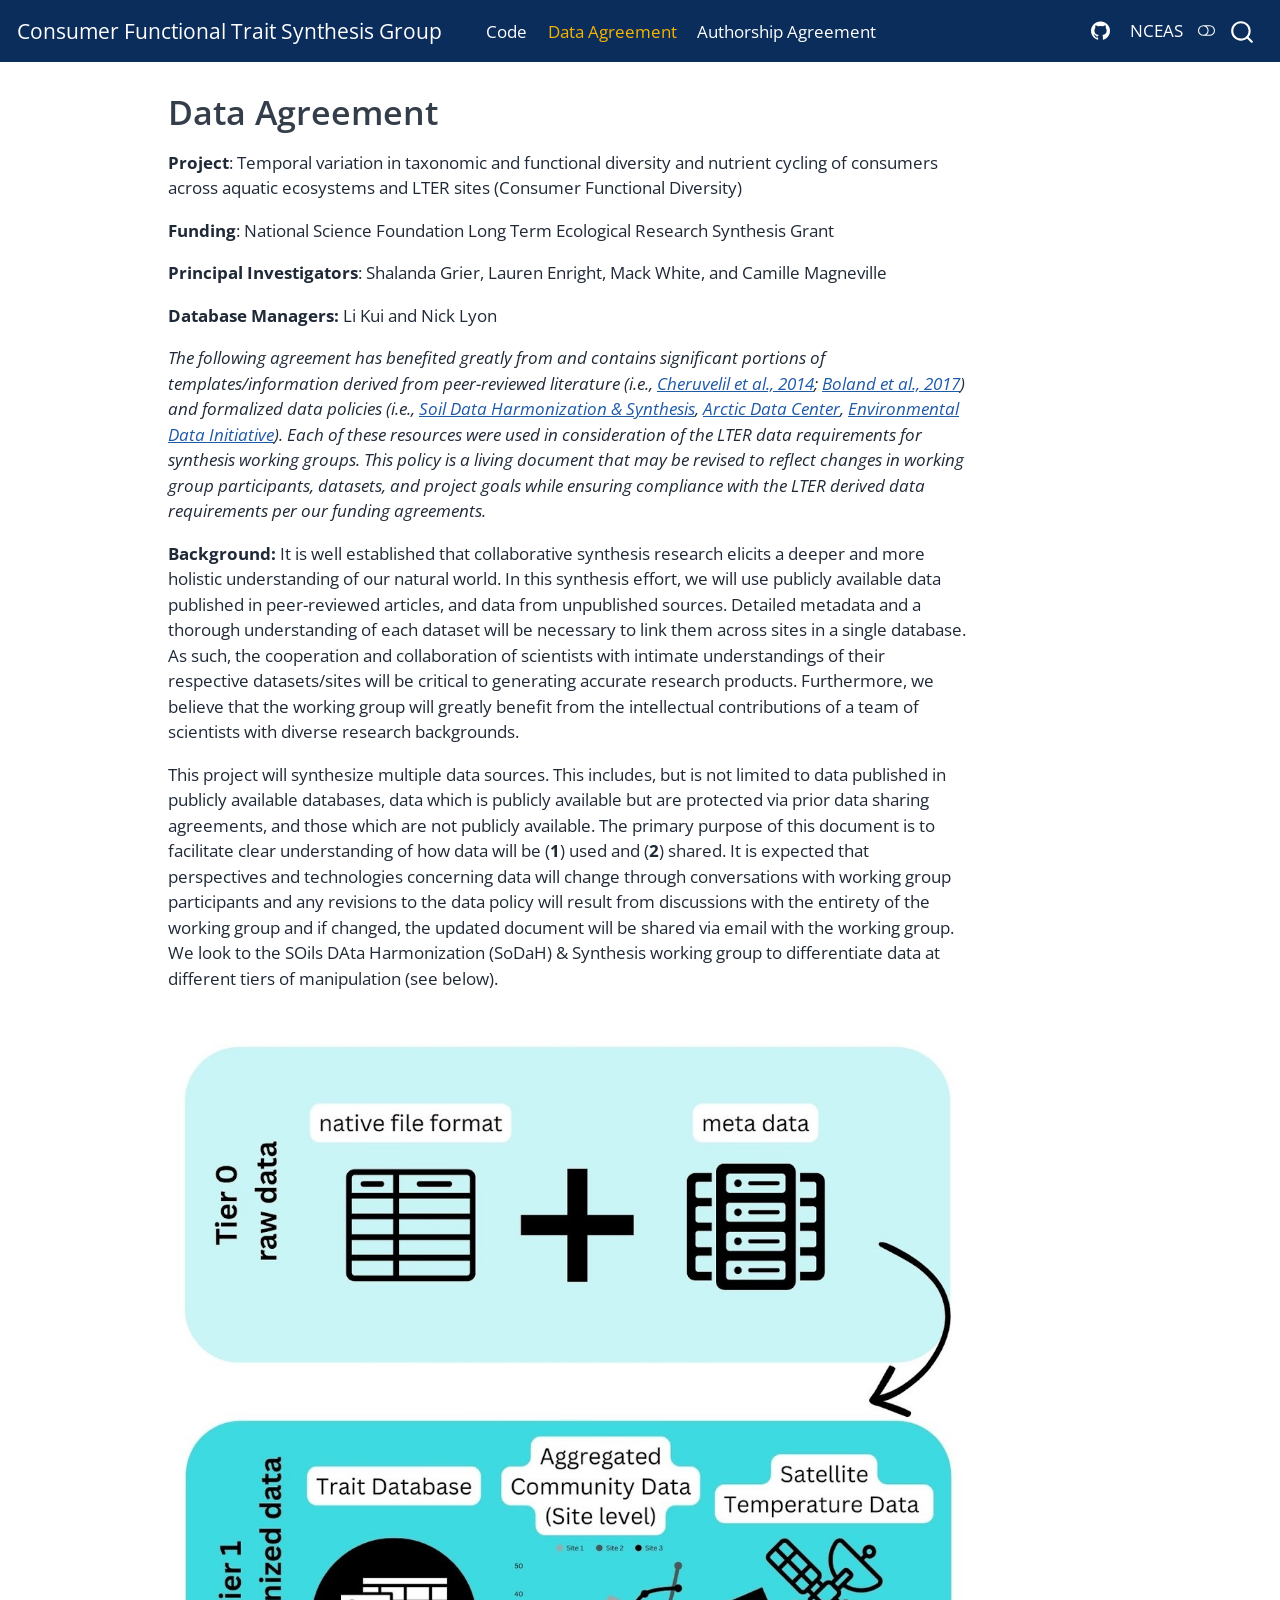
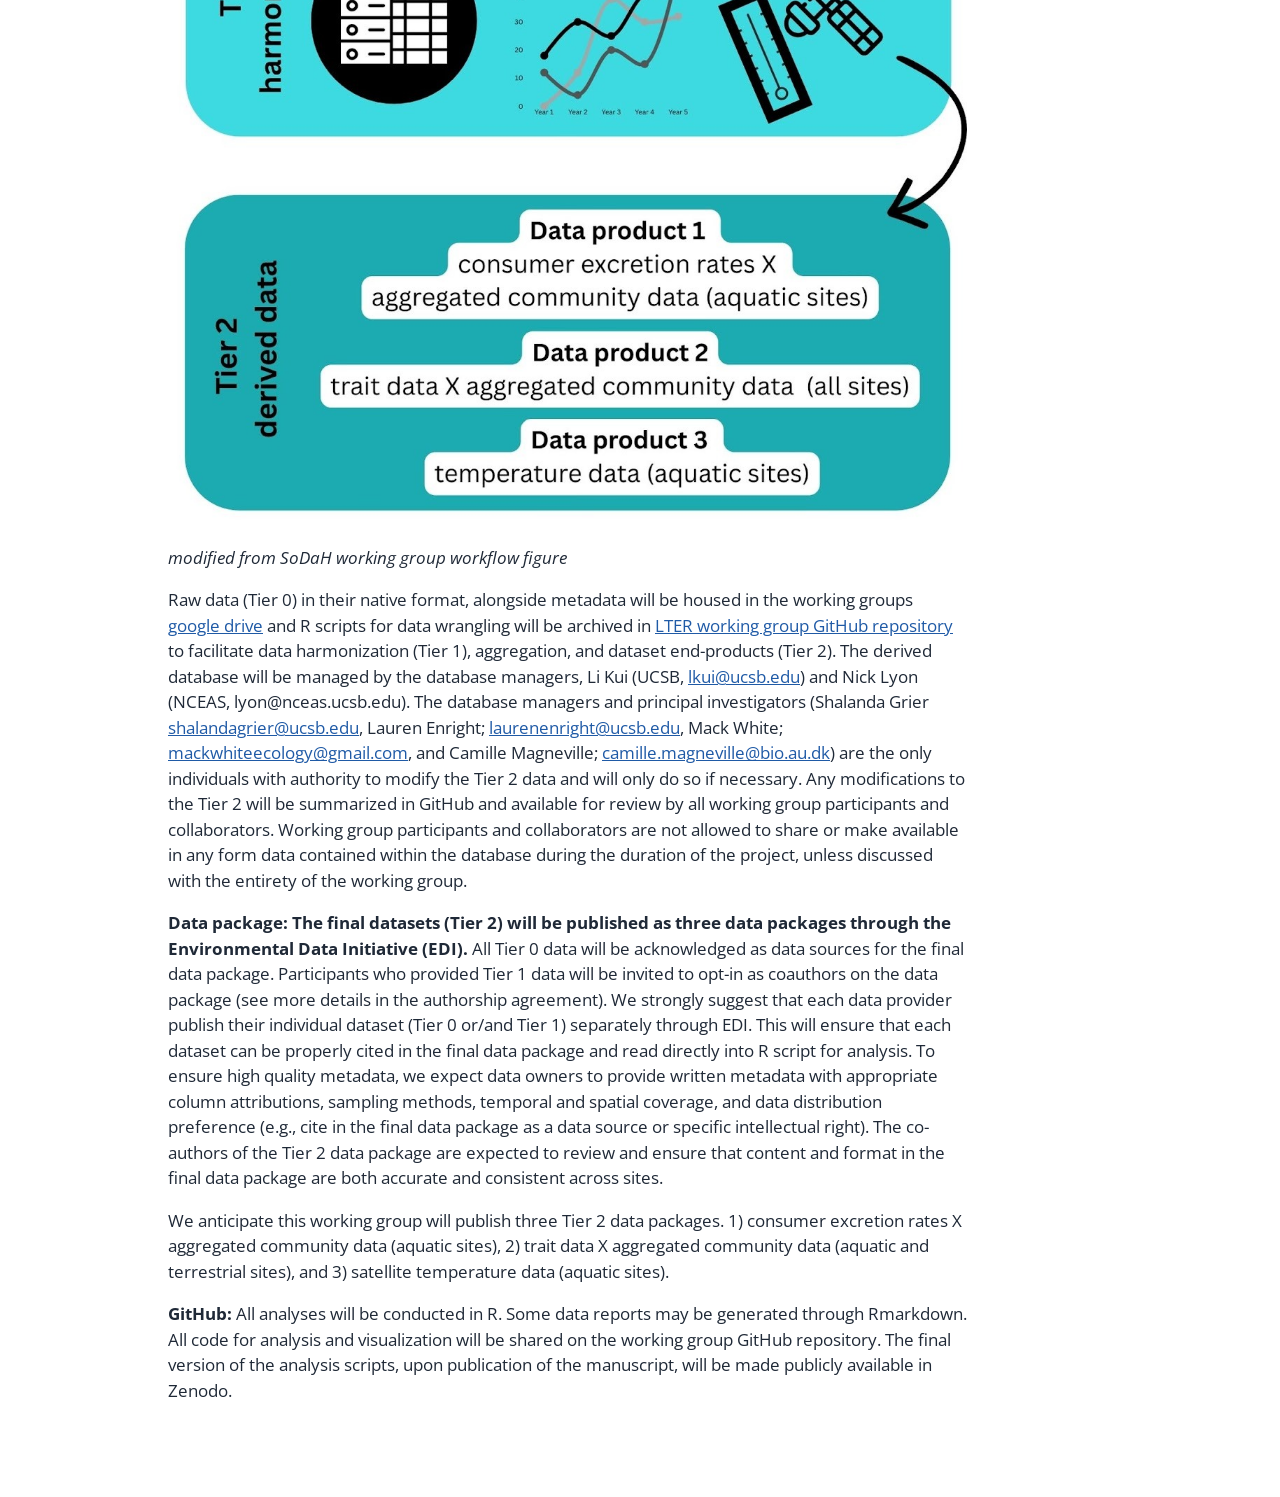
<file: docs/data_agreement.html>
<!DOCTYPE html>
<html xmlns="http://www.w3.org/1999/xhtml" lang="en" xml:lang="en"><head>

<meta charset="utf-8">
<meta name="generator" content="quarto-1.3.361">

<meta name="viewport" content="width=device-width, initial-scale=1.0, user-scalable=yes">


<title>Consumer Functional Trait Synthesis Group - Data Agreement</title>
<style>
code{white-space: pre-wrap;}
span.smallcaps{font-variant: small-caps;}
div.columns{display: flex; gap: min(4vw, 1.5em);}
div.column{flex: auto; overflow-x: auto;}
div.hanging-indent{margin-left: 1.5em; text-indent: -1.5em;}
ul.task-list{list-style: none;}
ul.task-list li input[type="checkbox"] {
  width: 0.8em;
  margin: 0 0.8em 0.2em -1em; /* quarto-specific, see https://github.com/quarto-dev/quarto-cli/issues/4556 */ 
  vertical-align: middle;
}
</style>


<script src="site_libs/quarto-nav/quarto-nav.js"></script>
<script src="site_libs/quarto-nav/headroom.min.js"></script>
<script src="site_libs/clipboard/clipboard.min.js"></script>
<script src="site_libs/quarto-search/autocomplete.umd.js"></script>
<script src="site_libs/quarto-search/fuse.min.js"></script>
<script src="site_libs/quarto-search/quarto-search.js"></script>
<meta name="quarto:offset" content="./">
<link href="./images/hexasticker_mFD.png" rel="icon" type="image/png">
<script src="site_libs/quarto-html/quarto.js"></script>
<script src="site_libs/quarto-html/popper.min.js"></script>
<script src="site_libs/quarto-html/tippy.umd.min.js"></script>
<script src="site_libs/quarto-html/anchor.min.js"></script>
<link href="site_libs/quarto-html/tippy.css" rel="stylesheet">
<link href="site_libs/quarto-html/quarto-syntax-highlighting.css" rel="stylesheet" class="quarto-color-scheme" id="quarto-text-highlighting-styles">
<link href="site_libs/quarto-html/quarto-syntax-highlighting-dark.css" rel="prefetch" class="quarto-color-scheme quarto-color-alternate" id="quarto-text-highlighting-styles">
<script src="site_libs/bootstrap/bootstrap.min.js"></script>
<link href="site_libs/bootstrap/bootstrap-icons.css" rel="stylesheet">
<link href="site_libs/bootstrap/bootstrap.min.css" rel="stylesheet" class="quarto-color-scheme" id="quarto-bootstrap" data-mode="light">
<link href="site_libs/bootstrap/bootstrap-dark.min.css" rel="prefetch" class="quarto-color-scheme quarto-color-alternate" id="quarto-bootstrap" data-mode="dark">
<script id="quarto-search-options" type="application/json">{
  "location": "navbar",
  "copy-button": false,
  "collapse-after": 3,
  "panel-placement": "end",
  "type": "overlay",
  "limit": 20,
  "language": {
    "search-no-results-text": "No results",
    "search-matching-documents-text": "matching documents",
    "search-copy-link-title": "Copy link to search",
    "search-hide-matches-text": "Hide additional matches",
    "search-more-match-text": "more match in this document",
    "search-more-matches-text": "more matches in this document",
    "search-clear-button-title": "Clear",
    "search-detached-cancel-button-title": "Cancel",
    "search-submit-button-title": "Submit",
    "search-label": "Search"
  }
}</script>


</head>

<body class="nav-fixed">

<div id="quarto-search-results"></div>
  <header id="quarto-header" class="headroom fixed-top">
    <nav class="navbar navbar-expand-lg navbar-dark ">
      <div class="navbar-container container-fluid">
      <div class="navbar-brand-container">
    <a class="navbar-brand" href="./index.html">
    <span class="navbar-title">Consumer Functional Trait Synthesis Group</span>
    </a>
  </div>
            <div id="quarto-search" class="" title="Search"></div>
          <button class="navbar-toggler" type="button" data-bs-toggle="collapse" data-bs-target="#navbarCollapse" aria-controls="navbarCollapse" aria-expanded="false" aria-label="Toggle navigation" onclick="if (window.quartoToggleHeadroom) { window.quartoToggleHeadroom(); }">
  <span class="navbar-toggler-icon"></span>
</button>
          <div class="collapse navbar-collapse" id="navbarCollapse">
            <ul class="navbar-nav navbar-nav-scroll me-auto">
  <li class="nav-item">
    <a class="nav-link" href="./code.html" rel="" target="">
 <span class="menu-text">Code</span></a>
  </li>  
  <li class="nav-item">
    <a class="nav-link active" href="./data_agreement.html" rel="" target="" aria-current="page">
 <span class="menu-text">Data Agreement</span></a>
  </li>  
  <li class="nav-item">
    <a class="nav-link" href="./auth_agreement.html" rel="" target="">
 <span class="menu-text">Authorship Agreement</span></a>
  </li>  
</ul>
            <ul class="navbar-nav navbar-nav-scroll ms-auto">
  <li class="nav-item compact">
    <a class="nav-link" href="https://github.com/lter/lter-sparc-consumer-fxn-diversity" rel="" target=""><i class="bi bi-github" role="img">
</i> 
 <span class="menu-text"></span></a>
  </li>  
  <li class="nav-item">
    <a class="nav-link" href="https://www.nceas.ucsb.edu/visiting-NCEAS" rel="" target="">
 <span class="menu-text">NCEAS</span></a>
  </li>  
</ul>
            <div class="quarto-navbar-tools">
  <a href="" class="quarto-color-scheme-toggle quarto-navigation-tool  px-1" onclick="window.quartoToggleColorScheme(); return false;" title="Toggle dark mode"><i class="bi"></i></a>
</div>
          </div> <!-- /navcollapse -->
      </div> <!-- /container-fluid -->
    </nav>
</header>
<!-- content -->
<div id="quarto-content" class="quarto-container page-columns page-rows-contents page-layout-article page-navbar">
<!-- sidebar -->
<!-- margin-sidebar -->
    <div id="quarto-margin-sidebar" class="sidebar margin-sidebar">
        
    </div>
<!-- main -->
<main class="content" id="quarto-document-content">

<header id="title-block-header" class="quarto-title-block default">
<div class="quarto-title">
<h1 class="title">Data Agreement</h1>
</div>



<div class="quarto-title-meta">

    
  
    
  </div>
  

</header>

<p><strong>Project</strong>: Temporal variation in taxonomic and functional diversity and nutrient cycling of consumers across aquatic ecosystems and LTER sites (Consumer Functional Diversity)</p>
<p><strong>Funding</strong>: National Science Foundation Long Term Ecological Research Synthesis Grant</p>
<p><strong>Principal Investigators</strong>: Shalanda Grier, Lauren Enright, Mack White, and Camille Magneville</p>
<p><strong>Database Managers:</strong> Li Kui and Nick Lyon&nbsp;</p>
<p><em>The following agreement has benefited greatly from and contains significant portions of templates/information derived from peer-reviewed literature (i.e., <a href="https://esajournals.onlinelibrary.wiley.com/doi/epdf/10.1890/130001">Cheruvelil et al., 2014</a>; <a href="https://journals.plos.org/ploscompbiol/article?id=10.1371/journal.pcbi.1005278">Boland et al., 2017</a>) and formalized data policies (i.e., <a href="https://lter.github.io/som-website/index.html">Soil Data Harmonization &amp; Synthesis</a>, <a href="https://arcticdata.io/">Arctic Data Center</a>, <a href="https://edirepository.org/">Environmental Data Initiative</a>). Each of these resources were used in consideration of the LTER data requirements for synthesis working groups. This policy is a living document that may be revised to reflect changes in working group participants, datasets, and project goals while ensuring compliance with the LTER derived data requirements per our funding agreements.</em></p>
<p><strong>Background:</strong> It is well established that collaborative synthesis research elicits a deeper and more holistic understanding of our natural world. In this synthesis effort, we will use publicly available data published in peer-reviewed articles, and data from unpublished sources. Detailed metadata and a thorough understanding of each dataset will be necessary to link them across sites in a single database. As such, the cooperation and collaboration of scientists with intimate understandings of their respective datasets/sites will be critical to generating accurate research products. Furthermore, we believe that the working group will greatly benefit from the intellectual contributions of a team of scientists with diverse research backgrounds.</p>
<p>This project will synthesize multiple data sources. This includes, but is not limited to data published in publicly available databases, data which is publicly available but are protected via prior data sharing agreements, and those which are not publicly available. The primary purpose of this document is to facilitate clear understanding of how data will be (<strong>1</strong>) used and (<strong>2</strong>) shared. It is expected that perspectives and technologies concerning data will change through conversations with working group participants and any revisions to the data policy will result from discussions with the entirety of the working group and if changed, the updated document will be shared via email with the working group. We look to the SOils DAta Harmonization (SoDaH) &amp; Synthesis working group to differentiate data at different tiers of manipulation (see below).</p>
<p><img src="images/workflow-01.jpeg" class="img-fluid"></p>
<p><em>modified from SoDaH working group workflow figure</em></p>
<p>Raw data (Tier 0) in their native format, alongside metadata will be housed in the working groups <a href="https://drive.google.com/drive/folders/1AxdFQ0EjNqaLUTzms4prF52cqbVFec0F?usp=drive_link">google drive</a> and R scripts for data wrangling will be archived in <a href="https://github.com/lter/lter-sparc-consumer-fxn-diversity">LTER working group GitHub repository</a> to facilitate data harmonization (Tier 1), aggregation, and dataset end-products (Tier 2). The derived database will be managed by the database managers, Li Kui (UCSB, <a href="mailto:lkui@ucsb.edu">lkui@ucsb.edu</a>) and Nick Lyon (NCEAS, lyon@nceas.ucsb.edu). The database managers and principal investigators (Shalanda Grier <a href="mailto:shalandagrier@ucsb.edu">shalandagrier@ucsb.edu</a>, Lauren Enright; <a href="mailto:laurenenright@ucsb.edu">laurenenright@ucsb.edu</a>, Mack White; <a href="mailto:mackwhiteecology@gmail.com">mackwhiteecology@gmail.com</a>, and Camille Magneville; <a href="mailto:camille.magneville@bio.au.dk">camille.magneville@bio.au.dk</a>) are the only individuals with authority to modify the Tier 2 data and will only do so if necessary. Any modifications to the Tier 2 will be summarized in GitHub and available for review by all working group participants and collaborators. Working group participants and collaborators are not allowed to share or make available in any form data contained within the database during the duration of the project, unless discussed with the entirety of the working group.</p>
<p><strong>Data package: The final datasets (Tier 2) will be published as three data packages through the Environmental Data Initiative (EDI).</strong> All Tier 0 data will be acknowledged as data sources for the final data package. Participants who provided Tier 1 data will be invited to opt-in as coauthors on the data package (see more details in the authorship agreement). We strongly suggest that each data provider publish their individual dataset (Tier 0 or/and Tier 1) separately through EDI. This will ensure that each dataset can be properly cited in the final data package and read directly into R script for analysis. To ensure high quality metadata, we expect data owners to provide written metadata with appropriate column attributions, sampling methods, temporal and spatial coverage, and data distribution preference (e.g., cite in the final data package as a data source or specific intellectual right). The co-authors of the Tier 2 data package are expected to review and ensure that content and format in the final data package are both accurate and consistent across sites.&nbsp;</p>
<p>We anticipate this working group will publish three Tier 2 data packages. 1) consumer excretion rates X aggregated community data (aquatic sites), 2) trait data X aggregated community data (aquatic and terrestrial sites), and 3) satellite temperature data (aquatic sites).&nbsp;</p>
<p><strong>GitHub:</strong> All analyses will be conducted in R. Some data reports may be generated through Rmarkdown. All code for analysis and visualization will be shared on the working group GitHub repository. The final version of the analysis scripts, upon publication of the manuscript, will be made publicly available in Zenodo.</p>



</main> <!-- /main -->
<script id="quarto-html-after-body" type="application/javascript">
window.document.addEventListener("DOMContentLoaded", function (event) {
  const toggleBodyColorMode = (bsSheetEl) => {
    const mode = bsSheetEl.getAttribute("data-mode");
    const bodyEl = window.document.querySelector("body");
    if (mode === "dark") {
      bodyEl.classList.add("quarto-dark");
      bodyEl.classList.remove("quarto-light");
    } else {
      bodyEl.classList.add("quarto-light");
      bodyEl.classList.remove("quarto-dark");
    }
  }
  const toggleBodyColorPrimary = () => {
    const bsSheetEl = window.document.querySelector("link#quarto-bootstrap");
    if (bsSheetEl) {
      toggleBodyColorMode(bsSheetEl);
    }
  }
  toggleBodyColorPrimary();  
  const disableStylesheet = (stylesheets) => {
    for (let i=0; i < stylesheets.length; i++) {
      const stylesheet = stylesheets[i];
      stylesheet.rel = 'prefetch';
    }
  }
  const enableStylesheet = (stylesheets) => {
    for (let i=0; i < stylesheets.length; i++) {
      const stylesheet = stylesheets[i];
      stylesheet.rel = 'stylesheet';
    }
  }
  const manageTransitions = (selector, allowTransitions) => {
    const els = window.document.querySelectorAll(selector);
    for (let i=0; i < els.length; i++) {
      const el = els[i];
      if (allowTransitions) {
        el.classList.remove('notransition');
      } else {
        el.classList.add('notransition');
      }
    }
  }
  const toggleColorMode = (alternate) => {
    // Switch the stylesheets
    const alternateStylesheets = window.document.querySelectorAll('link.quarto-color-scheme.quarto-color-alternate');
    manageTransitions('#quarto-margin-sidebar .nav-link', false);
    if (alternate) {
      enableStylesheet(alternateStylesheets);
      for (const sheetNode of alternateStylesheets) {
        if (sheetNode.id === "quarto-bootstrap") {
          toggleBodyColorMode(sheetNode);
        }
      }
    } else {
      disableStylesheet(alternateStylesheets);
      toggleBodyColorPrimary();
    }
    manageTransitions('#quarto-margin-sidebar .nav-link', true);
    // Switch the toggles
    const toggles = window.document.querySelectorAll('.quarto-color-scheme-toggle');
    for (let i=0; i < toggles.length; i++) {
      const toggle = toggles[i];
      if (toggle) {
        if (alternate) {
          toggle.classList.add("alternate");     
        } else {
          toggle.classList.remove("alternate");
        }
      }
    }
    // Hack to workaround the fact that safari doesn't
    // properly recolor the scrollbar when toggling (#1455)
    if (navigator.userAgent.indexOf('Safari') > 0 && navigator.userAgent.indexOf('Chrome') == -1) {
      manageTransitions("body", false);
      window.scrollTo(0, 1);
      setTimeout(() => {
        window.scrollTo(0, 0);
        manageTransitions("body", true);
      }, 40);  
    }
  }
  const isFileUrl = () => { 
    return window.location.protocol === 'file:';
  }
  const hasAlternateSentinel = () => {  
    let styleSentinel = getColorSchemeSentinel();
    if (styleSentinel !== null) {
      return styleSentinel === "alternate";
    } else {
      return false;
    }
  }
  const setStyleSentinel = (alternate) => {
    const value = alternate ? "alternate" : "default";
    if (!isFileUrl()) {
      window.localStorage.setItem("quarto-color-scheme", value);
    } else {
      localAlternateSentinel = value;
    }
  }
  const getColorSchemeSentinel = () => {
    if (!isFileUrl()) {
      const storageValue = window.localStorage.getItem("quarto-color-scheme");
      return storageValue != null ? storageValue : localAlternateSentinel;
    } else {
      return localAlternateSentinel;
    }
  }
  let localAlternateSentinel = 'default';
  // Dark / light mode switch
  window.quartoToggleColorScheme = () => {
    // Read the current dark / light value 
    let toAlternate = !hasAlternateSentinel();
    toggleColorMode(toAlternate);
    setStyleSentinel(toAlternate);
  };
  // Ensure there is a toggle, if there isn't float one in the top right
  if (window.document.querySelector('.quarto-color-scheme-toggle') === null) {
    const a = window.document.createElement('a');
    a.classList.add('top-right');
    a.classList.add('quarto-color-scheme-toggle');
    a.href = "";
    a.onclick = function() { try { window.quartoToggleColorScheme(); } catch {} return false; };
    const i = window.document.createElement("i");
    i.classList.add('bi');
    a.appendChild(i);
    window.document.body.appendChild(a);
  }
  // Switch to dark mode if need be
  if (hasAlternateSentinel()) {
    toggleColorMode(true);
  } else {
    toggleColorMode(false);
  }
  const icon = "";
  const anchorJS = new window.AnchorJS();
  anchorJS.options = {
    placement: 'right',
    icon: icon
  };
  anchorJS.add('.anchored');
  const isCodeAnnotation = (el) => {
    for (const clz of el.classList) {
      if (clz.startsWith('code-annotation-')) {                     
        return true;
      }
    }
    return false;
  }
  const clipboard = new window.ClipboardJS('.code-copy-button', {
    text: function(trigger) {
      const codeEl = trigger.previousElementSibling.cloneNode(true);
      for (const childEl of codeEl.children) {
        if (isCodeAnnotation(childEl)) {
          childEl.remove();
        }
      }
      return codeEl.innerText;
    }
  });
  clipboard.on('success', function(e) {
    // button target
    const button = e.trigger;
    // don't keep focus
    button.blur();
    // flash "checked"
    button.classList.add('code-copy-button-checked');
    var currentTitle = button.getAttribute("title");
    button.setAttribute("title", "Copied!");
    let tooltip;
    if (window.bootstrap) {
      button.setAttribute("data-bs-toggle", "tooltip");
      button.setAttribute("data-bs-placement", "left");
      button.setAttribute("data-bs-title", "Copied!");
      tooltip = new bootstrap.Tooltip(button, 
        { trigger: "manual", 
          customClass: "code-copy-button-tooltip",
          offset: [0, -8]});
      tooltip.show();    
    }
    setTimeout(function() {
      if (tooltip) {
        tooltip.hide();
        button.removeAttribute("data-bs-title");
        button.removeAttribute("data-bs-toggle");
        button.removeAttribute("data-bs-placement");
      }
      button.setAttribute("title", currentTitle);
      button.classList.remove('code-copy-button-checked');
    }, 1000);
    // clear code selection
    e.clearSelection();
  });
  function tippyHover(el, contentFn) {
    const config = {
      allowHTML: true,
      content: contentFn,
      maxWidth: 500,
      delay: 100,
      arrow: false,
      appendTo: function(el) {
          return el.parentElement;
      },
      interactive: true,
      interactiveBorder: 10,
      theme: 'quarto',
      placement: 'bottom-start'
    };
    window.tippy(el, config); 
  }
  const noterefs = window.document.querySelectorAll('a[role="doc-noteref"]');
  for (var i=0; i<noterefs.length; i++) {
    const ref = noterefs[i];
    tippyHover(ref, function() {
      // use id or data attribute instead here
      let href = ref.getAttribute('data-footnote-href') || ref.getAttribute('href');
      try { href = new URL(href).hash; } catch {}
      const id = href.replace(/^#\/?/, "");
      const note = window.document.getElementById(id);
      return note.innerHTML;
    });
  }
      let selectedAnnoteEl;
      const selectorForAnnotation = ( cell, annotation) => {
        let cellAttr = 'data-code-cell="' + cell + '"';
        let lineAttr = 'data-code-annotation="' +  annotation + '"';
        const selector = 'span[' + cellAttr + '][' + lineAttr + ']';
        return selector;
      }
      const selectCodeLines = (annoteEl) => {
        const doc = window.document;
        const targetCell = annoteEl.getAttribute("data-target-cell");
        const targetAnnotation = annoteEl.getAttribute("data-target-annotation");
        const annoteSpan = window.document.querySelector(selectorForAnnotation(targetCell, targetAnnotation));
        const lines = annoteSpan.getAttribute("data-code-lines").split(",");
        const lineIds = lines.map((line) => {
          return targetCell + "-" + line;
        })
        let top = null;
        let height = null;
        let parent = null;
        if (lineIds.length > 0) {
            //compute the position of the single el (top and bottom and make a div)
            const el = window.document.getElementById(lineIds[0]);
            top = el.offsetTop;
            height = el.offsetHeight;
            parent = el.parentElement.parentElement;
          if (lineIds.length > 1) {
            const lastEl = window.document.getElementById(lineIds[lineIds.length - 1]);
            const bottom = lastEl.offsetTop + lastEl.offsetHeight;
            height = bottom - top;
          }
          if (top !== null && height !== null && parent !== null) {
            // cook up a div (if necessary) and position it 
            let div = window.document.getElementById("code-annotation-line-highlight");
            if (div === null) {
              div = window.document.createElement("div");
              div.setAttribute("id", "code-annotation-line-highlight");
              div.style.position = 'absolute';
              parent.appendChild(div);
            }
            div.style.top = top - 2 + "px";
            div.style.height = height + 4 + "px";
            let gutterDiv = window.document.getElementById("code-annotation-line-highlight-gutter");
            if (gutterDiv === null) {
              gutterDiv = window.document.createElement("div");
              gutterDiv.setAttribute("id", "code-annotation-line-highlight-gutter");
              gutterDiv.style.position = 'absolute';
              const codeCell = window.document.getElementById(targetCell);
              const gutter = codeCell.querySelector('.code-annotation-gutter');
              gutter.appendChild(gutterDiv);
            }
            gutterDiv.style.top = top - 2 + "px";
            gutterDiv.style.height = height + 4 + "px";
          }
          selectedAnnoteEl = annoteEl;
        }
      };
      const unselectCodeLines = () => {
        const elementsIds = ["code-annotation-line-highlight", "code-annotation-line-highlight-gutter"];
        elementsIds.forEach((elId) => {
          const div = window.document.getElementById(elId);
          if (div) {
            div.remove();
          }
        });
        selectedAnnoteEl = undefined;
      };
      // Attach click handler to the DT
      const annoteDls = window.document.querySelectorAll('dt[data-target-cell]');
      for (const annoteDlNode of annoteDls) {
        annoteDlNode.addEventListener('click', (event) => {
          const clickedEl = event.target;
          if (clickedEl !== selectedAnnoteEl) {
            unselectCodeLines();
            const activeEl = window.document.querySelector('dt[data-target-cell].code-annotation-active');
            if (activeEl) {
              activeEl.classList.remove('code-annotation-active');
            }
            selectCodeLines(clickedEl);
            clickedEl.classList.add('code-annotation-active');
          } else {
            // Unselect the line
            unselectCodeLines();
            clickedEl.classList.remove('code-annotation-active');
          }
        });
      }
  const findCites = (el) => {
    const parentEl = el.parentElement;
    if (parentEl) {
      const cites = parentEl.dataset.cites;
      if (cites) {
        return {
          el,
          cites: cites.split(' ')
        };
      } else {
        return findCites(el.parentElement)
      }
    } else {
      return undefined;
    }
  };
  var bibliorefs = window.document.querySelectorAll('a[role="doc-biblioref"]');
  for (var i=0; i<bibliorefs.length; i++) {
    const ref = bibliorefs[i];
    const citeInfo = findCites(ref);
    if (citeInfo) {
      tippyHover(citeInfo.el, function() {
        var popup = window.document.createElement('div');
        citeInfo.cites.forEach(function(cite) {
          var citeDiv = window.document.createElement('div');
          citeDiv.classList.add('hanging-indent');
          citeDiv.classList.add('csl-entry');
          var biblioDiv = window.document.getElementById('ref-' + cite);
          if (biblioDiv) {
            citeDiv.innerHTML = biblioDiv.innerHTML;
          }
          popup.appendChild(citeDiv);
        });
        return popup.innerHTML;
      });
    }
  }
    var localhostRegex = new RegExp(/^(?:http|https):\/\/localhost\:?[0-9]*\//);
      var filterRegex = new RegExp('/' + window.location.host + '/');
    var isInternal = (href) => {
        return filterRegex.test(href) || localhostRegex.test(href);
    }
    // Inspect non-navigation links and adorn them if external
 	var links = window.document.querySelectorAll('a[href]:not(.nav-link):not(.navbar-brand):not(.toc-action):not(.sidebar-link):not(.sidebar-item-toggle):not(.pagination-link):not(.no-external):not([aria-hidden]):not(.dropdown-item)');
    for (var i=0; i<links.length; i++) {
      const link = links[i];
      if (!isInternal(link.href)) {
          // target, if specified
          link.setAttribute("target", "_blank");
      }
    }
});
</script>
</div> <!-- /content -->



</body></html>
</file>
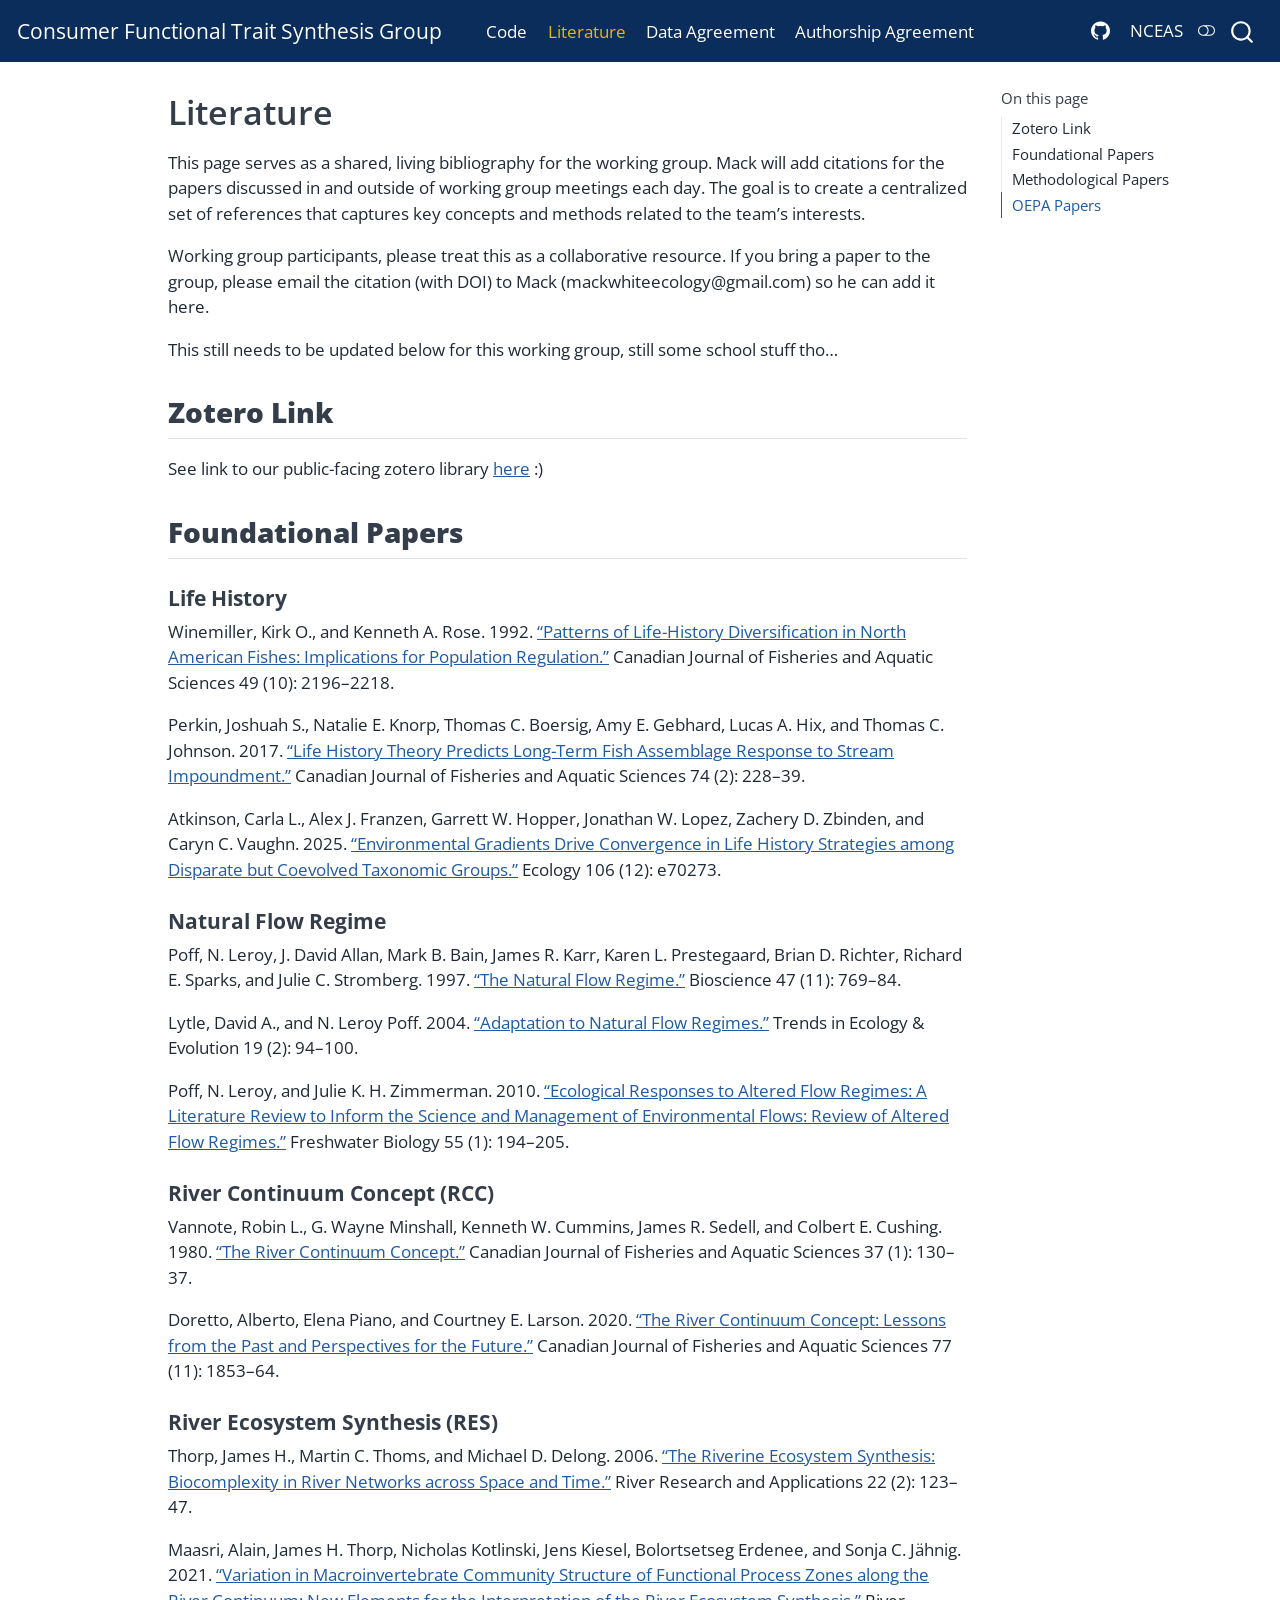
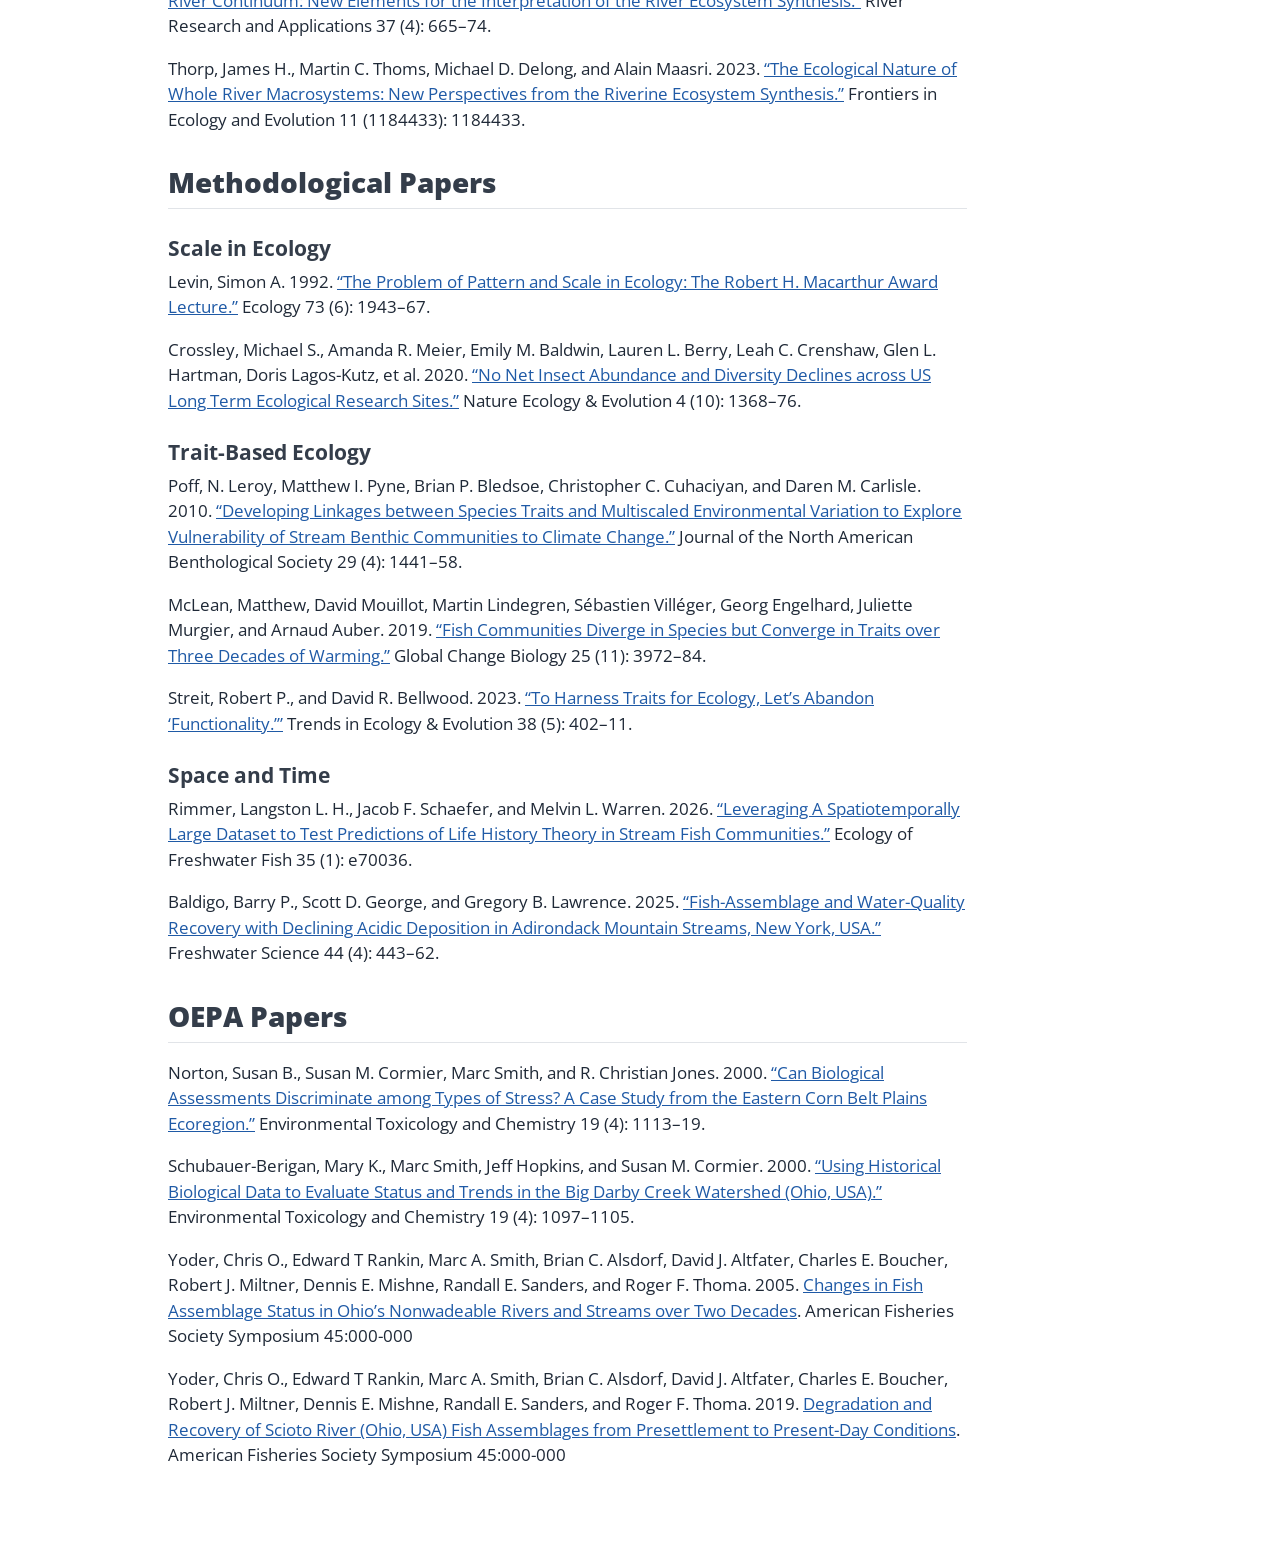
<file: docs/literature.html>
<!DOCTYPE html>
<html xmlns="http://www.w3.org/1999/xhtml" lang="en" xml:lang="en"><head>

<meta charset="utf-8">
<meta name="generator" content="quarto-1.3.361">

<meta name="viewport" content="width=device-width, initial-scale=1.0, user-scalable=yes">


<title>Consumer Functional Trait Synthesis Group - Literature</title>
<style>
code{white-space: pre-wrap;}
span.smallcaps{font-variant: small-caps;}
div.columns{display: flex; gap: min(4vw, 1.5em);}
div.column{flex: auto; overflow-x: auto;}
div.hanging-indent{margin-left: 1.5em; text-indent: -1.5em;}
ul.task-list{list-style: none;}
ul.task-list li input[type="checkbox"] {
  width: 0.8em;
  margin: 0 0.8em 0.2em -1em; /* quarto-specific, see https://github.com/quarto-dev/quarto-cli/issues/4556 */ 
  vertical-align: middle;
}
</style>


<script src="site_libs/quarto-nav/quarto-nav.js"></script>
<script src="site_libs/quarto-nav/headroom.min.js"></script>
<script src="site_libs/clipboard/clipboard.min.js"></script>
<script src="site_libs/quarto-search/autocomplete.umd.js"></script>
<script src="site_libs/quarto-search/fuse.min.js"></script>
<script src="site_libs/quarto-search/quarto-search.js"></script>
<meta name="quarto:offset" content="./">
<link href="./images/hexasticker_mFD.png" rel="icon" type="image/png">
<script src="site_libs/quarto-html/quarto.js"></script>
<script src="site_libs/quarto-html/popper.min.js"></script>
<script src="site_libs/quarto-html/tippy.umd.min.js"></script>
<script src="site_libs/quarto-html/anchor.min.js"></script>
<link href="site_libs/quarto-html/tippy.css" rel="stylesheet">
<link href="site_libs/quarto-html/quarto-syntax-highlighting.css" rel="stylesheet" class="quarto-color-scheme" id="quarto-text-highlighting-styles">
<link href="site_libs/quarto-html/quarto-syntax-highlighting-dark.css" rel="prefetch" class="quarto-color-scheme quarto-color-alternate" id="quarto-text-highlighting-styles">
<script src="site_libs/bootstrap/bootstrap.min.js"></script>
<link href="site_libs/bootstrap/bootstrap-icons.css" rel="stylesheet">
<link href="site_libs/bootstrap/bootstrap.min.css" rel="stylesheet" class="quarto-color-scheme" id="quarto-bootstrap" data-mode="light">
<link href="site_libs/bootstrap/bootstrap-dark.min.css" rel="prefetch" class="quarto-color-scheme quarto-color-alternate" id="quarto-bootstrap" data-mode="dark">
<script id="quarto-search-options" type="application/json">{
  "location": "navbar",
  "copy-button": false,
  "collapse-after": 3,
  "panel-placement": "end",
  "type": "overlay",
  "limit": 20,
  "language": {
    "search-no-results-text": "No results",
    "search-matching-documents-text": "matching documents",
    "search-copy-link-title": "Copy link to search",
    "search-hide-matches-text": "Hide additional matches",
    "search-more-match-text": "more match in this document",
    "search-more-matches-text": "more matches in this document",
    "search-clear-button-title": "Clear",
    "search-detached-cancel-button-title": "Cancel",
    "search-submit-button-title": "Submit",
    "search-label": "Search"
  }
}</script>


</head>

<body class="nav-fixed">

<div id="quarto-search-results"></div>
  <header id="quarto-header" class="headroom fixed-top">
    <nav class="navbar navbar-expand-lg navbar-dark ">
      <div class="navbar-container container-fluid">
      <div class="navbar-brand-container">
    <a class="navbar-brand" href="./index.html">
    <span class="navbar-title">Consumer Functional Trait Synthesis Group</span>
    </a>
  </div>
            <div id="quarto-search" class="" title="Search"></div>
          <button class="navbar-toggler" type="button" data-bs-toggle="collapse" data-bs-target="#navbarCollapse" aria-controls="navbarCollapse" aria-expanded="false" aria-label="Toggle navigation" onclick="if (window.quartoToggleHeadroom) { window.quartoToggleHeadroom(); }">
  <span class="navbar-toggler-icon"></span>
</button>
          <div class="collapse navbar-collapse" id="navbarCollapse">
            <ul class="navbar-nav navbar-nav-scroll me-auto">
  <li class="nav-item">
    <a class="nav-link" href="./code.html" rel="" target="">
 <span class="menu-text">Code</span></a>
  </li>  
  <li class="nav-item">
    <a class="nav-link active" href="./literature.html" rel="" target="" aria-current="page">
 <span class="menu-text">Literature</span></a>
  </li>  
  <li class="nav-item">
    <a class="nav-link" href="./data_agreement.html" rel="" target="">
 <span class="menu-text">Data Agreement</span></a>
  </li>  
  <li class="nav-item">
    <a class="nav-link" href="./auth_agreement.html" rel="" target="">
 <span class="menu-text">Authorship Agreement</span></a>
  </li>  
</ul>
            <ul class="navbar-nav navbar-nav-scroll ms-auto">
  <li class="nav-item compact">
    <a class="nav-link" href="https://github.com/lter/lter-sparc-consumer-fxn-diversity" rel="" target=""><i class="bi bi-github" role="img">
</i> 
 <span class="menu-text"></span></a>
  </li>  
  <li class="nav-item">
    <a class="nav-link" href="https://www.nceas.ucsb.edu/visiting-NCEAS" rel="" target="">
 <span class="menu-text">NCEAS</span></a>
  </li>  
</ul>
            <div class="quarto-navbar-tools">
  <a href="" class="quarto-color-scheme-toggle quarto-navigation-tool  px-1" onclick="window.quartoToggleColorScheme(); return false;" title="Toggle dark mode"><i class="bi"></i></a>
</div>
          </div> <!-- /navcollapse -->
      </div> <!-- /container-fluid -->
    </nav>
</header>
<!-- content -->
<div id="quarto-content" class="quarto-container page-columns page-rows-contents page-layout-article page-navbar">
<!-- sidebar -->
<!-- margin-sidebar -->
    <div id="quarto-margin-sidebar" class="sidebar margin-sidebar">
        <nav id="TOC" role="doc-toc" class="toc-active">
    <h2 id="toc-title">On this page</h2>
   
  <ul>
  <li><a href="#zotero-link" id="toc-zotero-link" class="nav-link active" data-scroll-target="#zotero-link"><strong>Zotero Link</strong></a></li>
  <li><a href="#foundational-papers" id="toc-foundational-papers" class="nav-link" data-scroll-target="#foundational-papers"><strong>Foundational Papers</strong></a></li>
  <li><a href="#methodological-papers" id="toc-methodological-papers" class="nav-link" data-scroll-target="#methodological-papers"><strong>Methodological Papers</strong></a></li>
  <li><a href="#oepa-papers" id="toc-oepa-papers" class="nav-link" data-scroll-target="#oepa-papers"><strong>OEPA Papers</strong></a></li>
  </ul>
</nav>
    </div>
<!-- main -->
<main class="content" id="quarto-document-content">

<header id="title-block-header" class="quarto-title-block default">
<div class="quarto-title">
<h1 class="title">Literature</h1>
</div>



<div class="quarto-title-meta">

    
  
    
  </div>
  

</header>

<p>This page serves as a shared, living bibliography for the working group. Mack will add citations for the papers discussed in and outside of working group meetings each day. The goal is to create a centralized set of references that captures key concepts and methods related to the team’s interests.</p>
<p>Working group participants, please treat this as a collaborative resource. If you bring a paper to the group, please email the citation (with DOI) to Mack (mackwhiteecology@gmail.com) so he can add it here.</p>
<p>This still needs to be updated below for this working group, still some school stuff tho…</p>
<section id="zotero-link" class="level2">
<h2 class="anchored" data-anchor-id="zotero-link"><strong>Zotero Link</strong></h2>
<p>See link to our public-facing zotero library <a href="https://www.zotero.org/groups/6317295/consumerfunctionaldiversity/library">here</a> :)</p>
</section>
<section id="foundational-papers" class="level2">
<h2 class="anchored" data-anchor-id="foundational-papers"><strong>Foundational Papers</strong></h2>
<section id="life-history" class="level4">
<h4 class="anchored" data-anchor-id="life-history"><strong>Life History</strong></h4>
<p>Winemiller, Kirk O., and Kenneth A. Rose. 1992. <a href="https://doi.org/10.1139/f92-242">“Patterns of Life-History Diversification in North American Fishes: Implications for Population Regulation.”</a> Canadian Journal of Fisheries and Aquatic Sciences 49 (10): 2196–2218.</p>
<p>Perkin, Joshuah S., Natalie E. Knorp, Thomas C. Boersig, Amy E. Gebhard, Lucas A. Hix, and Thomas C. Johnson. 2017. <a href="https://doi.org/10.1139/cjfas-2015-0593">“Life History Theory Predicts Long-Term Fish Assemblage Response to Stream Impoundment.”</a> Canadian Journal of Fisheries and Aquatic Sciences 74 (2): 228–39.</p>
<p>Atkinson, Carla L., Alex J. Franzen, Garrett W. Hopper, Jonathan W. Lopez, Zachery D. Zbinden, and Caryn C. Vaughn. 2025. <a href="https://doi.org/10.1002/ecy.70273">“Environmental Gradients Drive Convergence in Life History Strategies among Disparate but Coevolved Taxonomic Groups.”</a> Ecology 106 (12): e70273.</p>
</section>
<section id="natural-flow-regime" class="level4">
<h4 class="anchored" data-anchor-id="natural-flow-regime"><strong>Natural Flow Regime</strong></h4>
<p>Poff, N. Leroy, J. David Allan, Mark B. Bain, James R. Karr, Karen L. Prestegaard, Brian D. Richter, Richard E. Sparks, and Julie C. Stromberg. 1997. <a href="https://doi.org/10.2307/1313099">“The Natural Flow Regime.”</a> Bioscience 47 (11): 769–84.</p>
<p>Lytle, David A., and N. Leroy Poff. 2004. <a href="https://doi.org/10.1016/j.tree.2003.10.002">“Adaptation to Natural Flow Regimes.”</a> Trends in Ecology &amp; Evolution 19 (2): 94–100.</p>
<p>Poff, N. Leroy, and Julie K. H. Zimmerman. 2010. <a href="https://doi.org/10.1111/j.1365-2427.2009.02272.x">“Ecological Responses to Altered Flow Regimes: A Literature Review to Inform the Science and Management of Environmental Flows: Review of Altered Flow Regimes.”</a> Freshwater Biology 55 (1): 194–205.</p>
</section>
<section id="river-continuum-concept-rcc" class="level4">
<h4 class="anchored" data-anchor-id="river-continuum-concept-rcc"><strong>River Continuum Concept (RCC)</strong></h4>
<p>Vannote, Robin L., G. Wayne Minshall, Kenneth W. Cummins, James R. Sedell, and Colbert E. Cushing. 1980. <a href="https://doi.org/10.1139/f80-017">“The River Continuum Concept.”</a> Canadian Journal of Fisheries and Aquatic Sciences 37 (1): 130–37.</p>
<p>Doretto, Alberto, Elena Piano, and Courtney E. Larson. 2020. <a href="https://doi.org/10.1139/cjfas-2020-0039">“The River Continuum Concept: Lessons from the Past and Perspectives for the Future.”</a> Canadian Journal of Fisheries and Aquatic Sciences 77 (11): 1853–64.</p>
</section>
<section id="river-ecosystem-synthesis-res" class="level4">
<h4 class="anchored" data-anchor-id="river-ecosystem-synthesis-res"><strong>River Ecosystem Synthesis (RES)</strong></h4>
<p>Thorp, James H., Martin C. Thoms, and Michael D. Delong. 2006. <a href="https://doi.org/10.1002/rra.901">“The Riverine Ecosystem Synthesis: Biocomplexity in River Networks across Space and Time.”</a> River Research and Applications 22 (2): 123–47.</p>
<p>Maasri, Alain, James H. Thorp, Nicholas Kotlinski, Jens Kiesel, Bolortsetseg Erdenee, and Sonja C. Jähnig. 2021. <a href="https://doi.org/10.1002/rra.3784">“Variation in Macroinvertebrate Community Structure of Functional Process Zones along the River Continuum: New Elements for the Interpretation of the River Ecosystem Synthesis.”</a> River Research and Applications 37 (4): 665–74.</p>
<p>Thorp, James H., Martin C. Thoms, Michael D. Delong, and Alain Maasri. 2023. <a href="https://doi.org/10.3389/fevo.2023.1184433">“The Ecological Nature of Whole River Macrosystems: New Perspectives from the Riverine Ecosystem Synthesis.”</a> Frontiers in Ecology and Evolution 11 (1184433): 1184433.</p>
</section>
</section>
<section id="methodological-papers" class="level2">
<h2 class="anchored" data-anchor-id="methodological-papers"><strong>Methodological Papers</strong></h2>
<section id="scale-in-ecology" class="level4">
<h4 class="anchored" data-anchor-id="scale-in-ecology"><strong>Scale in Ecology</strong></h4>
<p>Levin, Simon A. 1992. <a href="https://doi.org/10.2307/1941447">“The Problem of Pattern and Scale in Ecology: The Robert H. Macarthur Award Lecture.”</a> Ecology 73 (6): 1943–67.</p>
<p>Crossley, Michael S., Amanda R. Meier, Emily M. Baldwin, Lauren L. Berry, Leah C. Crenshaw, Glen L. Hartman, Doris Lagos-Kutz, et al.&nbsp;2020. <a href="https://doi.org/10.1038/s41559-020-1269-4">“No Net Insect Abundance and Diversity Declines across US Long Term Ecological Research Sites.”</a> Nature Ecology &amp; Evolution 4 (10): 1368–76.</p>
</section>
<section id="trait-based-ecology" class="level4">
<h4 class="anchored" data-anchor-id="trait-based-ecology"><strong>Trait-Based Ecology</strong></h4>
<p>Poff, N. Leroy, Matthew I. Pyne, Brian P. Bledsoe, Christopher C. Cuhaciyan, and Daren M. Carlisle. 2010. <a href="https://doi.org/10.1899/10-030.1">“Developing Linkages between Species Traits and Multiscaled Environmental Variation to Explore Vulnerability of Stream Benthic Communities to Climate Change.”</a> Journal of the North American Benthological Society 29 (4): 1441–58.</p>
<p>McLean, Matthew, David Mouillot, Martin Lindegren, Sébastien Villéger, Georg Engelhard, Juliette Murgier, and Arnaud Auber. 2019. <a href="https://doi.org/10.1111/gcb.14785">“Fish Communities Diverge in Species but Converge in Traits over Three Decades of Warming.”</a> Global Change Biology 25 (11): 3972–84.</p>
<p>Streit, Robert P., and David R. Bellwood. 2023. <a href="https://doi.org/10.1016/j.tree.2022.11.009">“To Harness Traits for Ecology, Let’s Abandon ‘Functionality.’”</a> Trends in Ecology &amp; Evolution 38 (5): 402–11.</p>
</section>
<section id="space-and-time" class="level4">
<h4 class="anchored" data-anchor-id="space-and-time"><strong>Space and Time</strong></h4>
<p>Rimmer, Langston L. H., Jacob F. Schaefer, and Melvin L. Warren. 2026. <a href="https://doi.org/10.1111/eff.70036">“Leveraging A Spatiotemporally Large Dataset to Test Predictions of Life History Theory in Stream Fish Communities.”</a> Ecology of Freshwater Fish 35 (1): e70036.</p>
<p>Baldigo, Barry P., Scott D. George, and Gregory B. Lawrence. 2025. <a href="https://doi.org/10.1086/738871">“Fish-Assemblage and Water-Quality Recovery with Declining Acidic Deposition in Adirondack Mountain Streams, New York, USA.”</a> Freshwater Science 44 (4): 443–62.</p>
</section>
</section>
<section id="oepa-papers" class="level2">
<h2 class="anchored" data-anchor-id="oepa-papers"><strong>OEPA Papers</strong></h2>
<p>Norton, Susan B., Susan M. Cormier, Marc Smith, and R. Christian Jones. 2000. <a href="https://academic.oup.com/etc/article/19/4/1113/7830681">“Can Biological Assessments Discriminate among Types of Stress? A Case Study from the Eastern Corn Belt Plains Ecoregion.”</a> Environmental Toxicology and Chemistry 19 (4): 1113–19.</p>
<p>Schubauer-Berigan, Mary K., Marc Smith, Jeff Hopkins, and Susan M. Cormier. 2000. <a href="https://academic.oup.com/etc/article/19/4/1097/7830702">“Using Historical Biological Data to Evaluate Status and Trends in the Big Darby Creek Watershed (Ohio, USA).”</a> Environmental Toxicology and Chemistry 19 (4): 1097–1105.</p>
<p>Yoder, Chris O., Edward T Rankin, Marc A. Smith, Brian C. Alsdorf, David J. Altfater, Charles E. Boucher, Robert J. Miltner, Dennis E. Mishne, Randall E. Sanders, and Roger F. Thoma. 2005. <a href="https://www.researchgate.net/profile/Roger-Thoma/publication/260158637_Changes_in_fish_assemblage_status_in_Ohio's_nonwadeable_rivers_and_streams_over_two_decades/links/00b4952fdee474a26a000000/Changes-in-fish-assemblage-status-in-Ohios-nonwadeable-rivers-and-streams-over-two-decades.pdf">Changes in Fish Assemblage Status in Ohio’s Nonwadeable Rivers and Streams over Two Decades</a>. American Fisheries Society Symposium 45:000-000</p>
<p>Yoder, Chris O., Edward T Rankin, Marc A. Smith, Brian C. Alsdorf, David J. Altfater, Charles E. Boucher, Robert J. Miltner, Dennis E. Mishne, Randall E. Sanders, and Roger F. Thoma. 2019. <a href="https://fisheries.org/doi/9781934874554-ch10/">Degradation and Recovery of Scioto River (Ohio, USA) Fish Assemblages from Presettlement to Present-Day Conditions</a>. American Fisheries Society Symposium 45:000-000</p>


</section>

</main> <!-- /main -->
<script id="quarto-html-after-body" type="application/javascript">
window.document.addEventListener("DOMContentLoaded", function (event) {
  const toggleBodyColorMode = (bsSheetEl) => {
    const mode = bsSheetEl.getAttribute("data-mode");
    const bodyEl = window.document.querySelector("body");
    if (mode === "dark") {
      bodyEl.classList.add("quarto-dark");
      bodyEl.classList.remove("quarto-light");
    } else {
      bodyEl.classList.add("quarto-light");
      bodyEl.classList.remove("quarto-dark");
    }
  }
  const toggleBodyColorPrimary = () => {
    const bsSheetEl = window.document.querySelector("link#quarto-bootstrap");
    if (bsSheetEl) {
      toggleBodyColorMode(bsSheetEl);
    }
  }
  toggleBodyColorPrimary();  
  const disableStylesheet = (stylesheets) => {
    for (let i=0; i < stylesheets.length; i++) {
      const stylesheet = stylesheets[i];
      stylesheet.rel = 'prefetch';
    }
  }
  const enableStylesheet = (stylesheets) => {
    for (let i=0; i < stylesheets.length; i++) {
      const stylesheet = stylesheets[i];
      stylesheet.rel = 'stylesheet';
    }
  }
  const manageTransitions = (selector, allowTransitions) => {
    const els = window.document.querySelectorAll(selector);
    for (let i=0; i < els.length; i++) {
      const el = els[i];
      if (allowTransitions) {
        el.classList.remove('notransition');
      } else {
        el.classList.add('notransition');
      }
    }
  }
  const toggleColorMode = (alternate) => {
    // Switch the stylesheets
    const alternateStylesheets = window.document.querySelectorAll('link.quarto-color-scheme.quarto-color-alternate');
    manageTransitions('#quarto-margin-sidebar .nav-link', false);
    if (alternate) {
      enableStylesheet(alternateStylesheets);
      for (const sheetNode of alternateStylesheets) {
        if (sheetNode.id === "quarto-bootstrap") {
          toggleBodyColorMode(sheetNode);
        }
      }
    } else {
      disableStylesheet(alternateStylesheets);
      toggleBodyColorPrimary();
    }
    manageTransitions('#quarto-margin-sidebar .nav-link', true);
    // Switch the toggles
    const toggles = window.document.querySelectorAll('.quarto-color-scheme-toggle');
    for (let i=0; i < toggles.length; i++) {
      const toggle = toggles[i];
      if (toggle) {
        if (alternate) {
          toggle.classList.add("alternate");     
        } else {
          toggle.classList.remove("alternate");
        }
      }
    }
    // Hack to workaround the fact that safari doesn't
    // properly recolor the scrollbar when toggling (#1455)
    if (navigator.userAgent.indexOf('Safari') > 0 && navigator.userAgent.indexOf('Chrome') == -1) {
      manageTransitions("body", false);
      window.scrollTo(0, 1);
      setTimeout(() => {
        window.scrollTo(0, 0);
        manageTransitions("body", true);
      }, 40);  
    }
  }
  const isFileUrl = () => { 
    return window.location.protocol === 'file:';
  }
  const hasAlternateSentinel = () => {  
    let styleSentinel = getColorSchemeSentinel();
    if (styleSentinel !== null) {
      return styleSentinel === "alternate";
    } else {
      return false;
    }
  }
  const setStyleSentinel = (alternate) => {
    const value = alternate ? "alternate" : "default";
    if (!isFileUrl()) {
      window.localStorage.setItem("quarto-color-scheme", value);
    } else {
      localAlternateSentinel = value;
    }
  }
  const getColorSchemeSentinel = () => {
    if (!isFileUrl()) {
      const storageValue = window.localStorage.getItem("quarto-color-scheme");
      return storageValue != null ? storageValue : localAlternateSentinel;
    } else {
      return localAlternateSentinel;
    }
  }
  let localAlternateSentinel = 'default';
  // Dark / light mode switch
  window.quartoToggleColorScheme = () => {
    // Read the current dark / light value 
    let toAlternate = !hasAlternateSentinel();
    toggleColorMode(toAlternate);
    setStyleSentinel(toAlternate);
  };
  // Ensure there is a toggle, if there isn't float one in the top right
  if (window.document.querySelector('.quarto-color-scheme-toggle') === null) {
    const a = window.document.createElement('a');
    a.classList.add('top-right');
    a.classList.add('quarto-color-scheme-toggle');
    a.href = "";
    a.onclick = function() { try { window.quartoToggleColorScheme(); } catch {} return false; };
    const i = window.document.createElement("i");
    i.classList.add('bi');
    a.appendChild(i);
    window.document.body.appendChild(a);
  }
  // Switch to dark mode if need be
  if (hasAlternateSentinel()) {
    toggleColorMode(true);
  } else {
    toggleColorMode(false);
  }
  const icon = "";
  const anchorJS = new window.AnchorJS();
  anchorJS.options = {
    placement: 'right',
    icon: icon
  };
  anchorJS.add('.anchored');
  const isCodeAnnotation = (el) => {
    for (const clz of el.classList) {
      if (clz.startsWith('code-annotation-')) {                     
        return true;
      }
    }
    return false;
  }
  const clipboard = new window.ClipboardJS('.code-copy-button', {
    text: function(trigger) {
      const codeEl = trigger.previousElementSibling.cloneNode(true);
      for (const childEl of codeEl.children) {
        if (isCodeAnnotation(childEl)) {
          childEl.remove();
        }
      }
      return codeEl.innerText;
    }
  });
  clipboard.on('success', function(e) {
    // button target
    const button = e.trigger;
    // don't keep focus
    button.blur();
    // flash "checked"
    button.classList.add('code-copy-button-checked');
    var currentTitle = button.getAttribute("title");
    button.setAttribute("title", "Copied!");
    let tooltip;
    if (window.bootstrap) {
      button.setAttribute("data-bs-toggle", "tooltip");
      button.setAttribute("data-bs-placement", "left");
      button.setAttribute("data-bs-title", "Copied!");
      tooltip = new bootstrap.Tooltip(button, 
        { trigger: "manual", 
          customClass: "code-copy-button-tooltip",
          offset: [0, -8]});
      tooltip.show();    
    }
    setTimeout(function() {
      if (tooltip) {
        tooltip.hide();
        button.removeAttribute("data-bs-title");
        button.removeAttribute("data-bs-toggle");
        button.removeAttribute("data-bs-placement");
      }
      button.setAttribute("title", currentTitle);
      button.classList.remove('code-copy-button-checked');
    }, 1000);
    // clear code selection
    e.clearSelection();
  });
  function tippyHover(el, contentFn) {
    const config = {
      allowHTML: true,
      content: contentFn,
      maxWidth: 500,
      delay: 100,
      arrow: false,
      appendTo: function(el) {
          return el.parentElement;
      },
      interactive: true,
      interactiveBorder: 10,
      theme: 'quarto',
      placement: 'bottom-start'
    };
    window.tippy(el, config); 
  }
  const noterefs = window.document.querySelectorAll('a[role="doc-noteref"]');
  for (var i=0; i<noterefs.length; i++) {
    const ref = noterefs[i];
    tippyHover(ref, function() {
      // use id or data attribute instead here
      let href = ref.getAttribute('data-footnote-href') || ref.getAttribute('href');
      try { href = new URL(href).hash; } catch {}
      const id = href.replace(/^#\/?/, "");
      const note = window.document.getElementById(id);
      return note.innerHTML;
    });
  }
      let selectedAnnoteEl;
      const selectorForAnnotation = ( cell, annotation) => {
        let cellAttr = 'data-code-cell="' + cell + '"';
        let lineAttr = 'data-code-annotation="' +  annotation + '"';
        const selector = 'span[' + cellAttr + '][' + lineAttr + ']';
        return selector;
      }
      const selectCodeLines = (annoteEl) => {
        const doc = window.document;
        const targetCell = annoteEl.getAttribute("data-target-cell");
        const targetAnnotation = annoteEl.getAttribute("data-target-annotation");
        const annoteSpan = window.document.querySelector(selectorForAnnotation(targetCell, targetAnnotation));
        const lines = annoteSpan.getAttribute("data-code-lines").split(",");
        const lineIds = lines.map((line) => {
          return targetCell + "-" + line;
        })
        let top = null;
        let height = null;
        let parent = null;
        if (lineIds.length > 0) {
            //compute the position of the single el (top and bottom and make a div)
            const el = window.document.getElementById(lineIds[0]);
            top = el.offsetTop;
            height = el.offsetHeight;
            parent = el.parentElement.parentElement;
          if (lineIds.length > 1) {
            const lastEl = window.document.getElementById(lineIds[lineIds.length - 1]);
            const bottom = lastEl.offsetTop + lastEl.offsetHeight;
            height = bottom - top;
          }
          if (top !== null && height !== null && parent !== null) {
            // cook up a div (if necessary) and position it 
            let div = window.document.getElementById("code-annotation-line-highlight");
            if (div === null) {
              div = window.document.createElement("div");
              div.setAttribute("id", "code-annotation-line-highlight");
              div.style.position = 'absolute';
              parent.appendChild(div);
            }
            div.style.top = top - 2 + "px";
            div.style.height = height + 4 + "px";
            let gutterDiv = window.document.getElementById("code-annotation-line-highlight-gutter");
            if (gutterDiv === null) {
              gutterDiv = window.document.createElement("div");
              gutterDiv.setAttribute("id", "code-annotation-line-highlight-gutter");
              gutterDiv.style.position = 'absolute';
              const codeCell = window.document.getElementById(targetCell);
              const gutter = codeCell.querySelector('.code-annotation-gutter');
              gutter.appendChild(gutterDiv);
            }
            gutterDiv.style.top = top - 2 + "px";
            gutterDiv.style.height = height + 4 + "px";
          }
          selectedAnnoteEl = annoteEl;
        }
      };
      const unselectCodeLines = () => {
        const elementsIds = ["code-annotation-line-highlight", "code-annotation-line-highlight-gutter"];
        elementsIds.forEach((elId) => {
          const div = window.document.getElementById(elId);
          if (div) {
            div.remove();
          }
        });
        selectedAnnoteEl = undefined;
      };
      // Attach click handler to the DT
      const annoteDls = window.document.querySelectorAll('dt[data-target-cell]');
      for (const annoteDlNode of annoteDls) {
        annoteDlNode.addEventListener('click', (event) => {
          const clickedEl = event.target;
          if (clickedEl !== selectedAnnoteEl) {
            unselectCodeLines();
            const activeEl = window.document.querySelector('dt[data-target-cell].code-annotation-active');
            if (activeEl) {
              activeEl.classList.remove('code-annotation-active');
            }
            selectCodeLines(clickedEl);
            clickedEl.classList.add('code-annotation-active');
          } else {
            // Unselect the line
            unselectCodeLines();
            clickedEl.classList.remove('code-annotation-active');
          }
        });
      }
  const findCites = (el) => {
    const parentEl = el.parentElement;
    if (parentEl) {
      const cites = parentEl.dataset.cites;
      if (cites) {
        return {
          el,
          cites: cites.split(' ')
        };
      } else {
        return findCites(el.parentElement)
      }
    } else {
      return undefined;
    }
  };
  var bibliorefs = window.document.querySelectorAll('a[role="doc-biblioref"]');
  for (var i=0; i<bibliorefs.length; i++) {
    const ref = bibliorefs[i];
    const citeInfo = findCites(ref);
    if (citeInfo) {
      tippyHover(citeInfo.el, function() {
        var popup = window.document.createElement('div');
        citeInfo.cites.forEach(function(cite) {
          var citeDiv = window.document.createElement('div');
          citeDiv.classList.add('hanging-indent');
          citeDiv.classList.add('csl-entry');
          var biblioDiv = window.document.getElementById('ref-' + cite);
          if (biblioDiv) {
            citeDiv.innerHTML = biblioDiv.innerHTML;
          }
          popup.appendChild(citeDiv);
        });
        return popup.innerHTML;
      });
    }
  }
    var localhostRegex = new RegExp(/^(?:http|https):\/\/localhost\:?[0-9]*\//);
      var filterRegex = new RegExp('/' + window.location.host + '/');
    var isInternal = (href) => {
        return filterRegex.test(href) || localhostRegex.test(href);
    }
    // Inspect non-navigation links and adorn them if external
 	var links = window.document.querySelectorAll('a[href]:not(.nav-link):not(.navbar-brand):not(.toc-action):not(.sidebar-link):not(.sidebar-item-toggle):not(.pagination-link):not(.no-external):not([aria-hidden]):not(.dropdown-item)');
    for (var i=0; i<links.length; i++) {
      const link = links[i];
      if (!isInternal(link.href)) {
          // target, if specified
          link.setAttribute("target", "_blank");
      }
    }
});
</script>
</div> <!-- /content -->



</body></html>
</file>
<file: docs/site_libs/quarto-html/tippy.css>
.tippy-box[data-animation=fade][data-state=hidden]{opacity:0}[data-tippy-root]{max-width:calc(100vw - 10px)}.tippy-box{position:relative;background-color:#333;color:#fff;border-radius:4px;font-size:14px;line-height:1.4;white-space:normal;outline:0;transition-property:transform,visibility,opacity}.tippy-box[data-placement^=top]>.tippy-arrow{bottom:0}.tippy-box[data-placement^=top]>.tippy-arrow:before{bottom:-7px;left:0;border-width:8px 8px 0;border-top-color:initial;transform-origin:center top}.tippy-box[data-placement^=bottom]>.tippy-arrow{top:0}.tippy-box[data-placement^=bottom]>.tippy-arrow:before{top:-7px;left:0;border-width:0 8px 8px;border-bottom-color:initial;transform-origin:center bottom}.tippy-box[data-placement^=left]>.tippy-arrow{right:0}.tippy-box[data-placement^=left]>.tippy-arrow:before{border-width:8px 0 8px 8px;border-left-color:initial;right:-7px;transform-origin:center left}.tippy-box[data-placement^=right]>.tippy-arrow{left:0}.tippy-box[data-placement^=right]>.tippy-arrow:before{left:-7px;border-width:8px 8px 8px 0;border-right-color:initial;transform-origin:center right}.tippy-box[data-inertia][data-state=visible]{transition-timing-function:cubic-bezier(.54,1.5,.38,1.11)}.tippy-arrow{width:16px;height:16px;color:#333}.tippy-arrow:before{content:"";position:absolute;border-color:transparent;border-style:solid}.tippy-content{position:relative;padding:5px 9px;z-index:1}
</file>
<file: docs/site_libs/quarto-html/quarto-syntax-highlighting.css>
/* quarto syntax highlight colors */
:root {
  --quarto-hl-ot-color: #003B4F;
  --quarto-hl-at-color: #657422;
  --quarto-hl-ss-color: #20794D;
  --quarto-hl-an-color: #5E5E5E;
  --quarto-hl-fu-color: #4758AB;
  --quarto-hl-st-color: #20794D;
  --quarto-hl-cf-color: #003B4F;
  --quarto-hl-op-color: #5E5E5E;
  --quarto-hl-er-color: #AD0000;
  --quarto-hl-bn-color: #AD0000;
  --quarto-hl-al-color: #AD0000;
  --quarto-hl-va-color: #111111;
  --quarto-hl-bu-color: inherit;
  --quarto-hl-ex-color: inherit;
  --quarto-hl-pp-color: #AD0000;
  --quarto-hl-in-color: #5E5E5E;
  --quarto-hl-vs-color: #20794D;
  --quarto-hl-wa-color: #5E5E5E;
  --quarto-hl-do-color: #5E5E5E;
  --quarto-hl-im-color: #00769E;
  --quarto-hl-ch-color: #20794D;
  --quarto-hl-dt-color: #AD0000;
  --quarto-hl-fl-color: #AD0000;
  --quarto-hl-co-color: #5E5E5E;
  --quarto-hl-cv-color: #5E5E5E;
  --quarto-hl-cn-color: #8f5902;
  --quarto-hl-sc-color: #5E5E5E;
  --quarto-hl-dv-color: #AD0000;
  --quarto-hl-kw-color: #003B4F;
}

/* other quarto variables */
:root {
  --quarto-font-monospace: SFMono-Regular, Menlo, Monaco, Consolas, "Liberation Mono", "Courier New", monospace;
}

pre > code.sourceCode > span {
  color: #003B4F;
}

code span {
  color: #003B4F;
}

code.sourceCode > span {
  color: #003B4F;
}

div.sourceCode,
div.sourceCode pre.sourceCode {
  color: #003B4F;
}

code span.ot {
  color: #003B4F;
  font-style: inherit;
}

code span.at {
  color: #657422;
  font-style: inherit;
}

code span.ss {
  color: #20794D;
  font-style: inherit;
}

code span.an {
  color: #5E5E5E;
  font-style: inherit;
}

code span.fu {
  color: #4758AB;
  font-style: inherit;
}

code span.st {
  color: #20794D;
  font-style: inherit;
}

code span.cf {
  color: #003B4F;
  font-style: inherit;
}

code span.op {
  color: #5E5E5E;
  font-style: inherit;
}

code span.er {
  color: #AD0000;
  font-style: inherit;
}

code span.bn {
  color: #AD0000;
  font-style: inherit;
}

code span.al {
  color: #AD0000;
  font-style: inherit;
}

code span.va {
  color: #111111;
  font-style: inherit;
}

code span.bu {
  font-style: inherit;
}

code span.ex {
  font-style: inherit;
}

code span.pp {
  color: #AD0000;
  font-style: inherit;
}

code span.in {
  color: #5E5E5E;
  font-style: inherit;
}

code span.vs {
  color: #20794D;
  font-style: inherit;
}

code span.wa {
  color: #5E5E5E;
  font-style: italic;
}

code span.do {
  color: #5E5E5E;
  font-style: italic;
}

code span.im {
  color: #00769E;
  font-style: inherit;
}

code span.ch {
  color: #20794D;
  font-style: inherit;
}

code span.dt {
  color: #AD0000;
  font-style: inherit;
}

code span.fl {
  color: #AD0000;
  font-style: inherit;
}

code span.co {
  color: #5E5E5E;
  font-style: inherit;
}

code span.cv {
  color: #5E5E5E;
  font-style: italic;
}

code span.cn {
  color: #8f5902;
  font-style: inherit;
}

code span.sc {
  color: #5E5E5E;
  font-style: inherit;
}

code span.dv {
  color: #AD0000;
  font-style: inherit;
}

code span.kw {
  color: #003B4F;
  font-style: inherit;
}

.prevent-inlining {
  content: "</";
}

/*# sourceMappingURL=debc5d5d77c3f9108843748ff7464032.css.map */
</file>
<file: docs/site_libs/quarto-html/quarto-syntax-highlighting-dark.css>
/* quarto syntax highlight colors */
:root {
  --quarto-hl-al-color: #f07178;
  --quarto-hl-an-color: #d4d0ab;
  --quarto-hl-at-color: #00e0e0;
  --quarto-hl-bn-color: #d4d0ab;
  --quarto-hl-bu-color: #abe338;
  --quarto-hl-ch-color: #abe338;
  --quarto-hl-co-color: #f8f8f2;
  --quarto-hl-cv-color: #ffd700;
  --quarto-hl-cn-color: #ffd700;
  --quarto-hl-cf-color: #ffa07a;
  --quarto-hl-dt-color: #ffa07a;
  --quarto-hl-dv-color: #d4d0ab;
  --quarto-hl-do-color: #f8f8f2;
  --quarto-hl-er-color: #f07178;
  --quarto-hl-ex-color: #00e0e0;
  --quarto-hl-fl-color: #d4d0ab;
  --quarto-hl-fu-color: #ffa07a;
  --quarto-hl-im-color: #abe338;
  --quarto-hl-in-color: #d4d0ab;
  --quarto-hl-kw-color: #ffa07a;
  --quarto-hl-op-color: #ffa07a;
  --quarto-hl-ot-color: #00e0e0;
  --quarto-hl-pp-color: #dcc6e0;
  --quarto-hl-re-color: #00e0e0;
  --quarto-hl-sc-color: #abe338;
  --quarto-hl-ss-color: #abe338;
  --quarto-hl-st-color: #abe338;
  --quarto-hl-va-color: #00e0e0;
  --quarto-hl-vs-color: #abe338;
  --quarto-hl-wa-color: #dcc6e0;
}

/* other quarto variables */
:root {
  --quarto-font-monospace: SFMono-Regular, Menlo, Monaco, Consolas, "Liberation Mono", "Courier New", monospace;
}

code span.al {
  background-color: #2a0f15;
  font-weight: bold;
  color: #f07178;
}

code span.an {
  color: #d4d0ab;
}

code span.at {
  color: #00e0e0;
}

code span.bn {
  color: #d4d0ab;
}

code span.bu {
  color: #abe338;
}

code span.ch {
  color: #abe338;
}

code span.co {
  font-style: italic;
  color: #f8f8f2;
}

code span.cv {
  color: #ffd700;
}

code span.cn {
  color: #ffd700;
}

code span.cf {
  font-weight: bold;
  color: #ffa07a;
}

code span.dt {
  color: #ffa07a;
}

code span.dv {
  color: #d4d0ab;
}

code span.do {
  color: #f8f8f2;
}

code span.er {
  color: #f07178;
  text-decoration: underline;
}

code span.ex {
  font-weight: bold;
  color: #00e0e0;
}

code span.fl {
  color: #d4d0ab;
}

code span.fu {
  color: #ffa07a;
}

code span.im {
  color: #abe338;
}

code span.in {
  color: #d4d0ab;
}

code span.kw {
  font-weight: bold;
  color: #ffa07a;
}

pre > code.sourceCode > span {
  color: #f8f8f2;
}

code span {
  color: #f8f8f2;
}

code.sourceCode > span {
  color: #f8f8f2;
}

div.sourceCode,
div.sourceCode pre.sourceCode {
  color: #f8f8f2;
}

code span.op {
  color: #ffa07a;
}

code span.ot {
  color: #00e0e0;
}

code span.pp {
  color: #dcc6e0;
}

code span.re {
  background-color: #f8f8f2;
  color: #00e0e0;
}

code span.sc {
  color: #abe338;
}

code span.ss {
  color: #abe338;
}

code span.st {
  color: #abe338;
}

code span.va {
  color: #00e0e0;
}

code span.vs {
  color: #abe338;
}

code span.wa {
  color: #dcc6e0;
}

.prevent-inlining {
  content: "</";
}

/*# sourceMappingURL=935a306eefa94366c21e1a970dddb765.css.map */
</file>
<file: docs/styles.css>
/* css styles */
</file>
